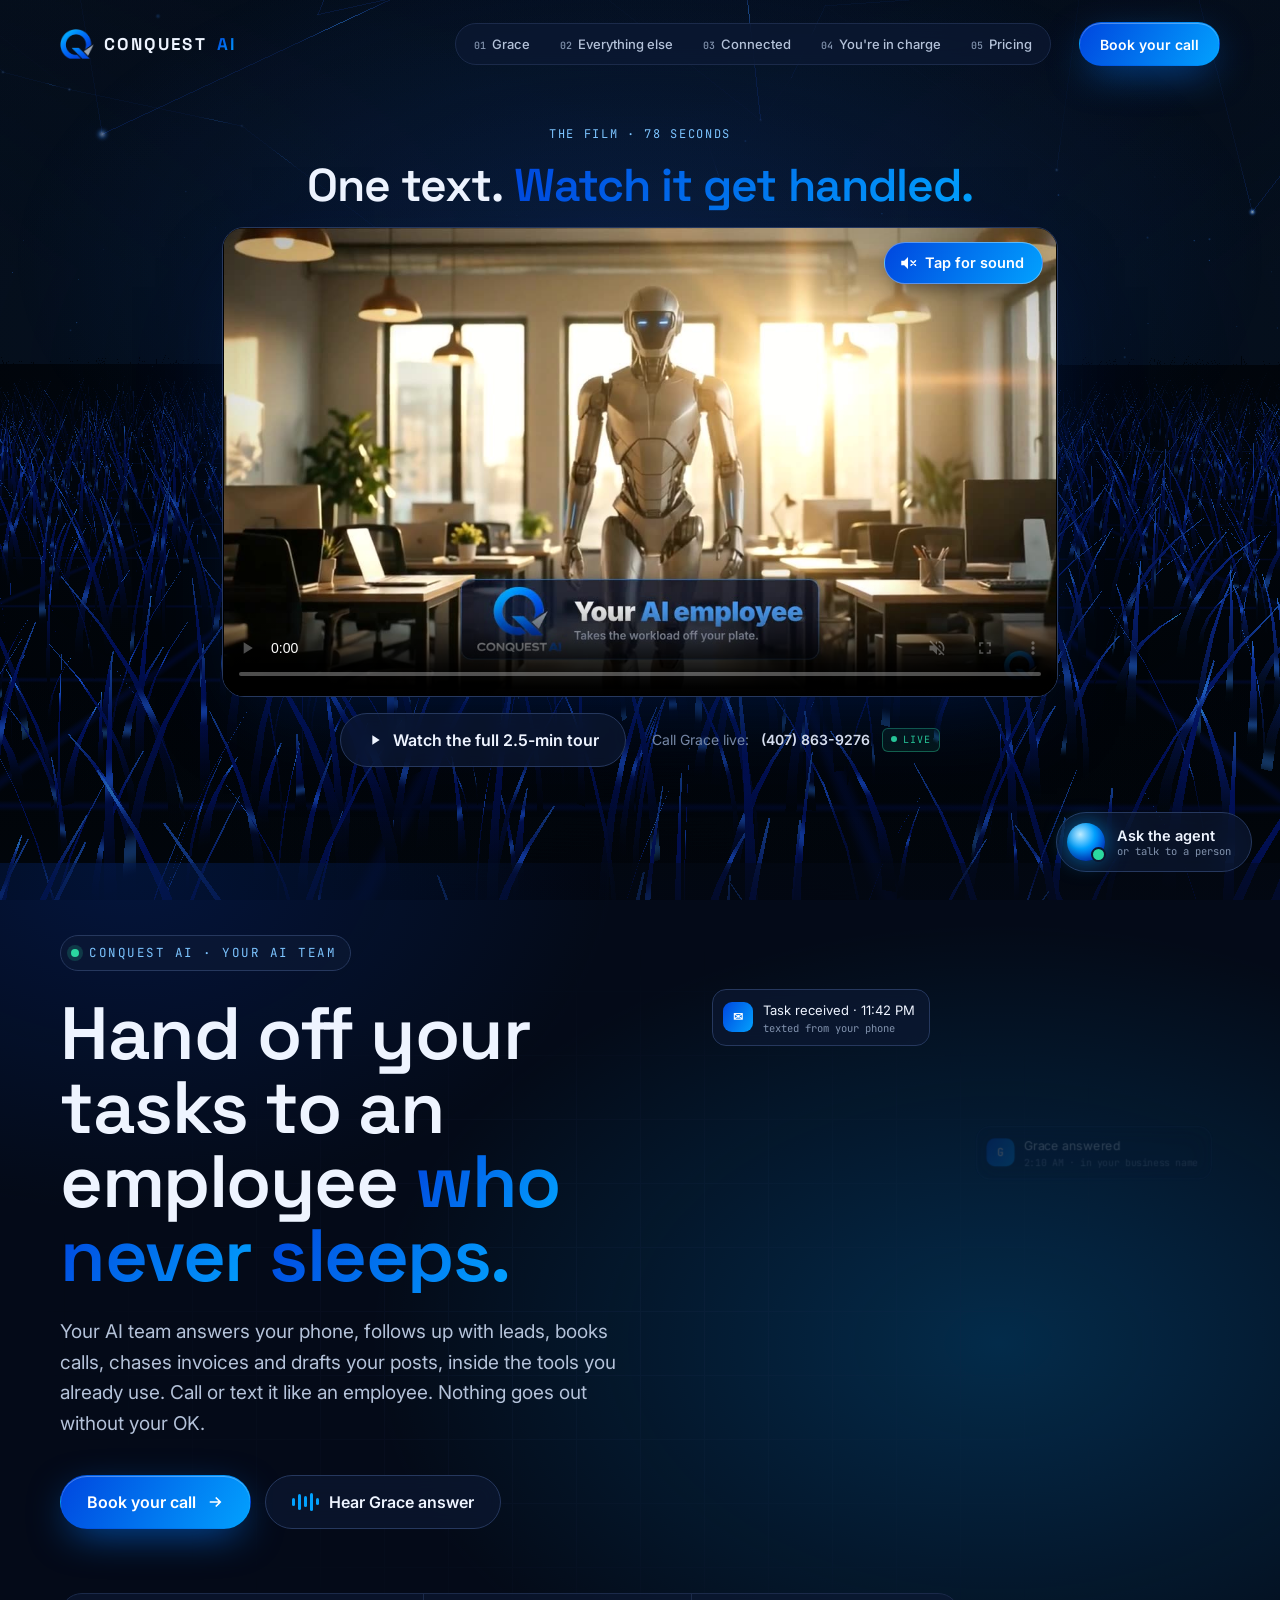
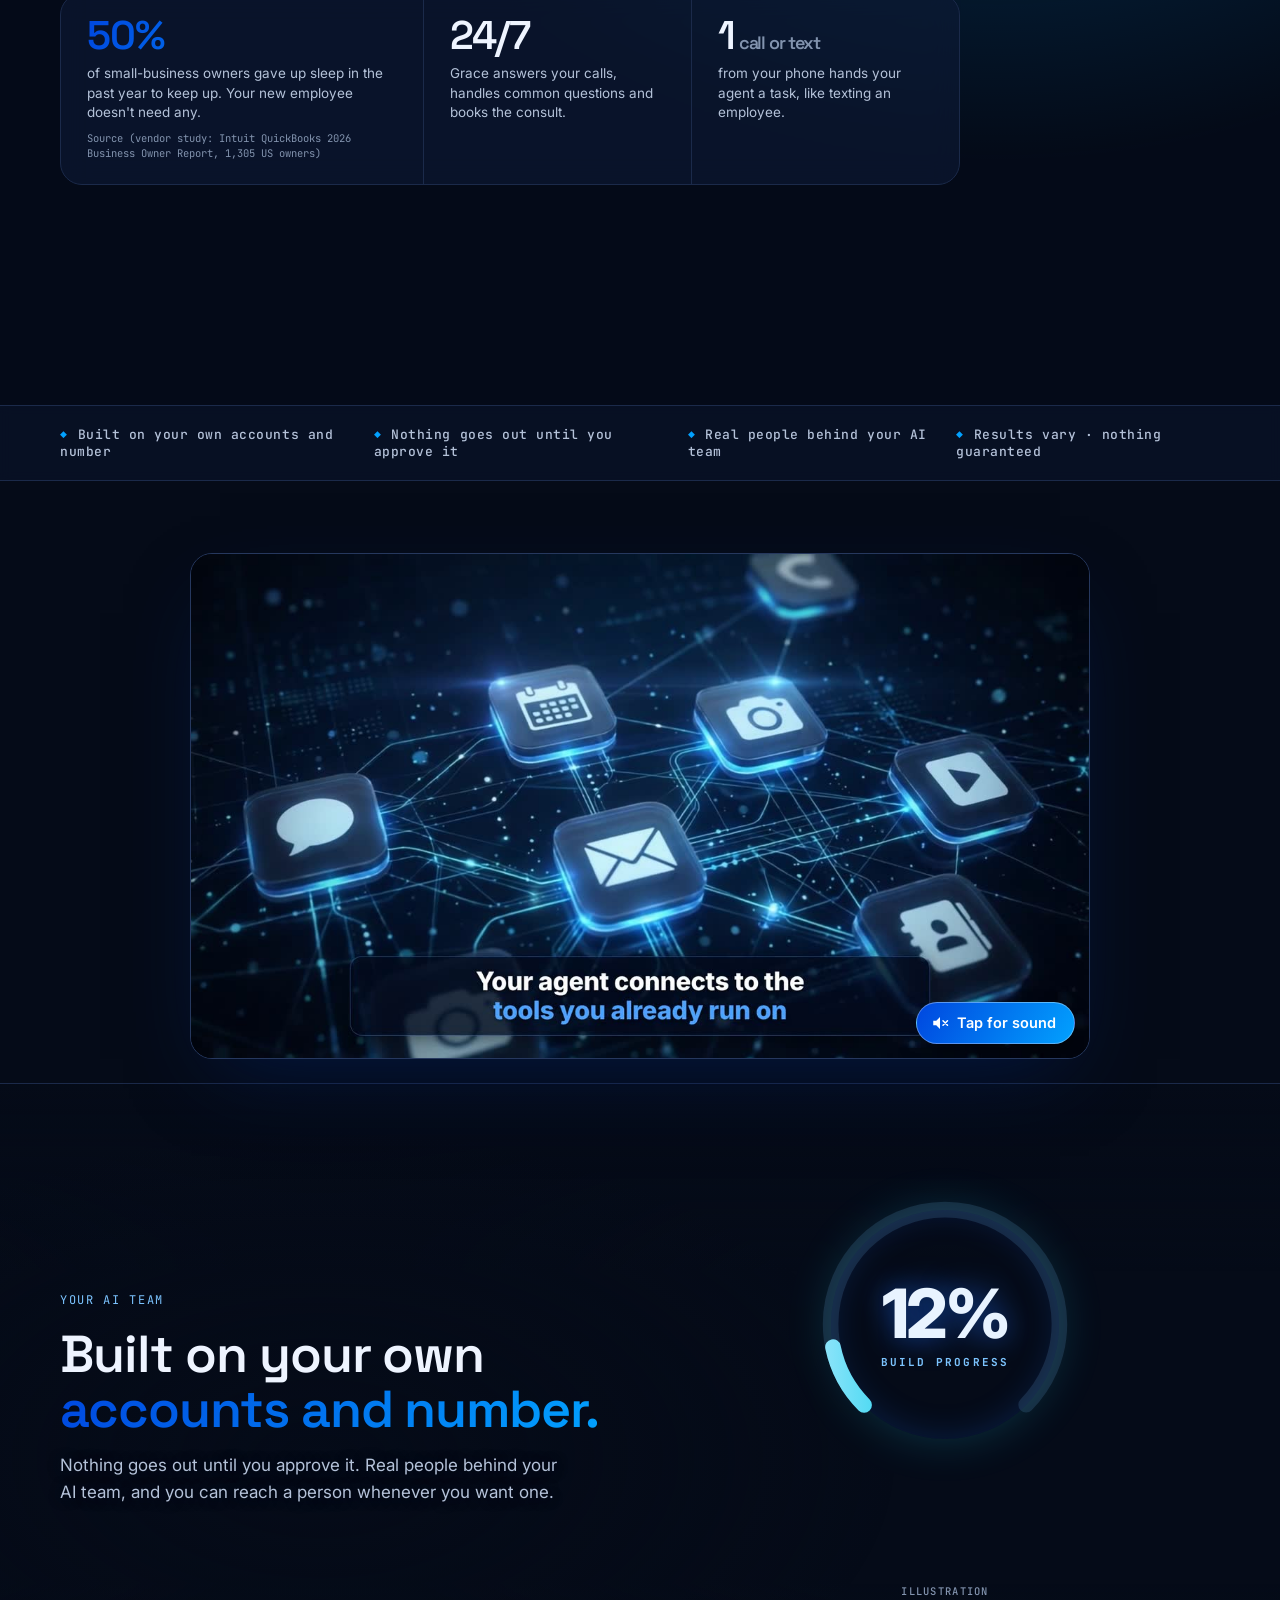
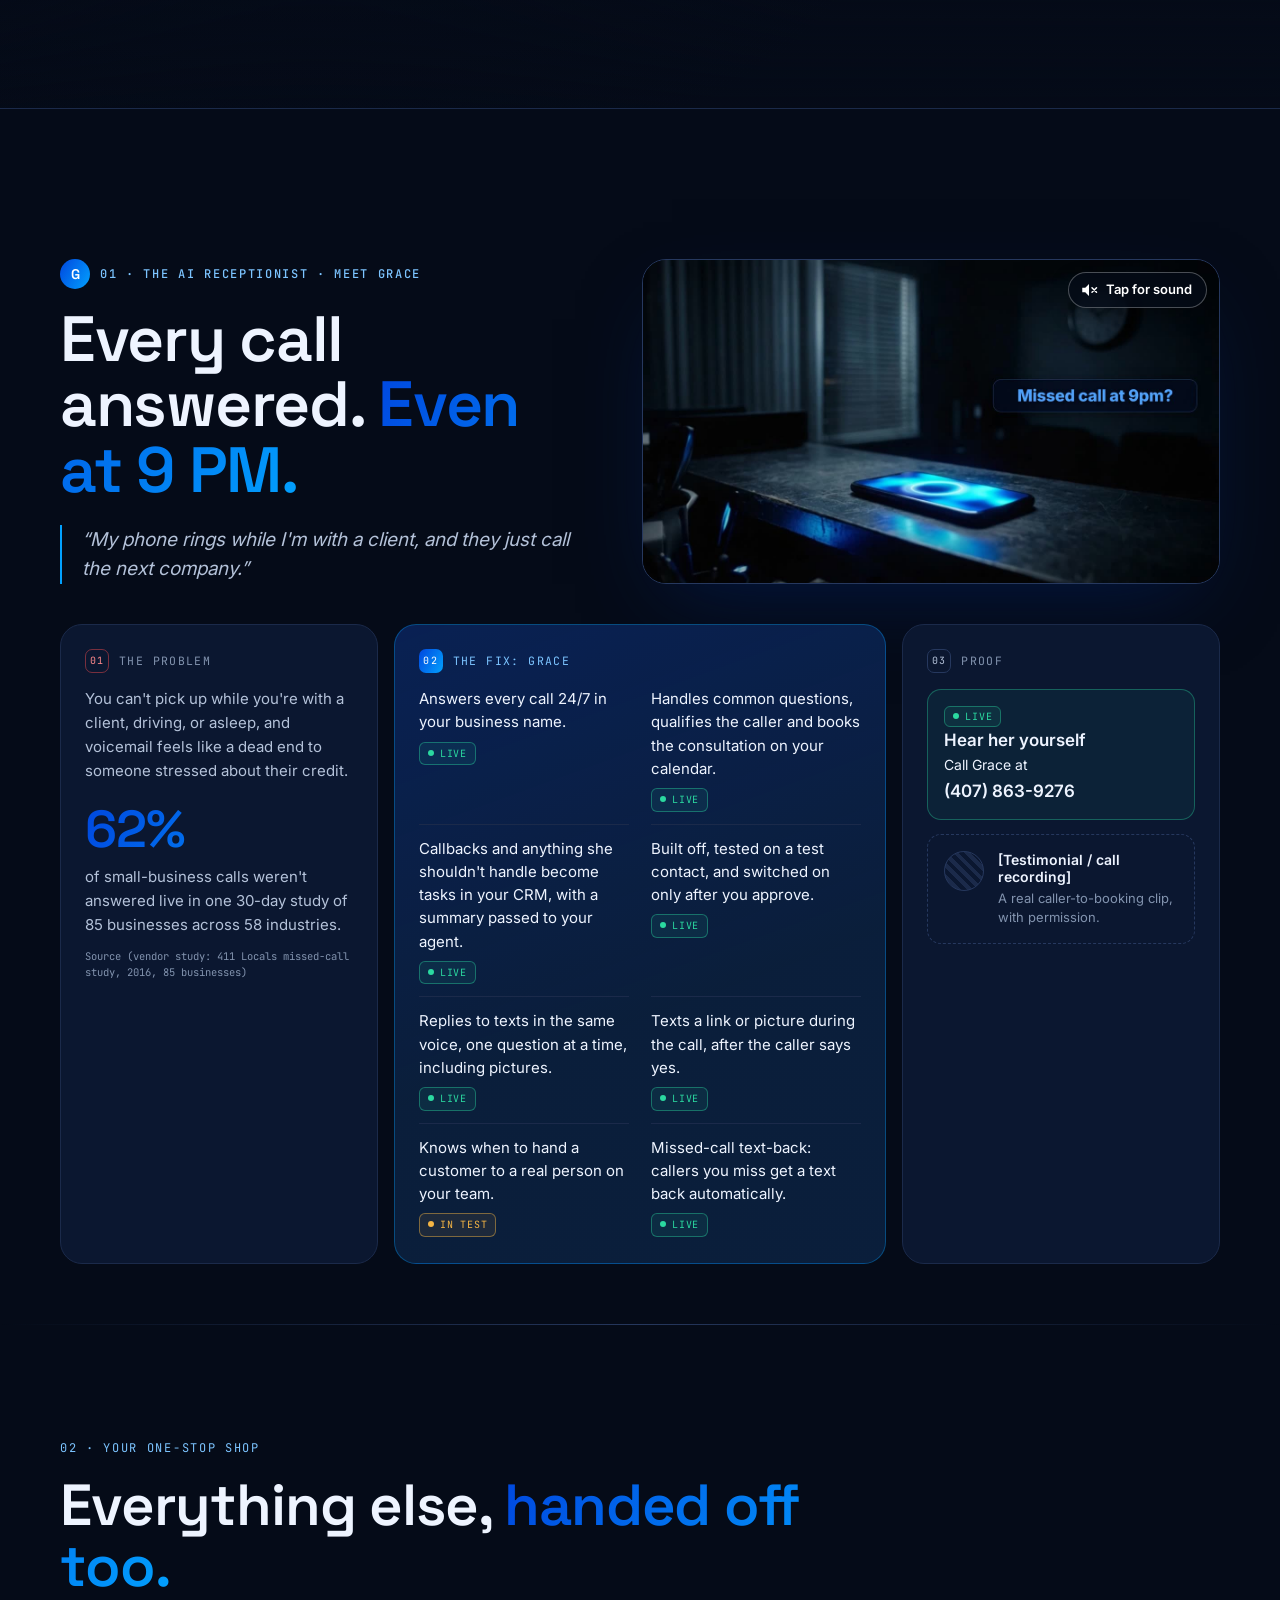
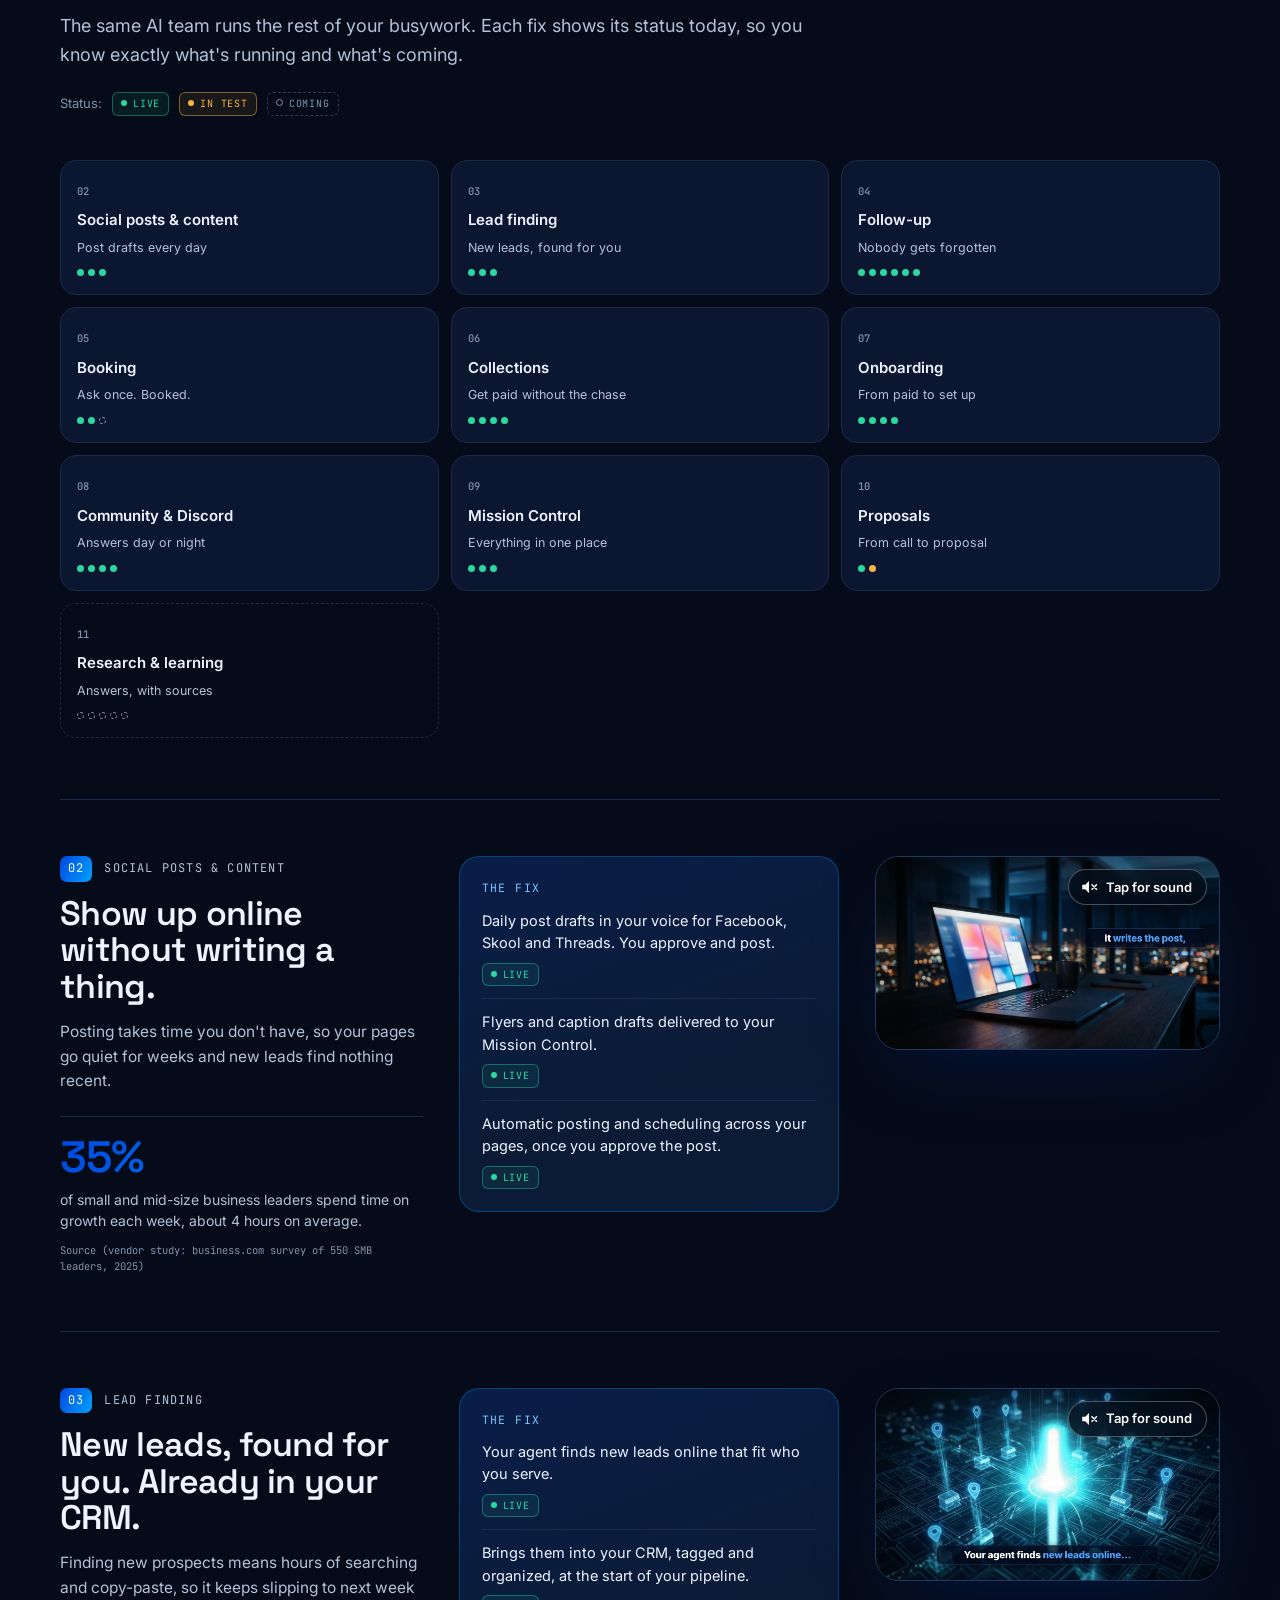
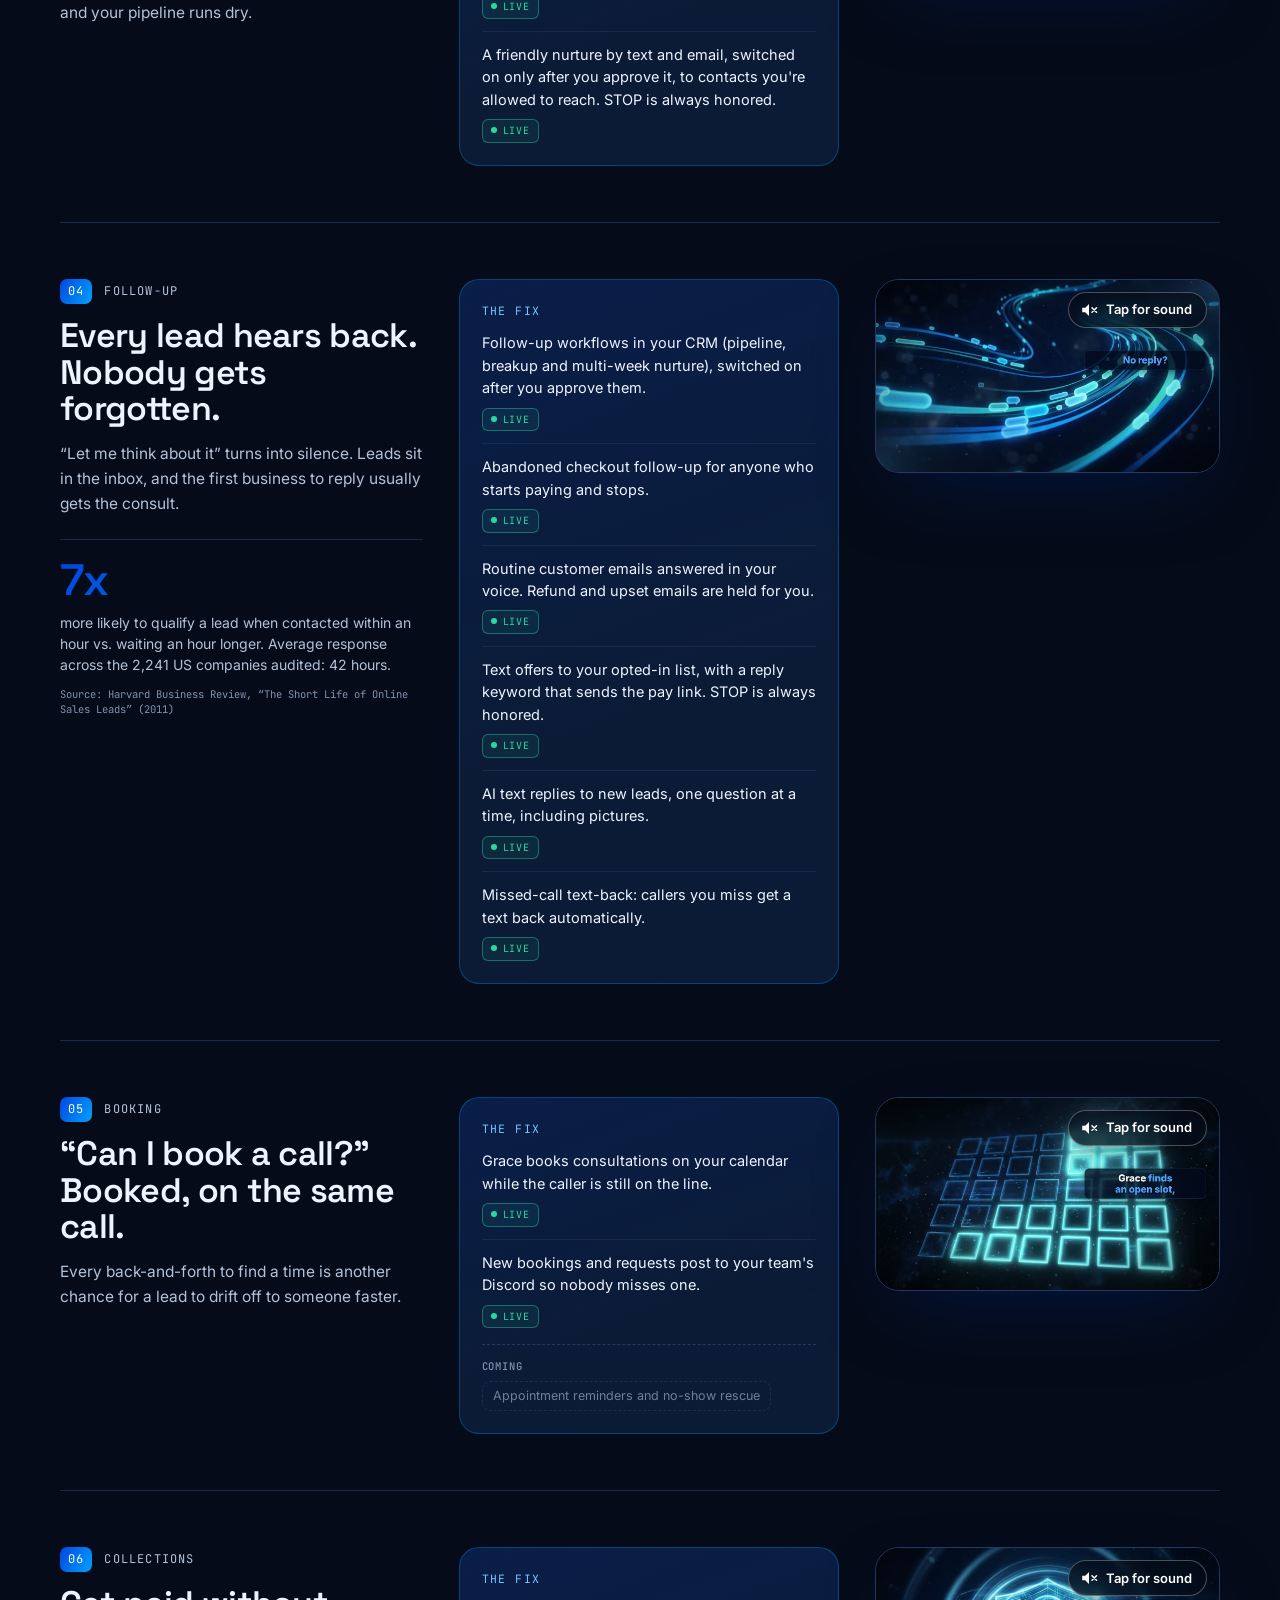
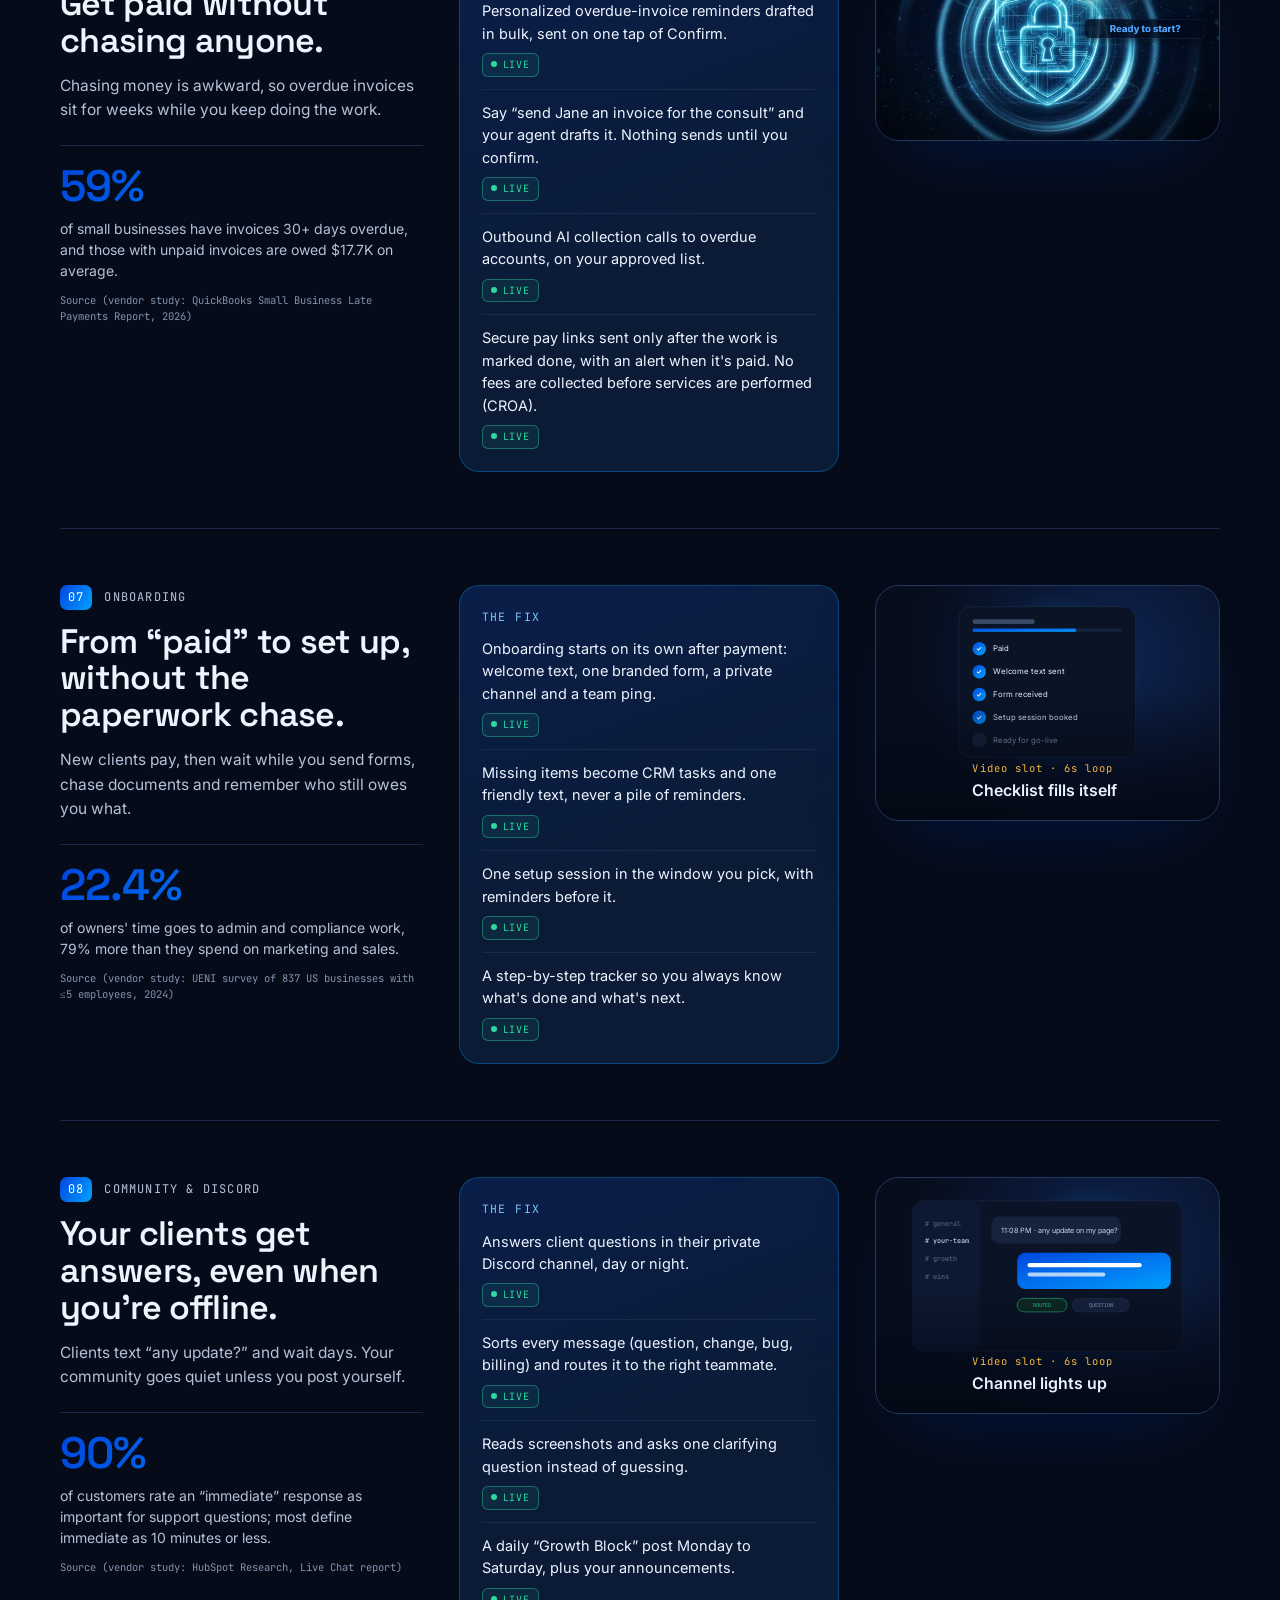
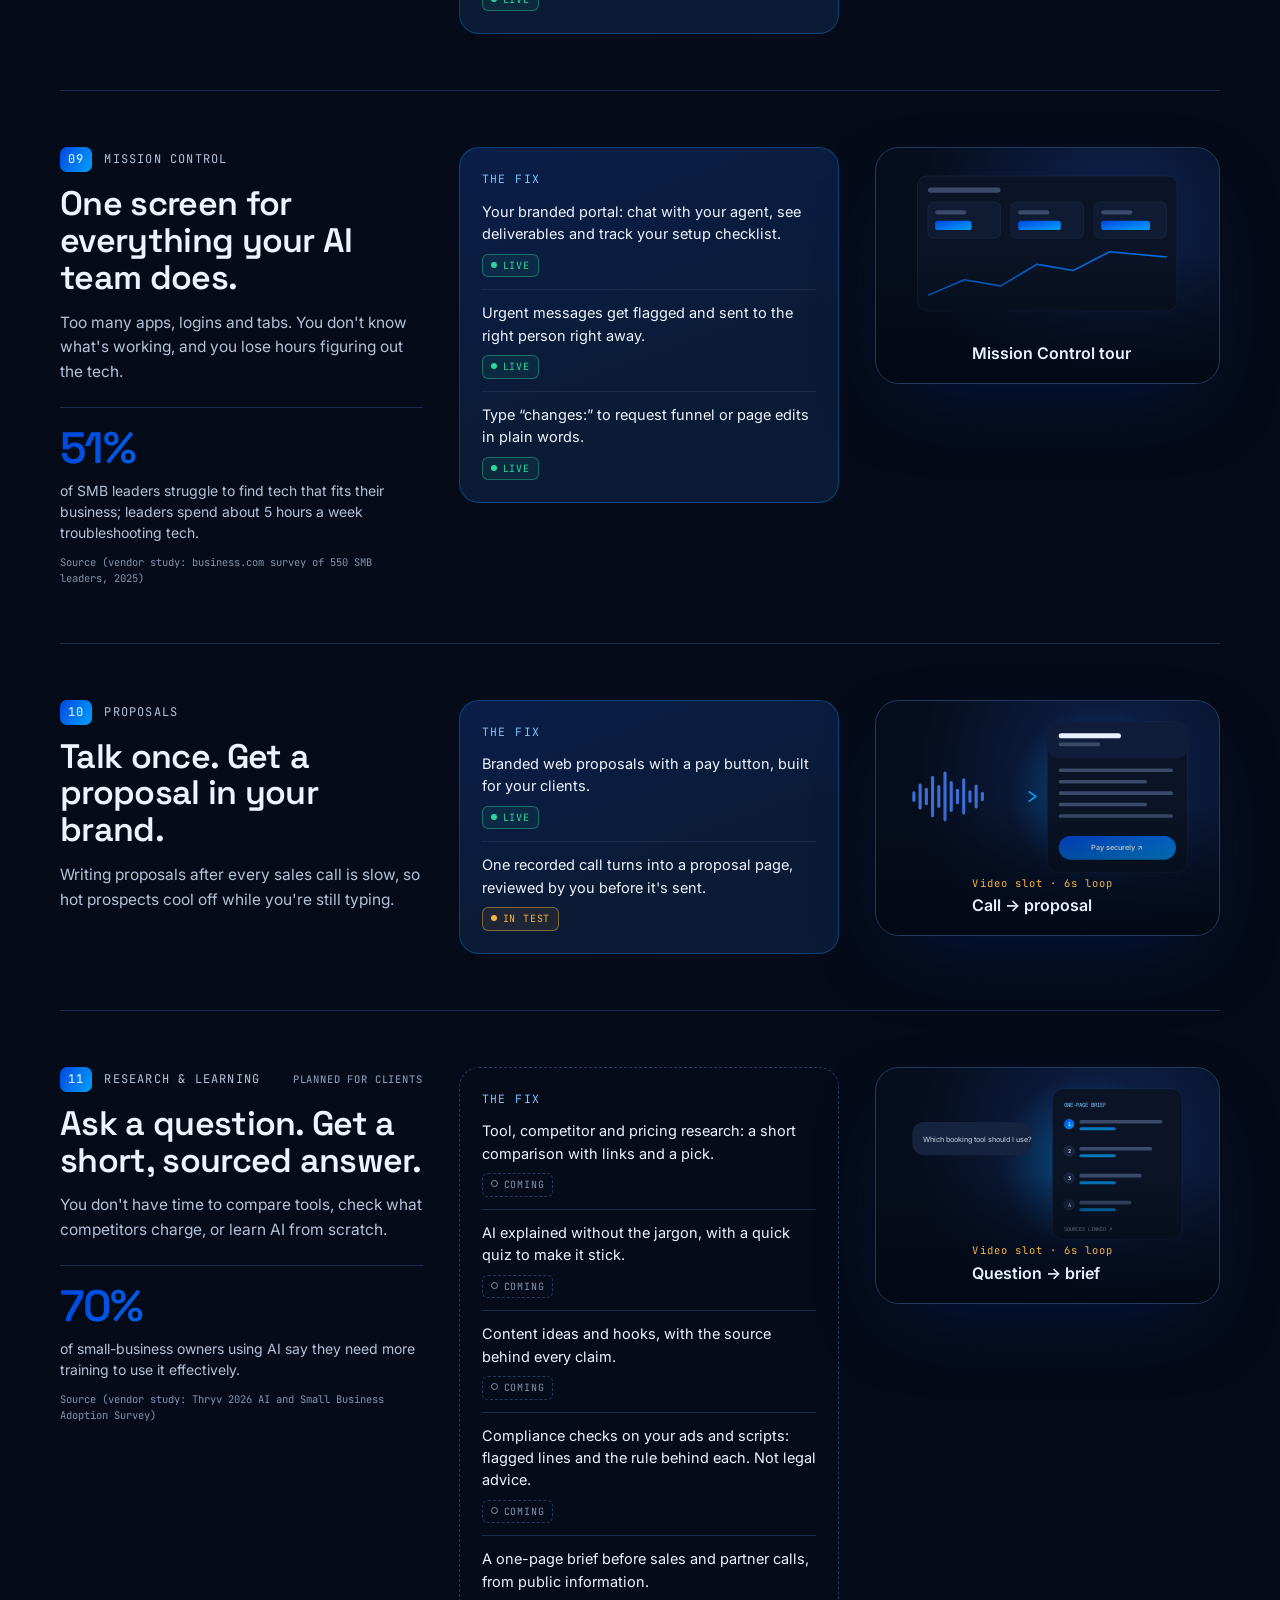
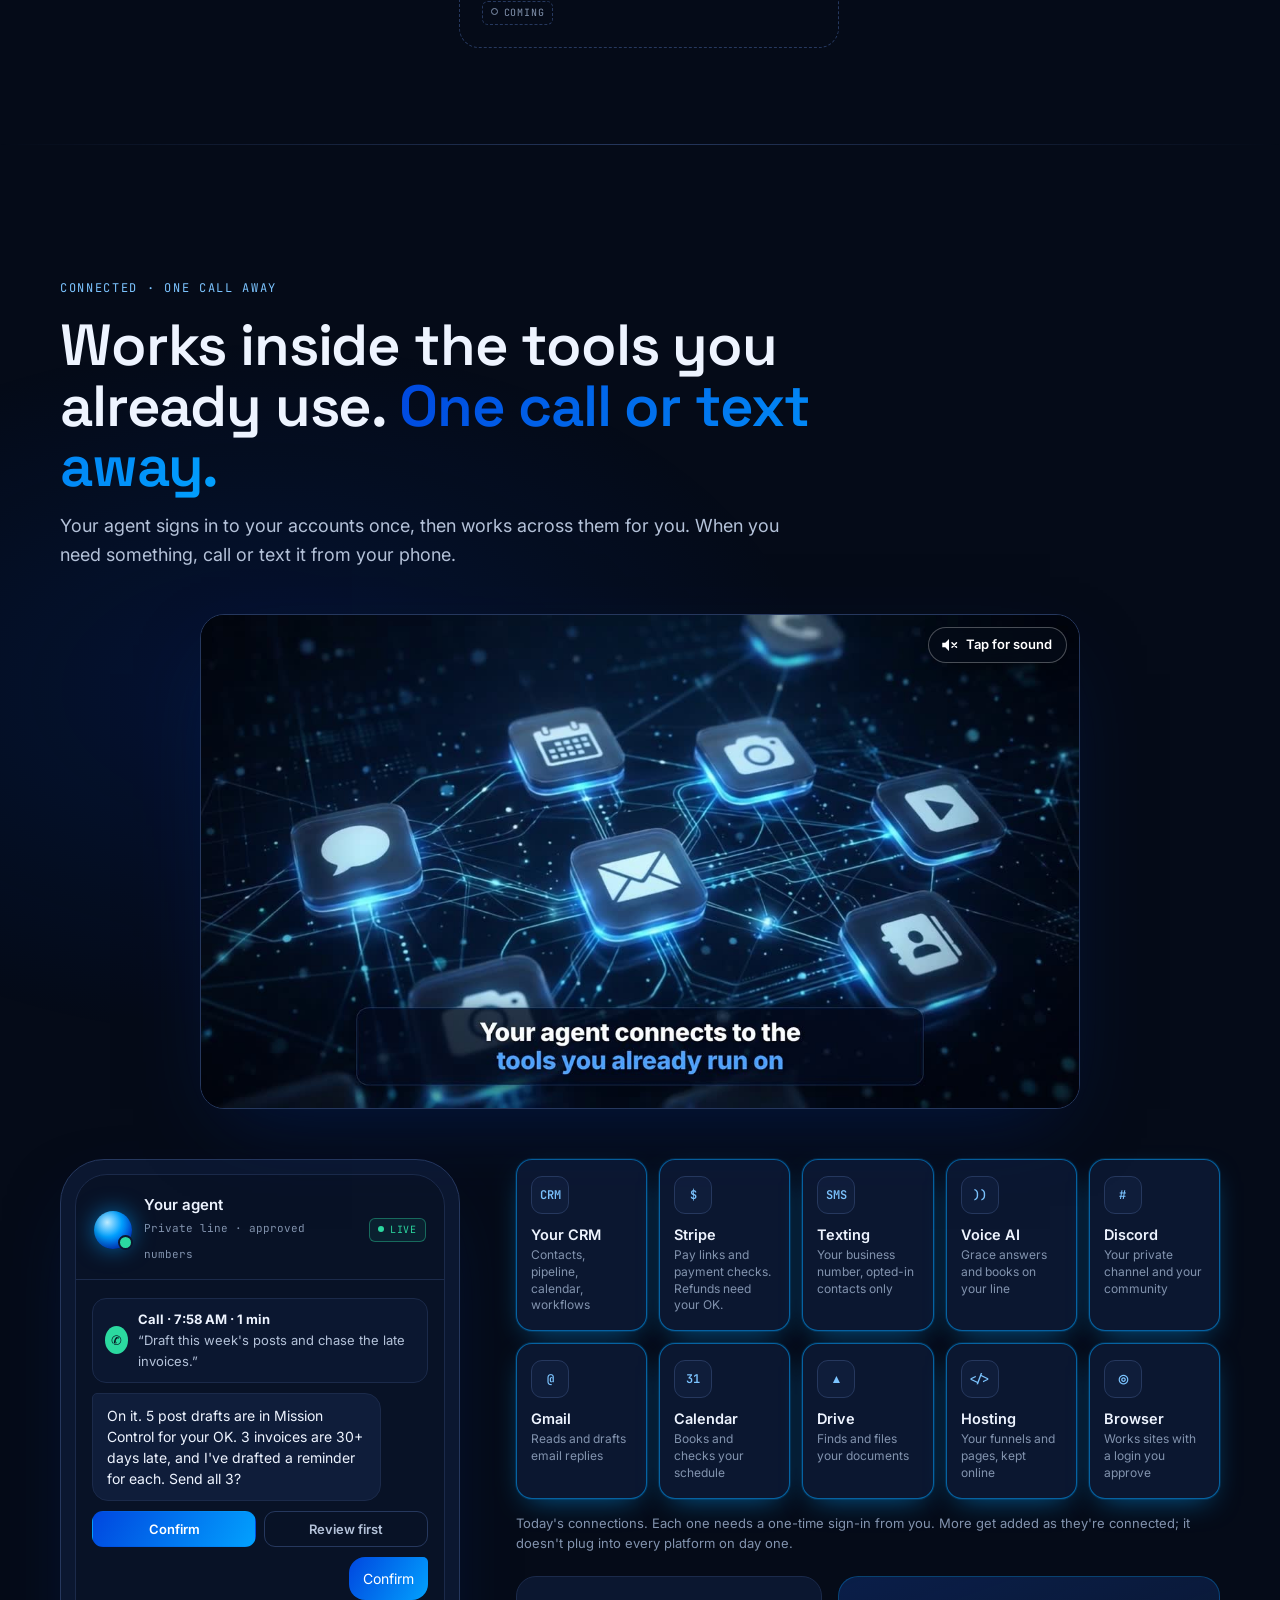
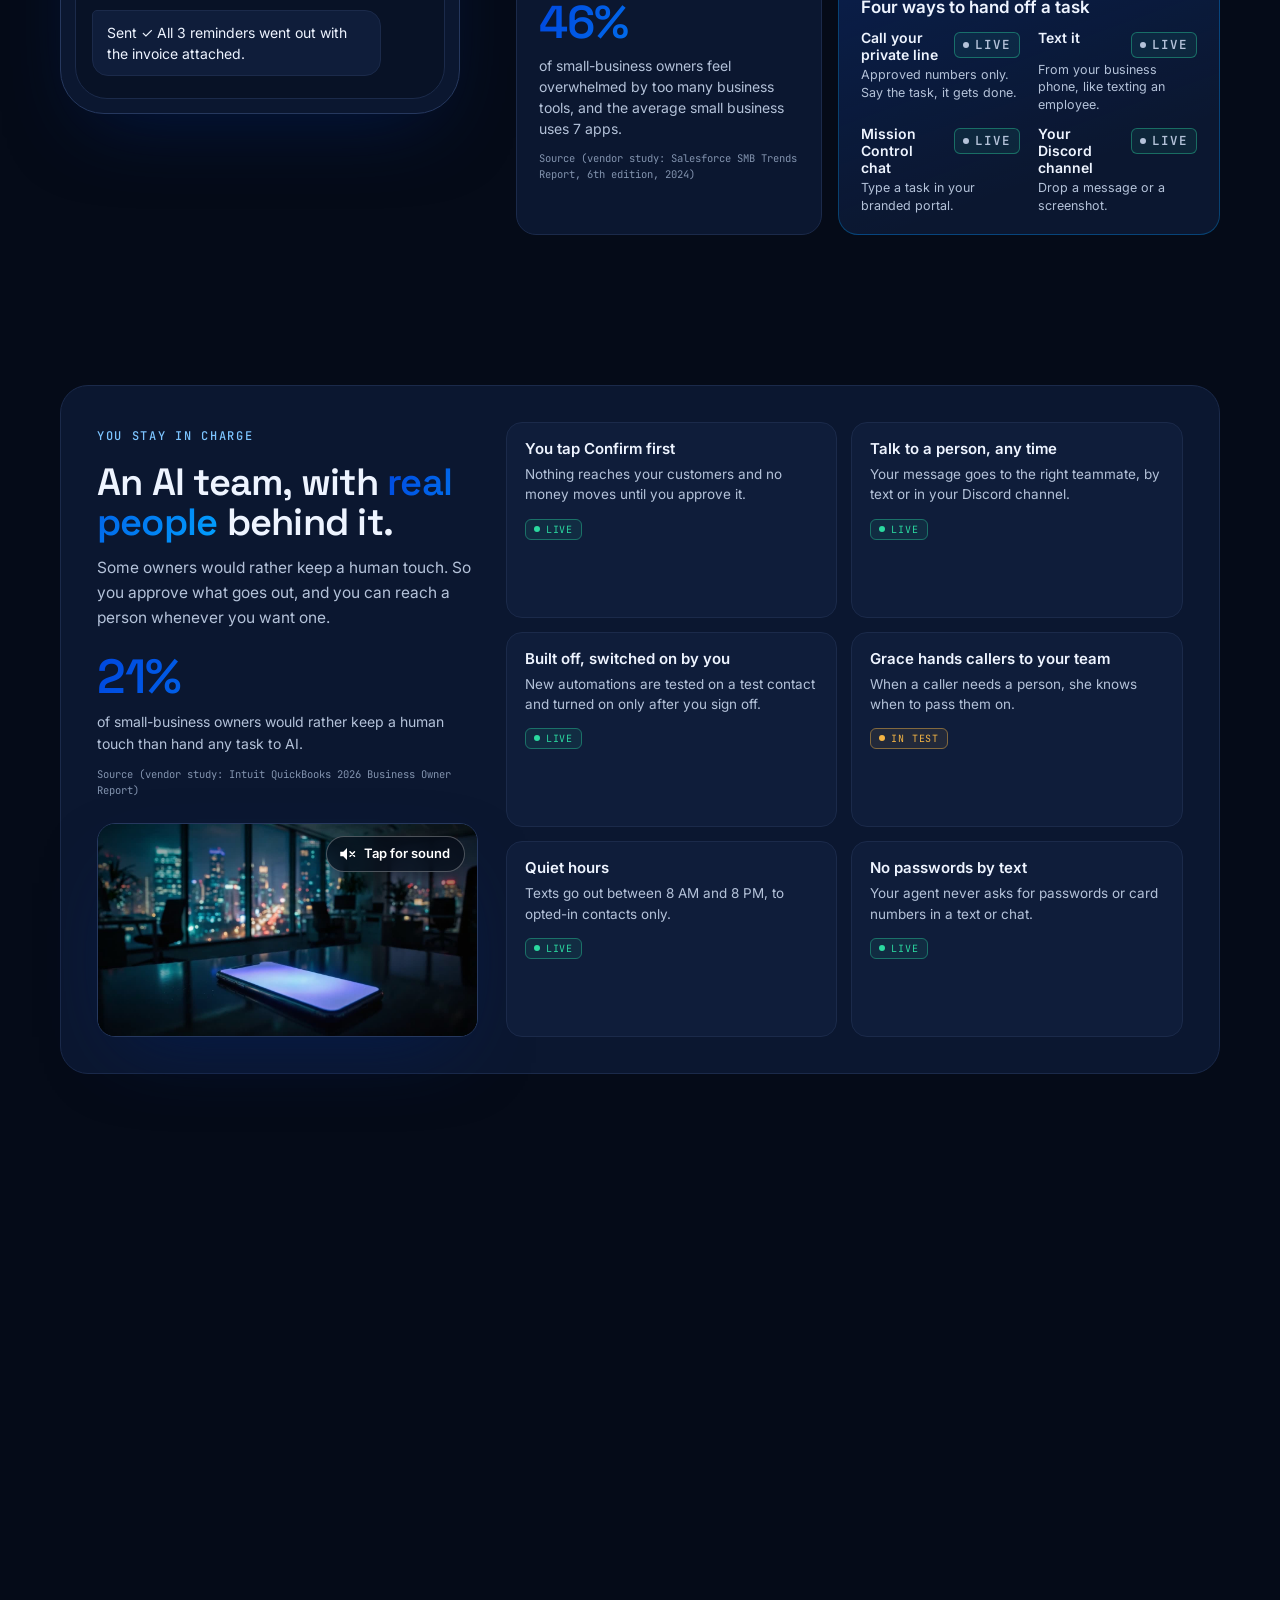
<file: index.html>
<!doctype html>
<html lang="en" data-theme="dark">
<head>
<meta charset="utf-8">
<meta name="viewport" content="width=device-width,initial-scale=1,viewport-fit=cover">
<meta name="robots" content="index,follow">
<meta name="description" content="Your AI team answers your phone, follows up with leads, books calls, chases invoices and drafts your posts. Call or text it like an employee. Nothing goes out without your OK.">
<link rel="canonical" href="https://ai.questwon.com/">
<meta property="og:type" content="website">
<meta property="og:url" content="https://ai.questwon.com/">
<meta property="og:title" content="Conquest AI · Hand off your tasks to an employee who never sleeps">
<meta property="og:description" content="Your AI team answers your phone, follows up with leads, books calls, chases invoices and drafts your posts. Call or text it like an employee. Nothing goes out without your OK.">
<meta property="og:image" content="https://ai.questwon.com/assets/og-share.jpg">
<meta property="og:image:alt" content="Conquest AI: One Text">
<meta property="og:site_name" content="Conquest AI">
<meta name="twitter:card" content="summary_large_image">
<meta name="twitter:title" content="Conquest AI · Hand off your tasks to an employee who never sleeps">
<meta name="twitter:description" content="Your AI team answers your phone, follows up with leads, books calls, chases invoices and drafts your posts. Call or text it like an employee. Nothing goes out without your OK.">
<meta name="twitter:image" content="https://ai.questwon.com/assets/og-share.jpg">
<meta name="theme-color" content="#050B18">
<title>Conquest AI · Hand off your tasks to an employee who never sleeps</title>
<link rel="preload" href="fonts/sg.woff2" as="font" type="font/woff2" crossorigin>
<link rel="preload" href="fonts/inter.woff2" as="font" type="font/woff2" crossorigin>
<link rel="icon" type="image/png" href="assets/icon.png">
<link rel="stylesheet" href="css/base.css">
<link rel="stylesheet" href="css/m1.css">
<link rel="stylesheet" href="css/video.css">
<!-- Conquest AI production funnel. Source: video-preview f36018d. Built for https://ai.questwon.com/ -->
</head>
<body>
<div class="bgfield" id="bgfield" aria-hidden="true"><canvas></canvas></div>
<header class="nav"><div class="wrap">
  <a class="logo" href="#one-text" data-scroll><img src="assets/icon.png" alt="" width="34" height="34"><b>CONQUEST</b><span>AI</span></a>
  <nav><a href="#grace" data-scroll data-nav="grace"><i>01</i>Grace</a><a href="#shop" data-scroll data-nav="shop"><i>02</i>Everything else</a><a href="#connect" data-scroll data-nav="connect"><i>03</i>Connected</a><a href="#control" data-scroll data-nav="control"><i>04</i>You're in charge</a><a href="#offer" data-scroll data-nav="offer"><i>05</i>Pricing</a></nav>
  <a class="btn btn-p" href="#offer" data-scroll>Book your call</a>
</div></header>

<section class="sec film film-top" id="one-text"><div class="wrap">
  <div class="sh rv film-head"><span class="tag">The film · 78 seconds</span><h2>One text. <span class="gtext">Watch it get handled.</span></h2></div>
  <figure class="film-vid" data-film><video controls playsinline webkit-playsinline muted preload="metadata" poster="media/one-text-full-w.jpg" aria-label="Conquest AI: One Text (78-second film)"><source src="media/one-text-full-w.mp4" type="video/mp4"><track kind="captions" srclang="en" label="English" src="media/one-text-full-w.vtt"></video><button class="vsound film-sound" type="button" aria-pressed="false"><span class="ic" aria-hidden="true"></span><span class="t">Tap for sound</span></button><figcaption class="vcap"><b>Conquest AI: One Text</b></figcaption></figure>
  <div class="film-under"><button class="btn btn-g tour-btn" type="button" data-tour><svg viewBox="0 0 24 24" fill="currentColor" aria-hidden="true"><path d="M8 5v14l11-7z"/></svg> Watch the full 2.5-min tour</button><div class="call">Call Grace live: <b><a href="tel:+14078639276">(407) 863-9276</a></b> <span class="st st-live">Live</span></div></div>
</div></section>

<!-- ===== HERO ===== -->
<section class="hero" id="top">
  <canvas id="core" aria-hidden="true"></canvas>
  <div class="chipf c1"><span class="ic">✉</span><div>Task received · 11:42 PM<small>texted from your phone</small></div></div>
  <div class="chipf c2"><span class="ic">G</span><div>Grace answered<small>2:10 AM · in your business name</small></div></div>
  <div class="chipf c3"><span class="ic">✎</span><div>5 post drafts ready<small>waiting for your OK</small></div></div>
  <div class="chipf c4"><span class="ic">✓</span><div>Invoice reminders ready<small>tap Confirm to send</small></div></div>
  <div class="wrap">
    <span class="eyebrow"><span class="dot"></span>Conquest AI · your AI team</span>
    <h1 class="split">Hand off your tasks to an employee <span class="gtext">who never sleeps.</span></h1>
    <p class="sub">Your AI team answers your phone, follows up with leads, books calls, chases invoices and drafts your posts, inside the tools you already use. Call or text it like an employee. Nothing goes out without your OK.</p>
    <div class="ctas">
      <a class="btn btn-p" href="#offer" data-scroll>Book your call <svg viewBox="0 0 24 24" fill="none" stroke="currentColor" stroke-width="2.2"><path d="M5 12h14M13 6l6 6-6 6"/></svg></a>
      <a class="btn btn-g" href="#grace" data-scroll><span class="wave"><i style="height:8px"></i><i style="height:16px"></i><i style="height:11px"></i><i style="height:18px"></i><i style="height:7px"></i></span> Hear Grace answer</a>
    </div>
    <div class="hstats">
      <div><div class="k gtext"><span class="count" data-to="50" data-load>50</span>%</div><p>of small-business owners gave up sleep in the past year to keep up. Your new employee doesn't need any.</p><div class="src">Source (vendor study: Intuit QuickBooks 2026 Business Owner Report, 1,305 US owners)</div></div>
      <div><div class="k">24/7</div><p>Grace answers your calls, handles common questions and books the consult.</p></div>
      <div><div class="k">1<small>call or text</small></div><p>from your phone hands your agent a task, like texting an employee.</p></div>
    </div>
  </div>
  <div class="grass-band" aria-hidden="true"><canvas id="grass"></canvas></div>
</section>

<div class="ribbon"><div class="wrap"><span>Built on your own accounts and number</span><span>Nothing goes out until you approve it</span><span>Real people behind your AI team</span><span>Results vary · nothing guaranteed</span></div></div>

<section class="sec hl-sec" id="in-60"><div class="wrap"><div class="hero-vid"><figure class="video vid vid-hero" data-vid="highlight" data-eager><video muted playsinline loop preload="none" data-v="media/highlight-v" data-w="media/highlight-w" aria-label="Conquest AI in 60 seconds"></video><button class="vsound" type="button" aria-pressed="false"><span class="ic" aria-hidden="true"></span><span class="t">Tap for sound</span></button><figcaption class="vcap"><b>Conquest AI in 60 seconds</b></figcaption></figure></div></div></section>

<section class="buildfx" id="team"><canvas id="buildgl" aria-hidden="true"></canvas><div class="wrap bx-grid">
  <div class="bx-text"><span class="tag">Your AI team</span><h2>Built on your own <span class="gtext">accounts and number.</span></h2><p>Nothing goes out until you approve it. Real people behind your AI team, and you can reach a person whenever you want one.</p></div>
  <div class="bx-vis" role="img" aria-label="Illustration: build progress for the receptionist, follow-up and your agent"><div class="bx-gauge"><svg viewBox="0 0 100 100" aria-hidden="true"><defs><linearGradient id="bxg" x1="0" y1="0" x2="1" y2="1"><stop offset="0" stop-color="#1F6FFF"/><stop offset=".6" stop-color="#22D3EE"/><stop offset="1" stop-color="#BDEBFF"/></linearGradient></defs><circle class="bx-ring-bg" cx="50" cy="50" r="44" pathLength="1"/><circle class="bx-ring-fg" cx="50" cy="50" r="44" pathLength="1"/></svg><div class="bx-gin"><span class="bx-num">100%</span><span class="bx-lbl">Build progress</span></div></div><div class="bx-cards"><div class="bx-card"><small>Receptionist</small><b>100%</b><i></i></div><div class="bx-card"><small>Follow-up</small><b>100%</b><i></i></div><div class="bx-card"><small>Your agent</small><b>100%</b><i></i></div></div><span class="bx-note">Illustration</span></div>
</div></section>

<section class="grace" id="grace"><div class="wrap">
  <div class="grace-top">
    <div class="rv"><span class="gname"><i>G</i>01 · The AI receptionist · meet Grace</span>
      <h2>Every call answered. <span class="gtext">Even at 9 PM.</span></h2>
      <blockquote>“My phone rings while I&#x27;m with a client, and they just call the next company.”</blockquote></div>
    <figure class="video vid " data-vid="clip4"><video muted playsinline loop preload="none" data-v="media/clip4-r2-v" data-w="media/clip4-r2-w" aria-label="Grace never misses a call"></video><button class="vsound" type="button" aria-pressed="false"><span class="ic" aria-hidden="true"></span><span class="t">Tap for sound</span></button><figcaption class="vcap"><b>Grace never misses a call</b></figcaption></figure>
  </div>
  <div class="beats gbeats">
    <div class="beat b1"><div class="bl"><i>01</i>The problem</div><p>You can&#x27;t pick up while you&#x27;re with a client, driving, or asleep, and voicemail feels like a dead end to someone stressed about their credit.</p><div class="stat" style="margin-top:20px"><span class="count" data-to="62">62</span>%</div><p>of small-business calls weren&#x27;t answered live in one 30-day study of 85 businesses across 58 industries.</p><p class="src">Source (vendor study: 411 Locals missed-call study, 2016, 85 businesses)</p></div>
    <div class="beat b2"><div class="bl"><i>02</i>The fix: Grace</div><ul class="fix"><li><span>Answers every call 24/7 in your business name.</span><span class="st st-live">Live</span></li><li><span>Handles common questions, qualifies the caller and books the consultation on your calendar.</span><span class="st st-live">Live</span></li><li><span>Callbacks and anything she shouldn&#x27;t handle become tasks in your CRM, with a summary passed to your agent.</span><span class="st st-live">Live</span></li><li><span>Built off, tested on a test contact, and switched on only after you approve.</span><span class="st st-live">Live</span></li><li><span>Replies to texts in the same voice, one question at a time, including pictures.</span><span class="st st-live">Live</span></li><li><span>Texts a link or picture during the call, after the caller says yes.</span><span class="st st-live">Live</span></li><li><span>Knows when to hand a customer to a real person on your team.</span><span class="st st-test">In test</span></li><li><span>Missed-call text-back: callers you miss get a text back automatically.</span><span class="st st-live">Live</span></li></ul></div>
    <div class="beat b3"><div class="bl"><i>03</i>Proof</div>
      <div class="callcard"><span class="st st-live">Live</span><b>Hear her yourself</b>Call Grace at <b><a href="tel:+14078639276">(407) 863-9276</a></b></div>
      <div class="ph-proof" style="margin-top:14px"><div class="ph-av"></div><div><b>[Testimonial / call recording]</b><span>A real caller-to-booking clip, with permission.</span></div></div></div>
  </div>
</div></section>

<section class="shop" id="shop"><div class="wrap">
  <div class="sh rv"><span class="tag">02 · Your one-stop shop</span><h2>Everything else, <span class="gtext">handed off too.</span></h2><p>The same AI team runs the rest of your busywork. Each fix shows its status today, so you know exactly what's running and what's coming.</p></div>
  <div class="legend">Status: <span class="st st-live">Live</span><span class="st st-test">In test</span><span class="st st-soon">Coming</span></div>
  <div class="idx"><a href="#social" data-scroll class=""><i>02</i><b>Social posts &amp; content</b><span>Post drafts every day</span><div class="dots"><u class=""></u><u class=""></u><u class=""></u></div></a><a href="#leads" data-scroll class=""><i>03</i><b>Lead finding</b><span>New leads, found for you</span><div class="dots"><u class=""></u><u class=""></u><u class=""></u></div></a><a href="#follow" data-scroll class=""><i>04</i><b>Follow-up</b><span>Nobody gets forgotten</span><div class="dots"><u class=""></u><u class=""></u><u class=""></u><u class=""></u><u class=""></u><u class=""></u></div></a><a href="#book" data-scroll class=""><i>05</i><b>Booking</b><span>Ask once. Booked.</span><div class="dots"><u class=""></u><u class=""></u><u class="s"></u></div></a><a href="#collect" data-scroll class=""><i>06</i><b>Collections</b><span>Get paid without the chase</span><div class="dots"><u class=""></u><u class=""></u><u class=""></u><u class=""></u></div></a><a href="#onboard" data-scroll class=""><i>07</i><b>Onboarding</b><span>From paid to set up</span><div class="dots"><u class=""></u><u class=""></u><u class=""></u><u class=""></u></div></a><a href="#community" data-scroll class=""><i>08</i><b>Community &amp; Discord</b><span>Answers day or night</span><div class="dots"><u class=""></u><u class=""></u><u class=""></u><u class=""></u></div></a><a href="#mc" data-scroll class=""><i>09</i><b>Mission Control</b><span>Everything in one place</span><div class="dots"><u class=""></u><u class=""></u><u class=""></u></div></a><a href="#proposal" data-scroll class=""><i>10</i><b>Proposals</b><span>From call to proposal</span><div class="dots"><u class=""></u><u class="t"></u></div></a><a href="#research" data-scroll class="soon"><i>11</i><b>Research &amp; learning</b><span>Answers, with sources</span><div class="dots"><u class="s"></u><u class="s"></u><u class="s"></u><u class="s"></u><u class="s"></u></div></a></div>
  <div class="modpill" aria-hidden="true"><span>Now viewing</span><b>Social posts &amp; content</b></div>
  <article class="mod" id="social" data-mod="Social posts &amp; content">
  <div><div class="kicker"><span class="num">02</span><span>Social posts &amp; content</span></div><h3>Show up online without writing a thing.</h3><p class="prob">Posting takes time you don&#x27;t have, so your pages go quiet for weeks and new leads find nothing recent.</p><div class="mstat"><div class="stat"><span class="count" data-to="35">35</span>%</div><p>of small and mid-size business leaders spend time on growth each week, about 4 hours on average.</p><p class="src">Source (vendor study: business.com survey of 550 SMB leaders, 2025)</p></div></div>
  <div class="fixbox"><div class="bl" style="color:var(--sky)">The fix</div><ul class="fix"><li><span>Daily post drafts in your voice for Facebook, Skool and Threads. You approve and post.</span><span class="st st-live">Live</span></li><li><span>Flyers and caption drafts delivered to your Mission Control.</span><span class="st st-live">Live</span></li><li><span>Automatic posting and scheduling across your pages, once you approve the post.</span><span class="st st-live">Live</span></li></ul></div>
  <figure class="video vid " data-vid="clip3"><video muted playsinline loop preload="none" data-v="media/clip3-v" data-w="media/clip3-w" aria-label="Posts and schedules"></video><button class="vsound" type="button" aria-pressed="false"><span class="ic" aria-hidden="true"></span><span class="t">Tap for sound</span></button><figcaption class="vcap"><b>Posts and schedules</b></figcaption></figure>
</article><article class="mod" id="leads" data-mod="Lead finding">
  <div><div class="kicker"><span class="num">03</span><span>Lead finding</span></div><h3>New leads, found for you. Already in your CRM.</h3><p class="prob">Finding new prospects means hours of searching and copy-paste, so it keeps slipping to next week and your pipeline runs dry.</p></div>
  <div class="fixbox"><div class="bl" style="color:var(--sky)">The fix</div><ul class="fix"><li><span>Your agent finds new leads online that fit who you serve.</span><span class="st st-live">Live</span></li><li><span>Brings them into your CRM, tagged and organized, at the start of your pipeline.</span><span class="st st-live">Live</span></li><li><span>A friendly nurture by text and email, switched on only after you approve it, to contacts you&#x27;re allowed to reach. STOP is always honored.</span><span class="st st-live">Live</span></li></ul></div>
  <figure class="video vid " data-vid="clip9"><video muted playsinline loop preload="none" data-v="media/clip9-v" data-w="media/clip9-w" aria-label="Finds new leads"></video><button class="vsound" type="button" aria-pressed="false"><span class="ic" aria-hidden="true"></span><span class="t">Tap for sound</span></button><figcaption class="vcap"><b>Finds new leads</b></figcaption></figure>
</article><article class="mod" id="follow" data-mod="Follow-up">
  <div><div class="kicker"><span class="num">04</span><span>Follow-up</span></div><h3>Every lead hears back. Nobody gets forgotten.</h3><p class="prob">“Let me think about it” turns into silence. Leads sit in the inbox, and the first business to reply usually gets the consult.</p><div class="mstat"><div class="stat"><span class="count" data-to="7">7</span>x</div><p>more likely to qualify a lead when contacted within an hour vs. waiting an hour longer. Average response across the 2,241 US companies audited: 42 hours.</p><p class="src">Source: Harvard Business Review, “The Short Life of Online Sales Leads” (2011)</p></div></div>
  <div class="fixbox"><div class="bl" style="color:var(--sky)">The fix</div><ul class="fix"><li><span>Follow-up workflows in your CRM (pipeline, breakup and multi-week nurture), switched on after you approve them.</span><span class="st st-live">Live</span></li><li><span>Abandoned checkout follow-up for anyone who starts paying and stops.</span><span class="st st-live">Live</span></li><li><span>Routine customer emails answered in your voice. Refund and upset emails are held for you.</span><span class="st st-live">Live</span></li><li><span>Text offers to your opted-in list, with a reply keyword that sends the pay link. STOP is always honored.</span><span class="st st-live">Live</span></li><li><span>AI text replies to new leads, one question at a time, including pictures.</span><span class="st st-live">Live</span></li><li><span>Missed-call text-back: callers you miss get a text back automatically.</span><span class="st st-live">Live</span></li></ul></div>
  <figure class="video vid " data-vid="clip7"><video muted playsinline loop preload="none" data-v="media/clip7-v" data-w="media/clip7-w" aria-label="Follows up"></video><button class="vsound" type="button" aria-pressed="false"><span class="ic" aria-hidden="true"></span><span class="t">Tap for sound</span></button><figcaption class="vcap"><b>Follows up</b></figcaption></figure>
</article><article class="mod" id="book" data-mod="Booking">
  <div><div class="kicker"><span class="num">05</span><span>Booking</span></div><h3>“Can I book a call?” Booked, on the same call.</h3><p class="prob">Every back-and-forth to find a time is another chance for a lead to drift off to someone faster.</p></div>
  <div class="fixbox"><div class="bl" style="color:var(--sky)">The fix</div><ul class="fix"><li><span>Grace books consultations on your calendar while the caller is still on the line.</span><span class="st st-live">Live</span></li><li><span>New bookings and requests post to your team&#x27;s Discord so nobody misses one.</span><span class="st st-live">Live</span></li></ul><div class="soonrow"><b>Coming</b><span class="sc">Appointment reminders and no-show rescue</span></div></div>
  <figure class="video vid " data-vid="clip5"><video muted playsinline loop preload="none" data-v="media/clip5-v" data-w="media/clip5-w" aria-label="Books the appointment"></video><button class="vsound" type="button" aria-pressed="false"><span class="ic" aria-hidden="true"></span><span class="t">Tap for sound</span></button><figcaption class="vcap"><b>Books the appointment</b></figcaption></figure>
</article><article class="mod" id="collect" data-mod="Collections">
  <div><div class="kicker"><span class="num">06</span><span>Collections</span></div><h3>Get paid without chasing anyone.</h3><p class="prob">Chasing money is awkward, so overdue invoices sit for weeks while you keep doing the work.</p><div class="mstat"><div class="stat"><span class="count" data-to="59">59</span>%</div><p>of small businesses have invoices 30+ days overdue, and those with unpaid invoices are owed $17.7K on average.</p><p class="src">Source (vendor study: QuickBooks Small Business Late Payments Report, 2026)</p></div></div>
  <div class="fixbox"><div class="bl" style="color:var(--sky)">The fix</div><ul class="fix"><li><span>Personalized overdue-invoice reminders drafted in bulk, sent on one tap of Confirm.</span><span class="st st-live">Live</span></li><li><span>Say “send Jane an invoice for the consult” and your agent drafts it. Nothing sends until you confirm.</span><span class="st st-live">Live</span></li><li><span>Outbound AI collection calls to overdue accounts, on your approved list.</span><span class="st st-live">Live</span></li><li><span>Secure pay links sent only after the work is marked done, with an alert when it&#x27;s paid. No fees are collected before services are performed (CROA).</span><span class="st st-live">Live</span></li></ul></div>
  <figure class="video vid " data-vid="clip6"><video muted playsinline loop preload="none" data-v="media/clip6-v" data-w="media/clip6-w" aria-label="Sends the pay link"></video><button class="vsound" type="button" aria-pressed="false"><span class="ic" aria-hidden="true"></span><span class="t">Tap for sound</span></button><figcaption class="vcap"><b>Sends the pay link</b></figcaption></figure>
</article><article class="mod" id="onboard" data-mod="Onboarding">
  <div><div class="kicker"><span class="num">07</span><span>Onboarding</span></div><h3>From “paid” to set up, without the paperwork chase.</h3><p class="prob">New clients pay, then wait while you send forms, chase documents and remember who still owes you what.</p><div class="mstat"><div class="stat"><span class="count" data-to="22.4">22.4</span>%</div><p>of owners&#x27; time goes to admin and compliance work, 79% more than they spend on marketing and sales.</p><p class="src">Source (vendor study: UENI survey of 837 US businesses with ≤5 employees, 2024)</p></div></div>
  <div class="fixbox"><div class="bl" style="color:var(--sky)">The fix</div><ul class="fix"><li><span>Onboarding starts on its own after payment: welcome text, one branded form, a private channel and a team ping.</span><span class="st st-live">Live</span></li><li><span>Missing items become CRM tasks and one friendly text, never a pile of reminders.</span><span class="st st-live">Live</span></li><li><span>One setup session in the window you pick, with reminders before it.</span><span class="st st-live">Live</span></li><li><span>A step-by-step tracker so you always know what&#x27;s done and what&#x27;s next.</span><span class="st st-live">Live</span></li></ul></div>
  <figure class="video" data-video-slot="onboard"><svg viewBox="-10 -14 660 412" preserveAspectRatio="xMidYMin meet" aria-hidden="true"><defs><linearGradient id="gonboard" x1="0" y1="0" x2="1" y2="1"><stop offset="0" stop-color="#0047DF"/><stop offset="1" stop-color="#02A1FE"/></linearGradient><radialGradient id="ronboard" cx=".5" cy=".5" r=".5"><stop offset="0" stop-color="#02A1FE" stop-opacity=".55"/><stop offset="1" stop-color="#02A1FE" stop-opacity="0"/></radialGradient></defs><circle cx="330" cy="170" r="170" fill="url(#ronboard)" opacity=".7"/><rect x="150" y="26" width="340" height="290" rx="22" fill="#0A1426" stroke="#22304D"/><rect x="176" y="50" width="120" height="9" rx="4" fill="#3B4A68"/><rect x="176" y="68" width="288" height="6" rx="3" fill="#16233F"/><rect x="176" y="68" width="200" height="6" rx="3" fill="url(#gonboard)"/><g transform="translate(176 94)"><circle cx="13" cy="13" r="13" fill="url(#gonboard)" stroke="none"/><text x="13" y="18" fill="#fff" font-size="13" text-anchor="middle" font-family="IN" font-weight="700">✓</text><text x="40" y="18" fill="#E8F1FF" font-size="15" font-family="IN">Paid</text></g><g transform="translate(176 138)"><circle cx="13" cy="13" r="13" fill="url(#gonboard)" stroke="none"/><text x="13" y="18" fill="#fff" font-size="13" text-anchor="middle" font-family="IN" font-weight="700">✓</text><text x="40" y="18" fill="#E8F1FF" font-size="15" font-family="IN">Welcome text sent</text></g><g transform="translate(176 182)"><circle cx="13" cy="13" r="13" fill="url(#gonboard)" stroke="none"/><text x="13" y="18" fill="#fff" font-size="13" text-anchor="middle" font-family="IN" font-weight="700">✓</text><text x="40" y="18" fill="#E8F1FF" font-size="15" font-family="IN">Form received</text></g><g transform="translate(176 226)"><circle cx="13" cy="13" r="13" fill="url(#gonboard)" stroke="none"/><text x="13" y="18" fill="#fff" font-size="13" text-anchor="middle" font-family="IN" font-weight="700">✓</text><text x="40" y="18" fill="#E8F1FF" font-size="15" font-family="IN">Setup session booked</text></g><g transform="translate(176 270)"><circle cx="13" cy="13" r="13" fill="#16233F" stroke="#2A3550"/><text x="13" y="18" fill="#fff" font-size="13" text-anchor="middle" font-family="IN" font-weight="700"></text><text x="40" y="18" fill="#8FA3BF" font-size="15" font-family="IN">Ready for go-live</text></g></svg><div class="vshade"></div><figcaption><span class="vlabel">Video slot · 6s loop</span><b>Checklist fills itself</b><span>A tracker ticks down: paid, welcome sent, form in, session booked, ready.</span></figcaption></figure>
</article><article class="mod" id="community" data-mod="Community &amp; Discord">
  <div><div class="kicker"><span class="num">08</span><span>Community &amp; Discord</span></div><h3>Your clients get answers, even when you&#x27;re offline.</h3><p class="prob">Clients text “any update?” and wait days. Your community goes quiet unless you post yourself.</p><div class="mstat"><div class="stat"><span class="count" data-to="90">90</span>%</div><p>of customers rate an “immediate” response as important for support questions; most define immediate as 10 minutes or less.</p><p class="src">Source (vendor study: HubSpot Research, Live Chat report)</p></div></div>
  <div class="fixbox"><div class="bl" style="color:var(--sky)">The fix</div><ul class="fix"><li><span>Answers client questions in their private Discord channel, day or night.</span><span class="st st-live">Live</span></li><li><span>Sorts every message (question, change, bug, billing) and routes it to the right teammate.</span><span class="st st-live">Live</span></li><li><span>Reads screenshots and asks one clarifying question instead of guessing.</span><span class="st st-live">Live</span></li><li><span>A daily “Growth Block” post Monday to Saturday, plus your announcements.</span><span class="st st-live">Live</span></li></ul></div>
  <figure class="video" data-video-slot="discord"><svg viewBox="-10 -14 660 412" preserveAspectRatio="xMidYMin meet" aria-hidden="true"><defs><linearGradient id="gdiscord" x1="0" y1="0" x2="1" y2="1"><stop offset="0" stop-color="#0047DF"/><stop offset="1" stop-color="#02A1FE"/></linearGradient><radialGradient id="rdiscord" cx=".5" cy=".5" r=".5"><stop offset="0" stop-color="#02A1FE" stop-opacity=".55"/><stop offset="1" stop-color="#02A1FE" stop-opacity="0"/></radialGradient></defs><circle cx="400" cy="170" r="170" fill="url(#rdiscord)" opacity=".7"/><rect x="60" y="30" width="520" height="290" rx="22" fill="#0A1426" stroke="#22304D"/><rect x="60" y="30" width="130" height="290" rx="22" fill="#0D1932"/><text x="84" y="78" fill="#5E6E89" font-size="13" font-family="JBM"># general</text><text x="84" y="112" fill="#E8F1FF" font-size="13" font-family="JBM"># your-team</text><text x="84" y="146" fill="#5E6E89" font-size="13" font-family="JBM"># growth</text><text x="84" y="180" fill="#5E6E89" font-size="13" font-family="JBM"># wins</text><rect x="212" y="60" width="250" height="52" rx="16" fill="#16233F"/><text x="230" y="92" fill="#C9D3E3" font-size="14" font-family="IN">11:08 PM · any update on my page?</text><rect x="262" y="130" width="296" height="70" rx="16" fill="url(#gdiscord)"/><rect x="282" y="150" width="220" height="8" rx="4" fill="#fff"/><rect x="282" y="168" width="150" height="8" rx="4" fill="#fff" opacity=".7"/><rect x="262" y="218" width="96" height="26" rx="13" fill="#0E2A22" stroke="#2BD9A0"/><text x="310" y="235" fill="#2BD9A0" font-size="10" text-anchor="middle" font-family="JBM">ROUTED</text><rect x="368" y="218" width="110" height="26" rx="13" fill="#16233F" stroke="#2A3550"/><text x="423" y="235" fill="#8FA3BF" font-size="10" text-anchor="middle" font-family="JBM">QUESTION</text></svg><div class="vshade"></div><figcaption><span class="vlabel">Video slot · 6s loop</span><b>Channel lights up</b><span>A question lands at 11 PM; a reply appears, tagged and routed, before the coffee&#x27;s made.</span></figcaption></figure>
</article><article class="mod" id="mc" data-mod="Mission Control">
  <div><div class="kicker"><span class="num">09</span><span>Mission Control</span></div><h3>One screen for everything your AI team does.</h3><p class="prob">Too many apps, logins and tabs. You don&#x27;t know what&#x27;s working, and you lose hours figuring out the tech.</p><div class="mstat"><div class="stat"><span class="count" data-to="51">51</span>%</div><p>of SMB leaders struggle to find tech that fits their business; leaders spend about 5 hours a week troubleshooting tech.</p><p class="src">Source (vendor study: business.com survey of 550 SMB leaders, 2025)</p></div></div>
  <div class="fixbox"><div class="bl" style="color:var(--sky)">The fix</div><ul class="fix"><li><span>Your branded portal: chat with your agent, see deliverables and track your setup checklist.</span><span class="st st-live">Live</span></li><li><span>Urgent messages get flagged and sent to the right person right away.</span><span class="st st-live">Live</span></li><li><span>Type “changes:” to request funnel or page edits in plain words.</span><span class="st st-live">Live</span></li></ul></div>
  <figure class="video" data-video-slot="mc"><svg viewBox="-10 -14 660 412" preserveAspectRatio="xMidYMin meet" aria-hidden="true"><defs><linearGradient id="gmc" x1="0" y1="0" x2="1" y2="1"><stop offset="0" stop-color="#0047DF"/><stop offset="1" stop-color="#02A1FE"/></linearGradient><radialGradient id="rmc" cx=".5" cy=".5" r=".5"><stop offset="0" stop-color="#02A1FE" stop-opacity=".55"/><stop offset="1" stop-color="#02A1FE" stop-opacity="0"/></radialGradient></defs><rect x="70" y="40" width="500" height="260" rx="18" fill="#0A1426" stroke="#22304D"/><rect x="90" y="62" width="140" height="10" rx="5" fill="#3B4A68"/><rect x="90" y="90" width="140" height="70" rx="12" fill="#0F1B33" stroke="#22304D"/><rect x="104" y="106" width="60" height="8" rx="4" fill="#3B4A68"/><rect x="104" y="126" width="70" height="18" rx="5" fill="url(#gmc)"/><rect x="250" y="90" width="140" height="70" rx="12" fill="#0F1B33" stroke="#22304D"/><rect x="264" y="106" width="60" height="8" rx="4" fill="#3B4A68"/><rect x="264" y="126" width="82" height="18" rx="5" fill="url(#gmc)"/><rect x="410" y="90" width="140" height="70" rx="12" fill="#0F1B33" stroke="#22304D"/><rect x="424" y="106" width="60" height="8" rx="4" fill="#3B4A68"/><rect x="424" y="126" width="94" height="18" rx="5" fill="url(#gmc)"/><path d="M90 270 L160 240 L230 252 L300 210 L370 222 L440 186 L550 196" fill="none" stroke="url(#gmc)" stroke-width="3"/></svg><div class="vshade"></div><figcaption><b>Mission Control tour</b><span>The dashboard assembles tile by tile: activity, leads, what needs you.</span></figcaption></figure>
</article><article class="mod" id="proposal" data-mod="Proposals">
  <div><div class="kicker"><span class="num">10</span><span>Proposals</span></div><h3>Talk once. Get a proposal in your brand.</h3><p class="prob">Writing proposals after every sales call is slow, so hot prospects cool off while you&#x27;re still typing.</p></div>
  <div class="fixbox"><div class="bl" style="color:var(--sky)">The fix</div><ul class="fix"><li><span>Branded web proposals with a pay button, built for your clients.</span><span class="st st-live">Live</span></li><li><span>One recorded call turns into a proposal page, reviewed by you before it&#x27;s sent.</span><span class="st st-test">In test</span></li></ul></div>
  <figure class="video" data-video-slot="proposal"><svg viewBox="-10 -14 660 412" preserveAspectRatio="xMidYMin meet" aria-hidden="true"><defs><linearGradient id="gproposal" x1="0" y1="0" x2="1" y2="1"><stop offset="0" stop-color="#0047DF"/><stop offset="1" stop-color="#02A1FE"/></linearGradient><radialGradient id="rproposal" cx=".5" cy=".5" r=".5"><stop offset="0" stop-color="#02A1FE" stop-opacity=".55"/><stop offset="1" stop-color="#02A1FE" stop-opacity="0"/></radialGradient></defs><circle cx="420" cy="170" r="170" fill="url(#rproposal)" opacity=".7"/><rect x="60" y="160.0" width="6" height="20" rx="3" fill="#3B6FD6"/><rect x="72" y="145.0" width="6" height="50" rx="3" fill="#3B6FD6"/><rect x="84" y="153.0" width="6" height="34" rx="3" fill="#3B6FD6"/><rect x="96" y="130.0" width="6" height="80" rx="3" fill="#3B6FD6"/><rect x="108" y="148.0" width="6" height="44" rx="3" fill="#3B6FD6"/><rect x="120" y="122.0" width="6" height="96" rx="3" fill="#3B6FD6"/><rect x="132" y="140.0" width="6" height="60" rx="3" fill="#3B6FD6"/><rect x="144" y="155.0" width="6" height="30" rx="3" fill="#3B6FD6"/><rect x="156" y="135.0" width="6" height="70" rx="3" fill="#3B6FD6"/><rect x="168" y="158.0" width="6" height="24" rx="3" fill="#3B6FD6"/><rect x="180" y="147.0" width="6" height="46" rx="3" fill="#3B6FD6"/><rect x="192" y="161.0" width="6" height="18" rx="3" fill="#3B6FD6"/><path d="M220 170 H290" stroke="url(#gproposal)" stroke-width="3" stroke-dasharray="6 6"/><path d="M284 160 L298 170 L284 180" fill="none" stroke="#02A1FE" stroke-width="3"/><rect x="320" y="26" width="270" height="290" rx="20" fill="#0A1426" stroke="#22304D"/><rect x="320" y="26" width="270" height="70" rx="20" fill="#0F1D3A"/><rect x="342" y="48" width="120" height="10" rx="5" fill="#E8F1FF"/><rect x="342" y="66" width="80" height="7" rx="3" fill="#3B4A68"/><rect x="342" y="116" width="220" height="7" rx="3" fill="#3B4A68"/><rect x="342" y="138" width="170" height="7" rx="3" fill="#3B4A68"/><rect x="342" y="160" width="220" height="7" rx="3" fill="#3B4A68"/><rect x="342" y="182" width="170" height="7" rx="3" fill="#3B4A68"/><rect x="342" y="204" width="220" height="7" rx="3" fill="#3B4A68"/><rect x="342" y="246" width="226" height="46" rx="23" fill="url(#gproposal)"/><text x="455" y="274" fill="#fff" font-size="14" text-anchor="middle" font-family="IN" font-weight="600">Pay securely ↗</text></svg><div class="vshade"></div><figcaption><span class="vlabel">Video slot · 6s loop</span><b>Call → proposal</b><span>A call waveform folds into a branded proposal page with a glowing pay button.</span></figcaption></figure>
</article><article class="mod soonmod" id="research" data-mod="Research &amp; learning">
  <div><div class="kicker"><span class="num">11</span><span>Research &amp; learning</span><span class="byline">Planned for clients</span></div><h3>Ask a question. Get a short, sourced answer.</h3><p class="prob">You don&#x27;t have time to compare tools, check what competitors charge, or learn AI from scratch.</p><div class="mstat"><div class="stat"><span class="count" data-to="70">70</span>%</div><p>of small-business owners using AI say they need more training to use it effectively.</p><p class="src">Source (vendor study: Thryv 2026 AI and Small Business Adoption Survey)</p></div></div>
  <div class="fixbox"><div class="bl" style="color:var(--sky)">The fix</div><ul class="fix"><li><span>Tool, competitor and pricing research: a short comparison with links and a pick.</span><span class="st st-soon">Coming</span></li><li><span>AI explained without the jargon, with a quick quiz to make it stick.</span><span class="st st-soon">Coming</span></li><li><span>Content ideas and hooks, with the source behind every claim.</span><span class="st st-soon">Coming</span></li><li><span>Compliance checks on your ads and scripts: flagged lines and the rule behind each. Not legal advice.</span><span class="st st-soon">Coming</span></li><li><span>A one-page brief before sales and partner calls, from public information.</span><span class="st st-soon">Coming</span></li></ul></div>
  <figure class="video" data-video-slot="research"><svg viewBox="-10 -14 660 412" preserveAspectRatio="xMidYMin meet" aria-hidden="true"><defs><linearGradient id="gresearch" x1="0" y1="0" x2="1" y2="1"><stop offset="0" stop-color="#0047DF"/><stop offset="1" stop-color="#02A1FE"/></linearGradient><radialGradient id="rresearch" cx=".5" cy=".5" r=".5"><stop offset="0" stop-color="#02A1FE" stop-opacity=".55"/><stop offset="1" stop-color="#02A1FE" stop-opacity="0"/></radialGradient></defs><circle cx="400" cy="170" r="170" fill="url(#rresearch)" opacity=".7"/><rect x="60" y="90" width="230" height="64" rx="22" fill="#16233F"/><text x="80" y="128" fill="#C9D3E3" font-size="14" font-family="IN">Which booking tool should I use?</text><rect x="330" y="26" width="250" height="290" rx="20" fill="#0A1426" stroke="#22304D"/><text x="352" y="62" fill="#7CC4FF" font-size="11" font-family="JBM">ONE-PAGE BRIEF</text><g transform="translate(352 84)"><circle cx="10" cy="10" r="10" fill="url(#gresearch)" stroke="#2A3550"/><text x="10" y="14" fill="#fff" font-size="10" text-anchor="middle" font-family="JBM">1</text><rect x="30" y="2" width="160" height="7" rx="3" fill="#3B4A68"/><rect x="30" y="16" width="70" height="6" rx="3" fill="#02A1FE" opacity=".7"/></g><g transform="translate(352 136)"><circle cx="10" cy="10" r="10" fill="#16233F" stroke="#2A3550"/><text x="10" y="14" fill="#fff" font-size="10" text-anchor="middle" font-family="JBM">2</text><rect x="30" y="2" width="140" height="7" rx="3" fill="#3B4A68"/><rect x="30" y="16" width="70" height="6" rx="3" fill="#02A1FE" opacity=".7"/></g><g transform="translate(352 188)"><circle cx="10" cy="10" r="10" fill="#16233F" stroke="#2A3550"/><text x="10" y="14" fill="#fff" font-size="10" text-anchor="middle" font-family="JBM">3</text><rect x="30" y="2" width="120" height="7" rx="3" fill="#3B4A68"/><rect x="30" y="16" width="70" height="6" rx="3" fill="#02A1FE" opacity=".7"/></g><g transform="translate(352 240)"><circle cx="10" cy="10" r="10" fill="#16233F" stroke="#2A3550"/><text x="10" y="14" fill="#fff" font-size="10" text-anchor="middle" font-family="JBM">4</text><rect x="30" y="2" width="100" height="7" rx="3" fill="#3B4A68"/><rect x="30" y="16" width="70" height="6" rx="3" fill="#02A1FE" opacity=".7"/></g><text x="352" y="300" fill="#8FA3BF" font-size="10" font-family="JBM">SOURCES LINKED ↗</text></svg><div class="vshade"></div><figcaption><span class="vlabel">Video slot · 6s loop</span><b>Question → brief</b><span>A texted question turns into a one-page brief with source links.</span></figcaption></figure>
</article>
</div></section>

<!-- ===== CONNECTED + ONE CALL AWAY ===== -->
<section class="connect" id="connect"><div class="wrap">
  <div class="sh rv"><span class="tag">Connected · one call away</span><h2>Works inside the tools you already use. <span class="gtext">One call or text away.</span></h2><p>Your agent signs in to your accounts once, then works across them for you. When you need something, call or text it from your phone.</p></div>
  <div class="vwide"><figure class="video vid " data-vid="clip1"><video muted playsinline loop preload="none" data-v="media/clip1-v" data-w="media/clip1-w" aria-label="Plugs into the tools you already use"></video><button class="vsound" type="button" aria-pressed="false"><span class="ic" aria-hidden="true"></span><span class="t">Tap for sound</span></button><figcaption class="vcap"><b>Plugs into the tools you already use</b></figcaption></figure></div>
  <div class="cgrid">
    <div class="phone"><div class="scr">
      <div class="top"><span class="orb"></span><div><b>Your agent</b><small>Private line · approved numbers</small></div><span class="st st-live">Live</span></div>
      <div class="msgs">
        <div class="callrow seq"><i>✆</i><div><b style="color:var(--text)">Call · 7:58 AM · 1 min</b><br>“Draft this week's posts and chase the late invoices.”</div></div>
        <div class="m a seq">On it. 5 post drafts are in Mission Control for your OK. 3 invoices are 30+ days late, and I've drafted a reminder for each. Send all 3?</div>
        <div class="confirm seq"><span class="on">Confirm</span><span>Review first</span></div>
        <div class="m u seq">Confirm</div>
        <div class="m a seq">Sent ✓ All 3 reminders went out with the invoice attached.</div>
      </div>
    </div></div>
    <div>
      <div class="hub"><div><i>CRM</i><b>Your CRM</b><span>Contacts, pipeline, calendar, workflows</span></div><div><i>$</i><b>Stripe</b><span>Pay links and payment checks. Refunds need your OK.</span></div><div><i>SMS</i><b>Texting</b><span>Your business number, opted-in contacts only</span></div><div><i>))</i><b>Voice AI</b><span>Grace answers and books on your line</span></div><div><i>#</i><b>Discord</b><span>Your private channel and your community</span></div><div><i>@</i><b>Gmail</b><span>Reads and drafts email replies</span></div><div><i>31</i><b>Calendar</b><span>Books and checks your schedule</span></div><div><i>▲</i><b>Drive</b><span>Finds and files your documents</span></div><div><i>&lt;/&gt;</i><b>Hosting</b><span>Your funnels and pages, kept online</span></div><div><i>◎</i><b>Browser</b><span>Works sites with a login you approve</span></div></div>
      <p class="hubnote">Today's connections. Each one needs a one-time sign-in from you. More get added as they're connected; it doesn't plug into every platform on day one.</p>
      <div class="crow">
        <div class="cstat"><div class="stat"><span class="count" data-to="46">46</span>%</div><p>of small-business owners feel overwhelmed by too many business tools, and the average small business uses 7 apps.</p><p class="src">Source (vendor study: Salesforce SMB Trends Report, 6th edition, 2024)</p></div>
        <div class="reach"><h4>Four ways to hand off a task</h4><ul><li><b>Call your private line <span class="st st-live">Live</span></b><span>Approved numbers only. Say the task, it gets done.</span></li><li><b>Text it <span class="st st-live">Live</span></b><span>From your business phone, like texting an employee.</span></li><li><b>Mission Control chat <span class="st st-live">Live</span></b><span>Type a task in your branded portal.</span></li><li><b>Your Discord channel <span class="st st-live">Live</span></b><span>Drop a message or a screenshot.</span></li></ul></div>
      </div>
    </div>
  </div>
</div></section>

<!-- ===== YOU'RE IN CHARGE ===== -->
<section class="control" id="control"><div class="wrap"><div class="ctl">
  <div><span class="gname" style="color:var(--sky)">You stay in charge</span><h3>An AI team, with <span class="gtext">real people</span> behind it.</h3><p style="color:var(--text-2);font-size:15.5px">Some owners would rather keep a human touch. So you approve what goes out, and you can reach a person whenever you want one.</p>
    <div class="stat"><span class="count" data-to="21">21</span>%</div><p style="font-size:14px;color:var(--text-2)">of small-business owners would rather keep a human touch than hand any task to AI.</p><p class="src">Source (vendor study: Intuit QuickBooks 2026 Business Owner Report)</p><figure class="video vid vid-ctl" data-vid="clip2"><video muted playsinline loop preload="none" data-v="media/clip2-v" data-w="media/clip2-w" aria-label="Text it. It's done."></video><button class="vsound" type="button" aria-pressed="false"><span class="ic" aria-hidden="true"></span><span class="t">Tap for sound</span></button><figcaption class="vcap"><b>Text it. It's done.</b></figcaption></figure></div>
  <ul>
    <li><b>You tap Confirm first</b><p>Nothing reaches your customers and no money moves until you approve it.</p><span class="st st-live">Live</span></li>
    <li><b>Talk to a person, any time</b><p>Your message goes to the right teammate, by text or in your Discord channel.</p><span class="st st-live">Live</span></li>
    <li><b>Built off, switched on by you</b><p>New automations are tested on a test contact and turned on only after you sign off.</p><span class="st st-live">Live</span></li>
    <li><b>Grace hands callers to your team</b><p>When a caller needs a person, she knows when to pass them on.</p><span class="st st-test">In test</span></li>
    <li><b>Quiet hours</b><p>Texts go out between 8 AM and 8 PM, to opted-in contacts only.</p><span class="st st-live">Live</span></li>
    <li><b>No passwords by text</b><p>Your agent never asks for passwords or card numbers in a text or chat.</p><span class="st st-live">Live</span></li>
  </ul>
</div></div></section>

<section class="orbzoom" aria-hidden="true"><div class="oz-stage"><canvas id="orb"></canvas></div></section>

<!-- ===== AGENT ===== -->
<section class="sec agent-sec" id="agent"><div class="wrap agent-grid">
  <div>
    <div class="sh rv"><span class="tag">The agent on this page</span><h2>Don't read about it. <span class="gtext">Talk to it.</span></h2><p>This page has its own AI agent. It answers questions, finds a time for your call and confirms your number before it books anything. Want a person instead? Just ask.</p></div>
    <ol class="flow">
      <li><i>01</i><div><b>Greets</b><span>Asks what you'd hand off first, not a sales pitch.</span></div></li>
      <li><i>02</i><div><b>Qualifies</b><span>Business type, lead volume and the biggest time drain.</span></div></li>
      <li><i>03</i><div><b>Offers times</b><span>Shows open times for a 30-minute phone call.</span></div></li>
      <li class="ok"><i>04</i><div><b>Asks before it books</b><span>Reads your number back so the team calls the right phone. You confirm.</span></div></li>
      <li><i>05</i><div><b>Or hands you to a person</b><span>Say “talk to a person” at any point and Patrick will reach out.</span></div></li>
    </ol>
    <div class="ctas" style="margin-top:28px"><button class="btn btn-p" type="button" data-open-chat>Try the agent <svg viewBox="0 0 24 24" fill="none" stroke="currentColor" stroke-width="2.2"><path d="M5 12h14M13 6l6 6-6 6"/></svg></button></div>
  </div>
  <div class="chat chat-sample" aria-label="Sample conversation (illustration)">
    <div class="chat-h"><span class="orb"></span><div><b>Conquest AI agent</b><small>Sample conversation</small></div><span class="x">SAMPLE</span></div>
    <div class="chat-b">
      <div class="m a">Hi! I'm the Conquest AI agent. What would you hand off first if you had an employee who never sleeps?</div>
      <div class="m u">Answering calls. We miss a lot of them.</div>
      <div class="m a">That's the most common one. What kind of business is it, and about how many new leads do you get a week?</div>
      <div class="m u">Home services, around 40 a week.</div>
      <div class="m a">Got it. Here are open times for a 30-minute call:</div>
      <div class="slots"><div class="t"><span>Phone call · 30 min</span><span>ET</span></div><div class="g"><span>Mon 10:00</span><span class="on">Tue 10:30</span><span>Wed 2:00</span></div></div>
      <div class="m a">What's the best number to call you on? I'll read it back to make sure.</div>
      <div class="m a">That's <b>(321) 555-0142</b>. Is that right?</div>
      <div class="qr"><span class="on">Yes, that's right</span><span>Fix it</span><span class="hp">Talk to a person</span></div>
    </div>
  </div>
</div></section>

<!-- ===== ONE CALL BUILD ===== -->
<section class="sec" id="start" style="padding-top:40px"><div class="wrap">
  <div class="sh rv"><span class="tag">The One Call Build</span><h2>One call. <span class="gtext">Your whole plan.</span></h2><p>You talk, we listen, and your problems come back in your own words, mapped to what fixes them.</p></div>
  <div class="steps">
    <div class="step"><span class="n">01</span><span class="tag">Consultation call</span><h4>Tell us how your business runs.</h4><p>Your calls, leads, follow-ups and the busywork that eats your week.</p></div>
    <div class="step"><span class="n">02</span><span class="tag">Your proposal</span><h4>A proposal page in your brand.</h4><p>Your pain points in your words, with what we'll build for each. A person reviews it before you get it.</p></div>
    <div class="step"><span class="n">03</span><span class="tag">Onboarding</span><h4>One form. One setup session.</h4><p>You enroll, fill out one form and pick a time for setup. We chase the rest.</p></div>
    <div class="step"><span class="n">04</span><span class="tag">Go live</span><h4>On when you sign off.</h4><p>Everything is tested first and switched on after your texting registration is approved and you say go.</p></div>
  </div>
</div></section>

<!-- ===== OFFER ===== -->
<section class="sec" id="offer" style="padding-top:40px"><div class="wrap">
  <div class="sh rv"><span class="tag">Pricing</span><h2>Your AI team, <span class="gtext">built and run for you.</span></h2><p>Everything runs on your own accounts and number. You own the leads and the data.</p></div>
  <div class="offer">
    <div class="incl"><span class="bl" style="margin:0 0 6px;display:block">Included today</span>
      <ul>
        <li><b>Grace, AI receptionist <span class="st st-live">Live</span></b><p>Answers 24/7 in your name, handles common questions, books the consult.</p></li>
        <li><b>Missed-call text-back <span class="st st-live">Live</span></b><p>Callers you miss get a text back automatically.</p></li>
        <li><b>Your agent + private line <span class="st st-live">Live</span></b><p>Call or text it tasks from your phone, or use Mission Control and Discord.</p></li>
        <li><b>AI texting, links &amp; pictures <span class="st st-live">Live</span></b><p>Replies to texts in the same voice, and texts links and pictures, including during a call with the caller's OK.</p></li>
        <li><b>Outbound AI collection calls <span class="st st-live">Live</span></b><p>Calls overdue accounts on your approved list, alongside reminders you confirm.</p></li>
        <li><b>Pay links after the work is done <span class="st st-live">Live</span></b><p>Secure pay links go out only after the work is marked done. No fees before services are performed.</p></li>
        <li><b>Lead finding <span class="st st-live">Live</span></b><p>Finds new leads online and brings them into your CRM, tagged and organized.</p></li>
        <li><b>Follow-up &amp; email replies <span class="st st-live">Live</span></b><p>CRM follow-up workflows, abandoned checkout follow-up, routine email replies.</p></li>
        <li><b>Posts, flyers &amp; auto-posting <span class="st st-live">Live</span></b><p>Daily drafts in your voice, posted and scheduled once you approve.</p></li>
        <li><b>Onboarding &amp; community <span class="st st-live">Live</span></b><p>Onboarding after payment, plus answers in your private Discord channel.</p></li>
        <li><b>Mission Control <span class="st st-live">Live</span></b><p>Your branded portal: chat, deliverables and your setup checklist.</p></li>
        <li><b>Daily growth plan <span class="st st-test">In test</span></b><p>1 to 3 short tasks a day, built from your own CRM counts.</p></li>
      </ul>
      <div class="coming-list"><span class="bl" style="margin:0">Coming</span><span class="st st-soon">Reminders &amp; no-show rescue</span><span class="st st-soon">Research &amp; learning</span></div>
    </div>
    <div class="price">
      <span class="tag">Your plan</span>
      <div class="amt"><small class="from">Starts at </small><span data-price="setup"></span><small> setup</small><span class="setup">plus <span data-price="monthly"></span> a month</span></div>
      <p>Pricing starts at <span data-price="setup"></span> setup plus <span data-price="monthly"></span> a month. We go over exactly what we build for you on your consultation call.</p>
      <ul class="pchecks"><li>Built on your own accounts and number. You own the leads and the data.</li><li>Nothing goes out until you approve it.</li><li>A real person on your consultation call, and any time after.</li></ul>
      <!-- PLACEHOLDER: the single sign-up CTA. Not a real pay or booking link. Wire it only after Patrick approves (milestone 4). -->
      <figure class="video vid vid-signup" data-vid="clip8"><video muted playsinline loop preload="none" data-v="media/clip8-v" data-w="media/clip8-w" aria-label="See it all in Mission Control"></video><button class="vsound" type="button" aria-pressed="false"><span class="ic" aria-hidden="true"></span><span class="t">Tap for sound</span></button><figcaption class="vcap"><b>See it all in Mission Control</b></figcaption></figure>
      <a class="btn btn-p" href="https://api.leadconnectorhq.com/widget/bookings/conquest-ai-demo-call" data-cta="signup" id="signup-cta" target="_blank" rel="noopener">Book your call <svg viewBox="0 0 24 24" fill="none" stroke="currentColor" stroke-width="2.2"><path d="M5 12h14M13 6l6 6-6 6"/></svg></a>
      <button class="btn btn-g price-chat" type="button" data-open-chat>Or ask the agent</button>
    </div>
  </div>
</div></section>

<section class="final"><div class="rings"></div><div class="wrap">
  <span class="eyebrow"><span class="dot"></span>One call to start</span>
  <h2>Your next employee <span class="gtext">never sleeps.</span></h2>
  <p>Book one consultation call. We'll map what's eating your week and show you the AI team that takes it off your plate.</p>
  <a class="btn btn-p" href="#offer" data-scroll>Book your call <svg viewBox="0 0 24 24" fill="none" stroke="currentColor" stroke-width="2.2"><path d="M5 12h14M13 6l6 6-6 6"/></svg></a>
</div></section>

<footer><div class="wrap">
  <div><a class="logo" href="#top" data-scroll><img src="assets/icon.png" alt="" width="34" height="34"><b>CONQUEST</b><span>AI</span></a><div class="links"><a href="#">Privacy</a><a href="#">Terms</a><a href="#">SMS terms</a><a href="#">Contact</a></div></div>
  <p>Illustrative visuals only. Results vary and nothing is guaranteed. Nothing goes out to your customers until you've approved it. Features marked “Coming” aren't available yet. Statistics come from the third-party studies cited beside them; many are vendor studies, and some are older, small or from other industries. Compliance features support, but don't replace, your own legal review; this is not legal advice. © 2026 Conquest AI.</p>
</div></footer>

<!-- ===== Scripted chat widget (desktop dock / phone bottom sheet). Mounted by js/chat.js ===== -->
<div class="sheet-bg" data-close-chat></div>
<button class="launch" type="button" data-open-chat aria-label="Open the Conquest AI agent chat"><span class="orb"></span><span>Ask the agent<small>or talk to a person</small></span></button>
<aside class="dock" id="dock" aria-label="Conquest AI agent" hidden><div class="chat" id="chat"></div></aside>
<div class="sticky"><button class="ask" type="button" data-open-chat><span class="orb"></span><span>Ask the agent<small>or talk to a person</small></span></button><a class="btn btn-p" href="#offer" data-scroll>Book your call</a></div>

<div class="tour" id="tour" hidden role="dialog" aria-modal="true" aria-label="Full Conquest AI tour"><div class="tour-bg" data-tour-close></div><div class="tour-box"><button class="tour-x" type="button" data-tour-close aria-label="Close tour">✕</button><video controls playsinline preload="none" data-v="media/longcut-r2-v" data-w="media/longcut-r2-w"></video></div></div>
<noscript><style>.chipf{opacity:1!important}.launch,.sticky{display:none!important}</style></noscript>
<script src="vendor/gsap.min.js" defer></script>
<script src="vendor/ScrollTrigger.min.js" defer></script>
<script type="module" src="js/main.js"></script>
<script src="js/video.js" defer></script>
<script src="js/film.js" defer></script>
<script type="module" src="js/bgfield.js"></script>
<script type="module" src="js/grass.js"></script>
<script type="module" src="js/orb.js"></script>
<script type="module" src="js/buildfx.js"></script>
</body>
</html>
</file>
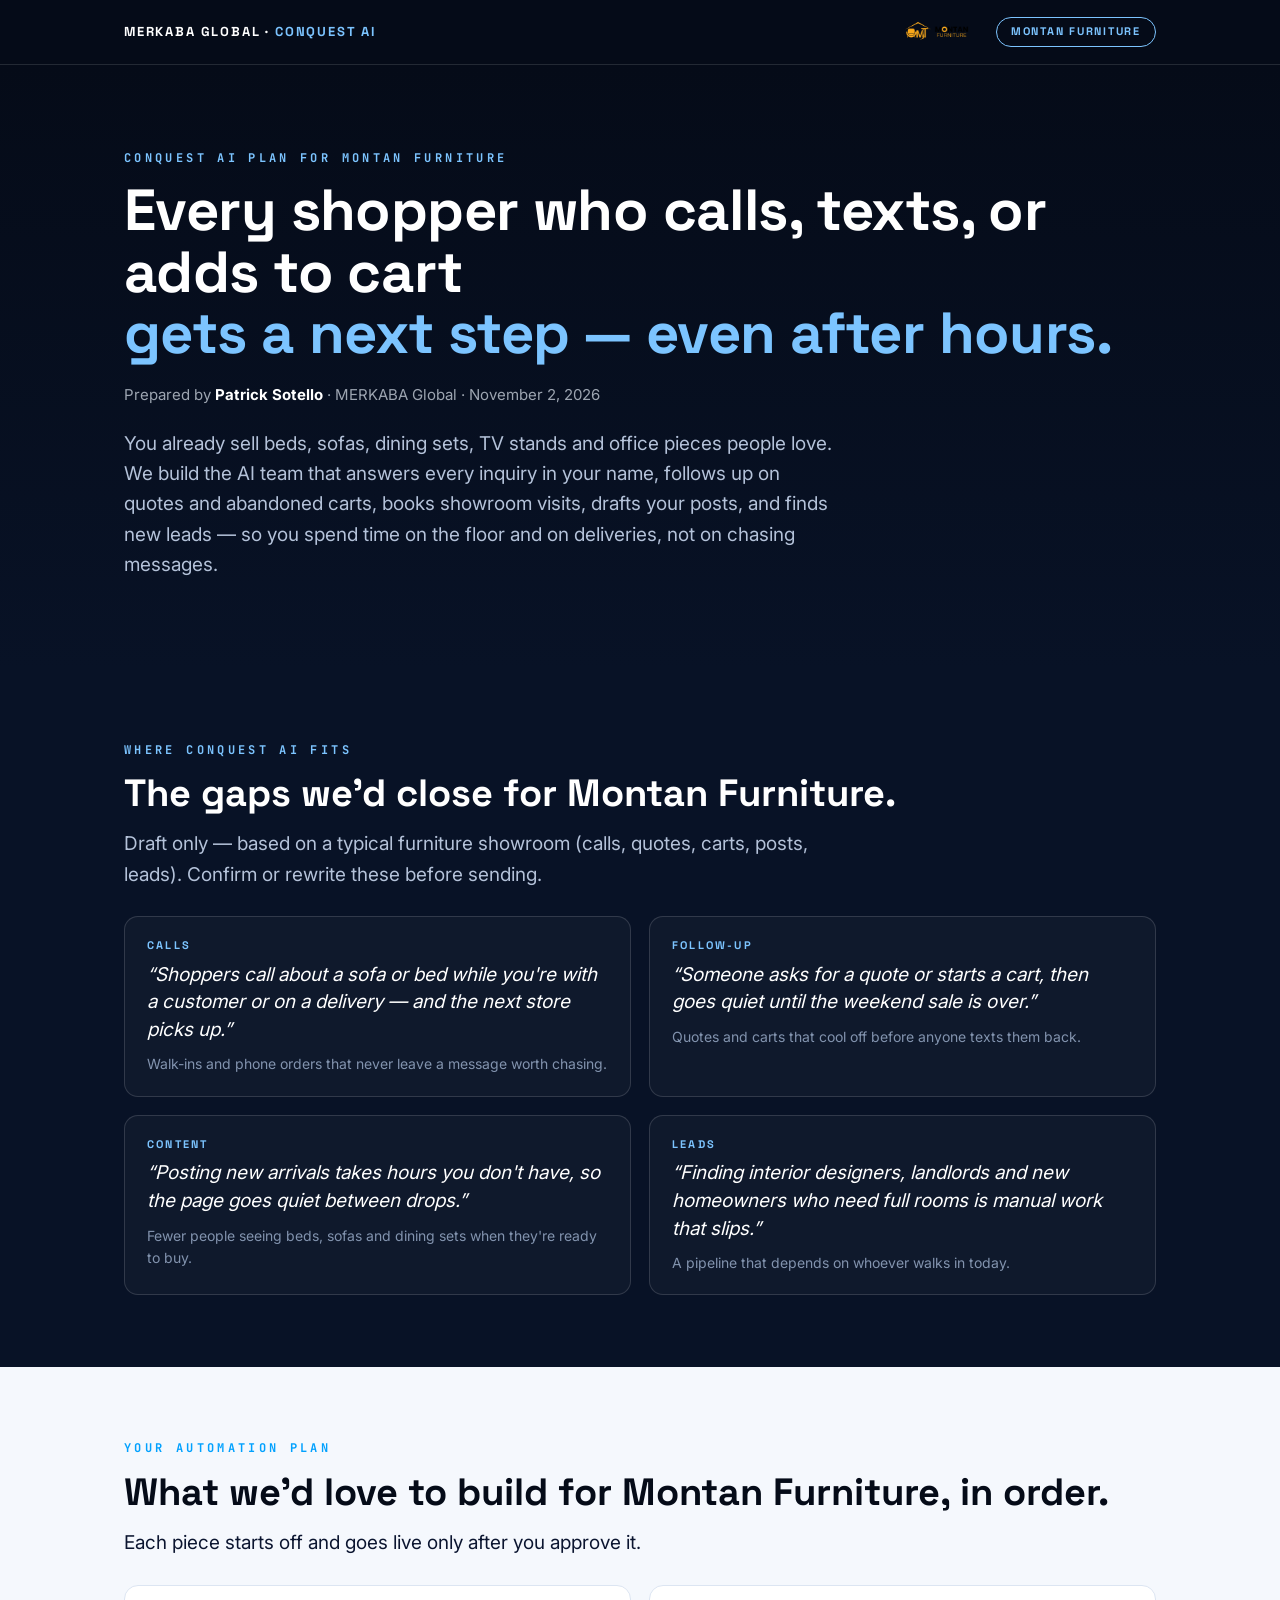
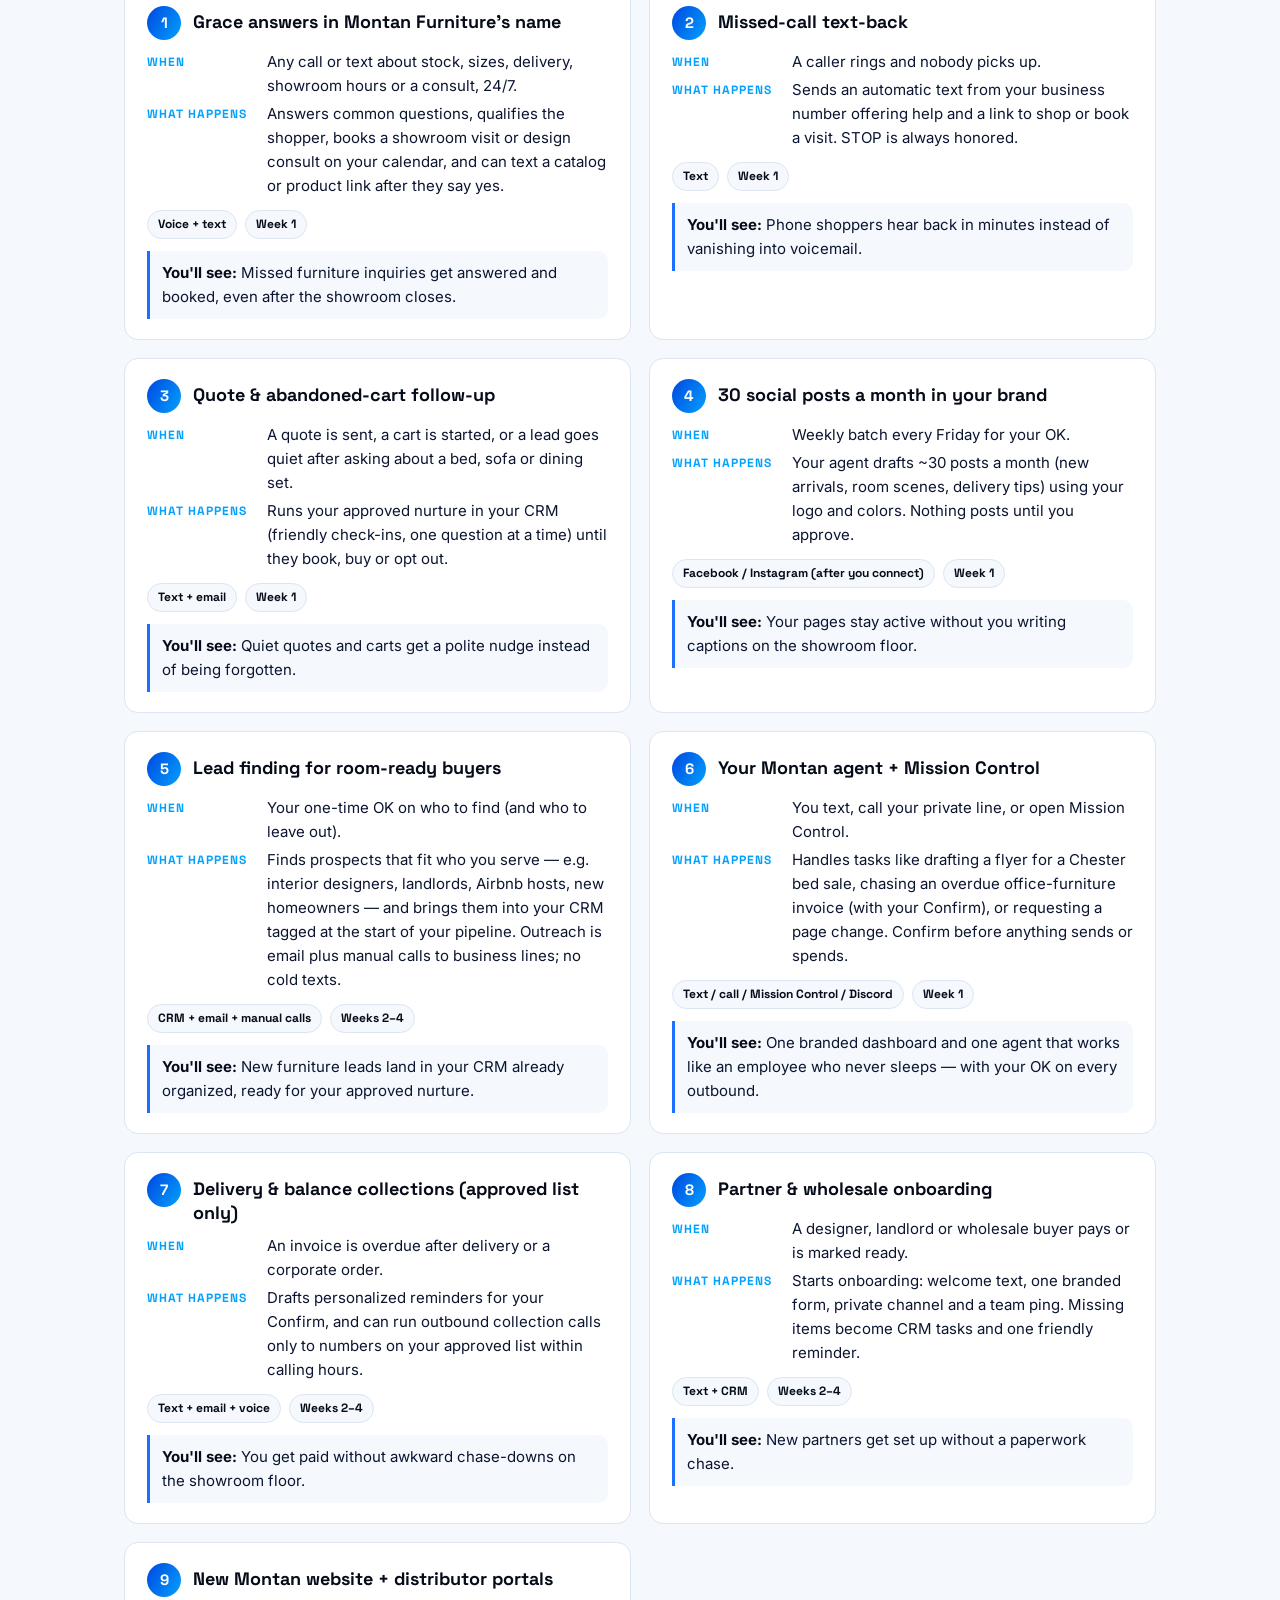
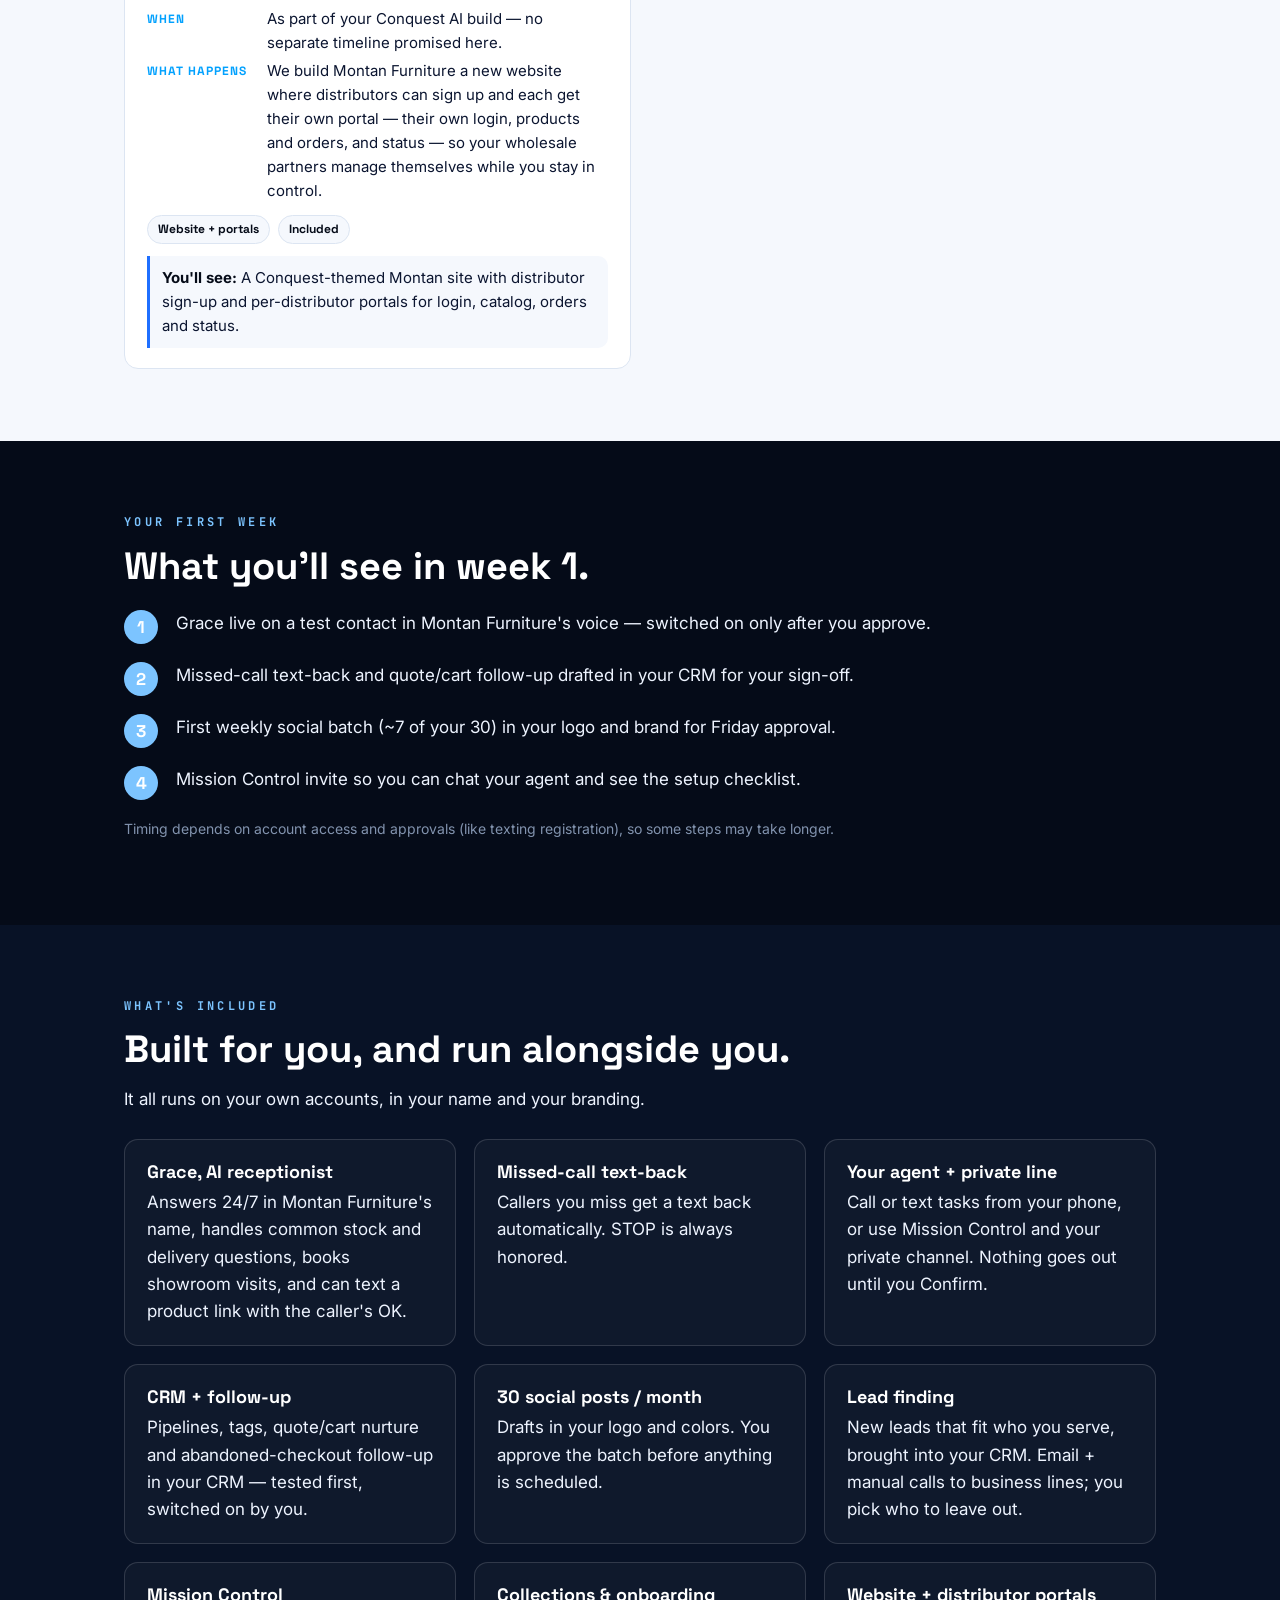
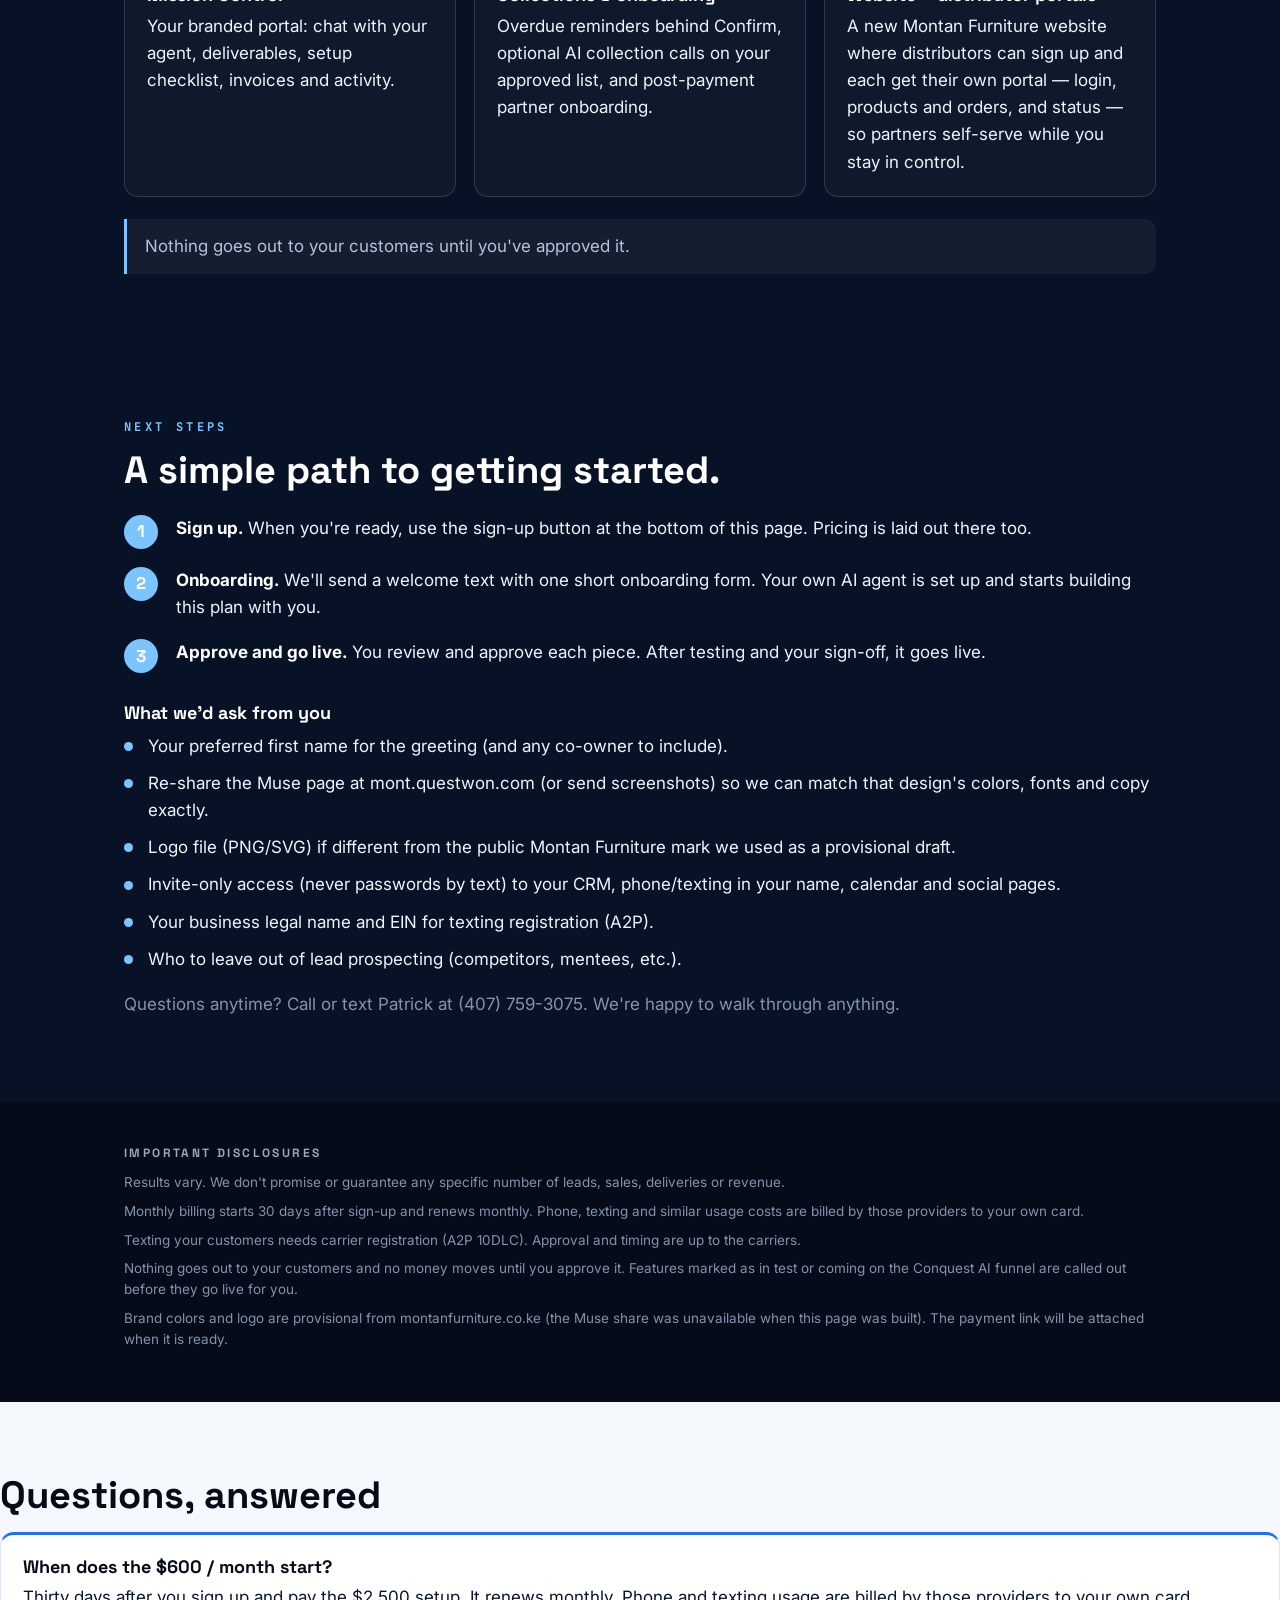
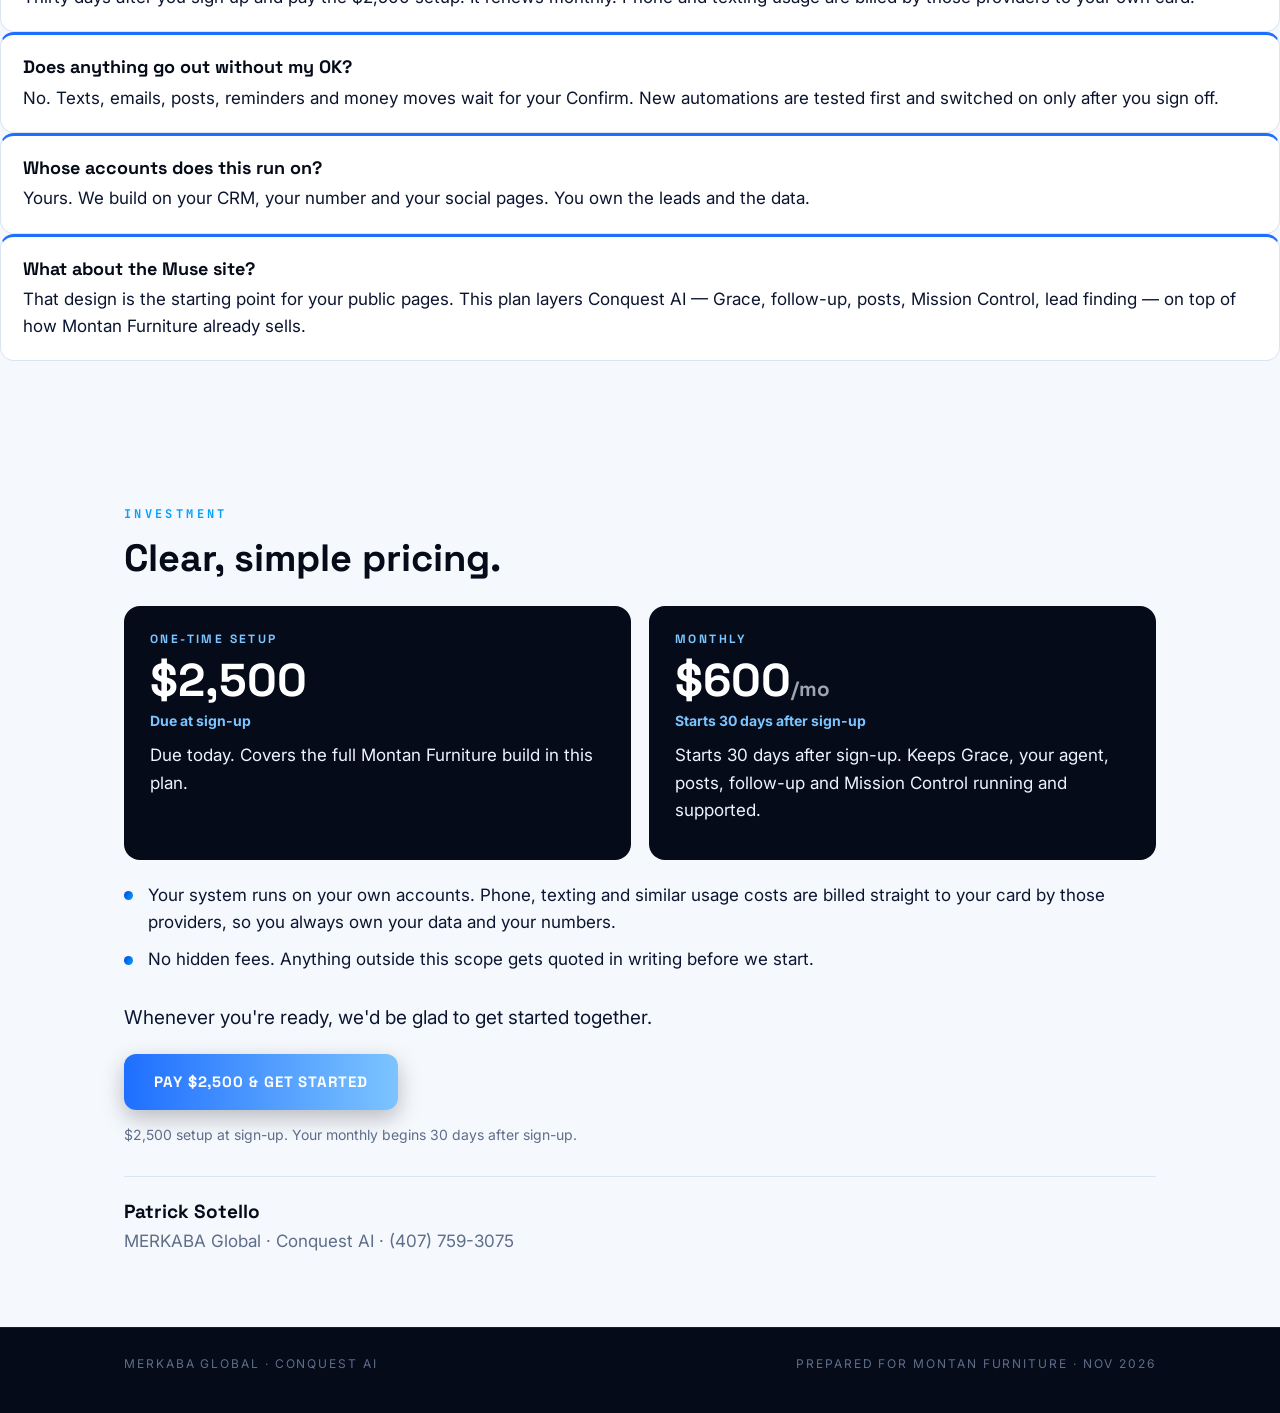
<file: invoices/mont/index.html>
<!DOCTYPE html>
<html lang="en">
<head>
<meta charset="utf-8">
<meta name="viewport" content="width=device-width, initial-scale=1">
<meta name="robots" content="noindex, nofollow">
<title>Conquest AI Proposal: [CLIENT TO PROVIDE] · Montan Furniture</title>
<!-- Conquest AI consult-to-proposal template v1.1 (2026-10-23: pricing moved to the end, one sign-up button at the bottom, warmer tone). Filled by fill.py. Do not hand-edit filled copies; edit the JSON and re-run. -->
<style>
@font-face{font-family:"SG";src:url(/fonts/sg.woff2) format("woff2");font-weight:300 700;font-display:swap}
@font-face{font-family:"IN";src:url(/fonts/inter.woff2) format("woff2");font-weight:100 900;font-display:swap}
@font-face{font-family:"JBM";src:url(/fonts/mono.woff2) format("woff2");font-weight:100 800;font-display:swap}
:root{
  /* Conquest AI theme — pulled from ai.questwon.com / css/base.css */
  --bg:#050B18;
  --bg2:#081226;
  --bg3:#0F1D3A;
  --accent:#1F6FFF;
  --accent2:#7CC4FF;
  --label:#02A1FE;
  --light:#F5F8FD;
  --line:#DCE5F2;
  --on-accent:#FFFFFF;
  --text:#EEF4FF;
  --muted:#8293AE;
  --silver:#9DA5B1;
  --blue-deep:#0047DF;
  --blue-bright:#02A1FE;
  --sky:#7CC4FF;
  --cyan:#22D3EE;
  --surface:#0B1730;
  --surface-2:#0F1D3A;
  --line-dark:#1B2A4A;
  --line-dark-2:#26385E;
  --grad:linear-gradient(120deg,#0047DF,#02A1FE);
  --hfont:"SG","IN",system-ui,sans-serif;
  --bfont:"IN",system-ui,sans-serif;
  --kfont:"JBM",ui-monospace,monospace;
}
*{box-sizing:border-box;margin:0;padding:0}
html{-webkit-text-size-adjust:100%;scroll-behavior:smooth}
body{font-family:var(--bfont);font-size:17px;line-height:1.6;color:var(--text);background:var(--bg);overflow-x:hidden}
img,svg{max-width:100%;display:block}
h1,h2,h3,.brand,.btn,.kicker,.amt,.num,.tag,.minilbl,.stat .v{font-family:var(--hfont)}
strong{color:#fff;font-weight:700}
a{color:inherit}
.wrap{width:100%;max-width:1080px;margin:0 auto;padding:0 24px}
section{padding:72px 0;position:relative;scroll-margin-top:72px}
section.alt{background:var(--bg2)}
section.light{background:var(--light);color:#0B1530}
section.light h2,section.light h3,section.light strong{color:var(--bg)}
.kicker{font-family:var(--kfont);font-size:12px;font-weight:700;letter-spacing:.28em;text-transform:uppercase;color:var(--accent2);margin-bottom:12px}
section.light .kicker{color:var(--label)}
h1{font-size:clamp(34px,6vw,58px);line-height:1.06;font-weight:800;color:#fff;letter-spacing:-.01em;margin-bottom:18px;overflow-wrap:break-word}
h1 .accent{color:var(--accent2);display:block}
h2{font-size:clamp(26px,3.6vw,38px);line-height:1.15;font-weight:800;color:#fff;margin-bottom:14px;overflow-wrap:break-word}
h3{font-size:18px;line-height:1.3;font-weight:700;color:#fff;margin-bottom:6px}
p{margin-bottom:12px}
.lead{font-size:19px;color:#B4C2D9;max-width:720px}
section.light .lead{color:#0B1530}
.muted{color:var(--muted)}
/* draft banner (only when pay link is missing) */

/* top bar: one selector per graphic */
.topbar{position:sticky;top:0;z-index:20;background:var(--bg);border-bottom:1px solid rgba(255,255,255,.12)}
.topbar .wrap{display:flex;align-items:center;justify-content:space-between;gap:12px;min-height:64px;flex-wrap:wrap;padding-top:8px;padding-bottom:8px}
.brand{font-weight:800;font-size:13px;letter-spacing:.14em;color:#fff;white-space:nowrap}
.brand span{color:var(--accent2)}
.clientmark{display:flex;align-items:center;gap:10px;min-width:0}
.clientlogo{height:36px;width:auto;max-width:140px;object-fit:contain}
.pill{border:1px solid var(--accent2);border-radius:999px;padding:5px 14px;font-size:11px;font-weight:700;letter-spacing:.16em;color:var(--accent2);text-transform:uppercase;white-space:nowrap;font-family:var(--hfont)}
/* buttons */
.btn{display:inline-block;text-decoration:none;text-align:center;color:var(--on-accent);font-weight:800;font-size:15px;letter-spacing:.06em;text-transform:uppercase;padding:16px 30px;border-radius:12px;background:linear-gradient(90deg,var(--accent) 0%,var(--accent2) 100%);box-shadow:0 8px 22px rgba(0,0,0,.25)}
.btn.ghost{background:transparent;color:var(--accent2);border:1.5px solid var(--accent2);box-shadow:none}
section.light .btn.ghost{color:var(--bg);border-color:var(--bg)}
.cta{display:flex;flex-wrap:wrap;align-items:center;gap:14px 18px;margin-top:26px}
.cta .fine{font-size:14px;color:var(--muted)}
.cta.signup{flex-direction:column;align-items:flex-start;margin-top:30px}
section.light .cta .fine{color:#5E6E89}
/* hero */
.hero{padding:84px 0 76px;background:linear-gradient(180deg,var(--bg) 0%,var(--bg2) 100%)}
.prepared{font-size:15px;color:var(--silver);margin-bottom:22px}
.prepared b{color:#fff}
/* grids and cards */
.g2,.g3{display:grid;gap:18px;margin-top:26px}
.g2{grid-template-columns:repeat(2,minmax(0,1fr))}
.g3{grid-template-columns:repeat(3,minmax(0,1fr))}
.card{border:1px solid rgba(255,255,255,.14);border-radius:14px;padding:20px 22px;background:rgba(255,255,255,.03);min-width:0}
.card p:last-child{margin-bottom:0}
.card .tag{font-size:11px;font-weight:700;letter-spacing:.2em;text-transform:uppercase;color:var(--accent2);margin-bottom:6px}
section.light .card{background:#fff;border-color:var(--line);border-top:3px solid var(--accent)}
section.light .card .tag{color:var(--label)}
/* pain quotes */
.quote{font-size:19px;line-height:1.45;color:#fff;font-style:italic;margin-bottom:10px}
.quote::before{content:"\201C"}
.quote::after{content:"\201D"}
.cost{font-size:14px;color:var(--muted)}
/* numbers */
.stats{display:grid;grid-template-columns:repeat(3,minmax(0,1fr));gap:18px;margin-top:26px}
.stat{border-radius:14px;padding:20px 22px;background:var(--bg);border:1px solid rgba(255,255,255,.14);min-width:0}
.stat .v{font-size:clamp(28px,4vw,40px);font-weight:800;color:var(--accent2);line-height:1.1;overflow-wrap:break-word}
.stat .l{color:#fff;font-weight:700;margin-top:4px}
.stat .n{font-size:13px;color:var(--muted);margin-top:4px}
/* automation map */
.amap{display:grid;grid-template-columns:repeat(2,minmax(0,1fr));gap:18px;margin-top:26px}
.auto{background:#fff;border:1px solid var(--line);border-radius:14px;padding:20px 22px;min-width:0;color:#0B1530}
.auto .head{display:flex;align-items:flex-start;gap:12px;margin-bottom:10px}
.auto .num{flex:0 0 34px;width:34px;height:34px;border-radius:50%;background:var(--grad);color:var(--on-accent);font-weight:800;display:flex;align-items:center;justify-content:center;font-size:15px}
.auto h3{color:var(--bg);margin:4px 0 0;min-width:0}
.auto dl{display:grid;grid-template-columns:110px minmax(0,1fr);gap:4px 10px;font-size:15px}
.auto dt{font-weight:700;color:var(--label);font-family:var(--hfont);font-size:12px;letter-spacing:.08em;text-transform:uppercase;padding-top:3px}
.auto dd{min-width:0;overflow-wrap:break-word}
.auto .chips{display:flex;flex-wrap:wrap;gap:8px;margin-top:12px}
.auto .chip{font-size:12px;font-weight:700;border-radius:999px;padding:4px 10px;background:var(--light);border:1px solid var(--line);color:var(--bg);font-family:var(--hfont)}
.auto .result{margin-top:12px;padding:10px 12px;border-left:3px solid var(--accent);background:var(--light);border-radius:0 10px 10px 0;font-size:15px}
/* list */
ul.list{list-style:none;margin-top:8px}
ul.list li{position:relative;padding-left:24px;margin-bottom:10px}
ul.list li::before{content:"";position:absolute;left:0;top:.55em;width:9px;height:9px;border-radius:50%;background:var(--accent2)}
section.light ul.list li::before{background:var(--grad)}
ol.steps{list-style:none;counter-reset:s;margin-top:22px}
ol.steps li{counter-increment:s;position:relative;padding-left:52px;margin-bottom:18px;min-height:34px}
ol.steps li::before{content:counter(s);position:absolute;left:0;top:0;width:34px;height:34px;border-radius:50%;background:var(--accent2);color:var(--on-accent);font-weight:800;font-family:var(--hfont);display:flex;align-items:center;justify-content:center}
.note{margin-top:22px;padding:14px 18px;border-left:3px solid var(--accent2);background:rgba(255,255,255,.05);border-radius:0 12px 12px 0;color:#B4C2D9}
/* pricing */
.prices{display:grid;grid-template-columns:repeat(2,minmax(0,1fr));gap:18px;margin-top:26px}
.price{border-radius:16px;padding:24px 26px;background:var(--bg);color:var(--text);min-width:0}
.price .lbl{font-size:12px;font-weight:700;letter-spacing:.2em;text-transform:uppercase;color:var(--accent2);font-family:var(--hfont)}
.amt{font-size:clamp(34px,5vw,46px);font-weight:800;color:#fff;line-height:1.1;margin:6px 0 4px}
.amt small{font-size:.45em;font-weight:700;color:var(--silver)}
.when{font-size:14px;font-weight:700;color:var(--accent2);margin-bottom:10px}
.addon{border-radius:16px;padding:22px 26px;margin-top:18px;background:#fff;border:1.5px dashed var(--accent);display:flex;justify-content:space-between;align-items:center;gap:18px}
.addon .aamt{font-family:var(--hfont);font-weight:800;color:var(--bg);font-size:26px;white-space:nowrap}
.minilbl{font-size:12px;font-weight:700;letter-spacing:.2em;text-transform:uppercase;color:var(--label);margin-bottom:4px}
/* disclosures, sig, footer */
.disc{font-size:13.5px;color:var(--muted);line-height:1.55}
.disc p{margin-bottom:8px}
.disc h3{font-size:12px;letter-spacing:.2em;text-transform:uppercase;color:var(--silver);margin-bottom:10px}
.sig{margin-top:30px;padding-top:20px;border-top:1px solid rgba(255,255,255,.14)}
.sig .name{color:#fff;font-weight:800;font-size:19px;font-family:var(--hfont)}
section.light .sig{border-top-color:var(--line)}
section.light .sig .name{color:var(--bg)}
section.light .sig .muted{color:#5E6E89}
footer{padding:26px 0 40px;background:var(--bg);font-size:12px;letter-spacing:.16em;text-transform:uppercase;color:#5E6E89;border-top:1px solid rgba(255,255,255,.08)}
footer .wrap{display:flex;justify-content:space-between;gap:12px;flex-wrap:wrap}
/* responsive: mobile overrides declared last */
@media (max-width:860px){
  .g3,.stats{grid-template-columns:minmax(0,1fr)}
  .amap{grid-template-columns:minmax(0,1fr)}
}
@media (max-width:640px){
  body{font-size:16px}
  section{padding:52px 0}
  .hero{padding:52px 0}
  .wrap{padding:0 20px}
  .g2,.prices{grid-template-columns:minmax(0,1fr)}
  .btn{display:block;width:100%;padding:16px 14px}
  .cta{flex-direction:column;align-items:stretch}
  .cta .fine{text-align:center}
  .addon{flex-direction:column;align-items:flex-start}
  .auto dl{grid-template-columns:minmax(0,1fr);gap:0}
  .auto dd{margin-bottom:8px}
  .pill{font-size:10px;letter-spacing:.12em;padding:4px 10px;white-space:normal}
  .brand{font-size:12px}
  .lead{font-size:17px}
  .quote{font-size:17px}
}
</style>
</head>
<body>
<header class="topbar"><div class="wrap">
  <div class="brand">MERKABA GLOBAL · <span>CONQUEST AI</span></div>
  <div class="clientmark"><img class="clientlogo" src="[data-uri]" alt="Montan Furniture logo"><div class="pill">Montan Furniture</div></div>
</div></header>

<!-- HERO -->
<section class="hero"><div class="wrap">
  <div class="kicker">Conquest AI plan for Montan Furniture</div>
  <h1>Every shopper who calls, texts, or adds to cart<span class="accent">gets a next step — even after hours.</span></h1>
  <p class="prepared">Prepared by <b>Patrick Sotello</b> · MERKABA Global · November 2, 2026</p>
  <p class="lead">You already sell beds, sofas, dining sets, TV stands and office pieces people love. We build the AI team that answers every inquiry in your name, follows up on quotes and abandoned carts, books showroom visits, drafts your posts, and finds new leads — so you spend time on the floor and on deliveries, not on chasing messages.</p>
</div></section>

<!-- WHAT YOU TOLD US (pain points, their words) -->
<section class="alt"><div class="wrap">
  <div class="kicker">Where Conquest AI fits</div>
  <h2>The gaps we'd close for Montan Furniture.</h2>
  <p class="lead">Draft only — based on a typical furniture showroom (calls, quotes, carts, posts, leads). Confirm or rewrite these before sending.</p>
  <div class="g2">
    <div class="card"><div class="tag">Calls</div><p class="quote">Shoppers call about a sofa or bed while you&#x27;re with a customer or on a delivery — and the next store picks up.</p><p class="cost">Walk-ins and phone orders that never leave a message worth chasing.</p></div>
    <div class="card"><div class="tag">Follow-up</div><p class="quote">Someone asks for a quote or starts a cart, then goes quiet until the weekend sale is over.</p><p class="cost">Quotes and carts that cool off before anyone texts them back.</p></div>
    <div class="card"><div class="tag">Content</div><p class="quote">Posting new arrivals takes hours you don&#x27;t have, so the page goes quiet between drops.</p><p class="cost">Fewer people seeing beds, sofas and dining sets when they&#x27;re ready to buy.</p></div>
    <div class="card"><div class="tag">Leads</div><p class="quote">Finding interior designers, landlords and new homeowners who need full rooms is manual work that slips.</p><p class="cost">A pipeline that depends on whoever walks in today.</p></div>
  </div>

</div></section>

<!-- AUTOMATION MAP -->
<section class="light" id="plan"><div class="wrap">
  <div class="kicker">Your automation plan</div>
  <h2>What we'd love to build for Montan Furniture, in order.</h2>
  <p class="lead">Each piece starts off and goes live only after you approve it.</p>
  <div class="amap">
    <div class="auto"><div class="head"><div class="num">1</div><h3>Grace answers in Montan Furniture&#x27;s name</h3></div><dl><dt>When</dt><dd>Any call or text about stock, sizes, delivery, showroom hours or a consult, 24/7.</dd><dt>What happens</dt><dd>Answers common questions, qualifies the shopper, books a showroom visit or design consult on your calendar, and can text a catalog or product link after they say yes.</dd></dl><div class="chips"><span class="chip">Voice + text</span><span class="chip">Week 1</span></div><div class="result"><strong>You'll see:</strong> Missed furniture inquiries get answered and booked, even after the showroom closes.</div></div>
    <div class="auto"><div class="head"><div class="num">2</div><h3>Missed-call text-back</h3></div><dl><dt>When</dt><dd>A caller rings and nobody picks up.</dd><dt>What happens</dt><dd>Sends an automatic text from your business number offering help and a link to shop or book a visit. STOP is always honored.</dd></dl><div class="chips"><span class="chip">Text</span><span class="chip">Week 1</span></div><div class="result"><strong>You'll see:</strong> Phone shoppers hear back in minutes instead of vanishing into voicemail.</div></div>
    <div class="auto"><div class="head"><div class="num">3</div><h3>Quote &amp; abandoned-cart follow-up</h3></div><dl><dt>When</dt><dd>A quote is sent, a cart is started, or a lead goes quiet after asking about a bed, sofa or dining set.</dd><dt>What happens</dt><dd>Runs your approved nurture in your CRM (friendly check-ins, one question at a time) until they book, buy or opt out.</dd></dl><div class="chips"><span class="chip">Text + email</span><span class="chip">Week 1</span></div><div class="result"><strong>You'll see:</strong> Quiet quotes and carts get a polite nudge instead of being forgotten.</div></div>
    <div class="auto"><div class="head"><div class="num">4</div><h3>30 social posts a month in your brand</h3></div><dl><dt>When</dt><dd>Weekly batch every Friday for your OK.</dd><dt>What happens</dt><dd>Your agent drafts ~30 posts a month (new arrivals, room scenes, delivery tips) using your logo and colors. Nothing posts until you approve.</dd></dl><div class="chips"><span class="chip">Facebook / Instagram (after you connect)</span><span class="chip">Week 1</span></div><div class="result"><strong>You'll see:</strong> Your pages stay active without you writing captions on the showroom floor.</div></div>
    <div class="auto"><div class="head"><div class="num">5</div><h3>Lead finding for room-ready buyers</h3></div><dl><dt>When</dt><dd>Your one-time OK on who to find (and who to leave out).</dd><dt>What happens</dt><dd>Finds prospects that fit who you serve — e.g. interior designers, landlords, Airbnb hosts, new homeowners — and brings them into your CRM tagged at the start of your pipeline. Outreach is email plus manual calls to business lines; no cold texts.</dd></dl><div class="chips"><span class="chip">CRM + email + manual calls</span><span class="chip">Weeks 2–4</span></div><div class="result"><strong>You'll see:</strong> New furniture leads land in your CRM already organized, ready for your approved nurture.</div></div>
    <div class="auto"><div class="head"><div class="num">6</div><h3>Your Montan agent + Mission Control</h3></div><dl><dt>When</dt><dd>You text, call your private line, or open Mission Control.</dd><dt>What happens</dt><dd>Handles tasks like drafting a flyer for a Chester bed sale, chasing an overdue office-furniture invoice (with your Confirm), or requesting a page change. Confirm before anything sends or spends.</dd></dl><div class="chips"><span class="chip">Text / call / Mission Control / Discord</span><span class="chip">Week 1</span></div><div class="result"><strong>You'll see:</strong> One branded dashboard and one agent that works like an employee who never sleeps — with your OK on every outbound.</div></div>
    <div class="auto"><div class="head"><div class="num">7</div><h3>Delivery &amp; balance collections (approved list only)</h3></div><dl><dt>When</dt><dd>An invoice is overdue after delivery or a corporate order.</dd><dt>What happens</dt><dd>Drafts personalized reminders for your Confirm, and can run outbound collection calls only to numbers on your approved list within calling hours.</dd></dl><div class="chips"><span class="chip">Text + email + voice</span><span class="chip">Weeks 2–4</span></div><div class="result"><strong>You'll see:</strong> You get paid without awkward chase-downs on the showroom floor.</div></div>
    <div class="auto"><div class="head"><div class="num">8</div><h3>Partner &amp; wholesale onboarding</h3></div><dl><dt>When</dt><dd>A designer, landlord or wholesale buyer pays or is marked ready.</dd><dt>What happens</dt><dd>Starts onboarding: welcome text, one branded form, private channel and a team ping. Missing items become CRM tasks and one friendly reminder.</dd></dl><div class="chips"><span class="chip">Text + CRM</span><span class="chip">Weeks 2–4</span></div><div class="result"><strong>You'll see:</strong> New partners get set up without a paperwork chase.</div></div>
    <div class="auto"><div class="head"><div class="num">9</div><h3>New Montan website + distributor portals</h3></div><dl><dt>When</dt><dd>As part of your Conquest AI build — no separate timeline promised here.</dd><dt>What happens</dt><dd>We build Montan Furniture a new website where distributors can sign up and each get their own portal — their own login, products and orders, and status — so your wholesale partners manage themselves while you stay in control.</dd></dl><div class="chips"><span class="chip">Website + portals</span><span class="chip">Included</span></div><div class="result"><strong>You'll see:</strong> A Conquest-themed Montan site with distributor sign-up and per-distributor portals for login, catalog, orders and status.</div></div>
  </div>
</div></section>

<!-- WEEK 1 -->
<section><div class="wrap">
  <div class="kicker">Your first week</div>
  <h2>What you'll see in week 1.</h2>
  <ol class="steps">
    <li>Grace live on a test contact in Montan Furniture&#x27;s voice — switched on only after you approve.</li>
    <li>Missed-call text-back and quote/cart follow-up drafted in your CRM for your sign-off.</li>
    <li>First weekly social batch (~7 of your 30) in your logo and brand for Friday approval.</li>
    <li>Mission Control invite so you can chat your agent and see the setup checklist.</li>
  </ol>
  <p class="muted" style="font-size:14px">Timing depends on account access and approvals (like texting registration), so some steps may take longer.</p>
</div></section>

<!-- INCLUDED -->
<section class="alt"><div class="wrap">
  <div class="kicker">What's included</div>
  <h2>Built for you, and run alongside you.</h2>
  <p>It all runs on your own accounts, in your name and your branding.</p>
  <div class="g3">
    <div class="card"><h3>Grace, AI receptionist</h3><p>Answers 24/7 in Montan Furniture&#x27;s name, handles common stock and delivery questions, books showroom visits, and can text a product link with the caller&#x27;s OK.</p></div>
    <div class="card"><h3>Missed-call text-back</h3><p>Callers you miss get a text back automatically. STOP is always honored.</p></div>
    <div class="card"><h3>Your agent + private line</h3><p>Call or text tasks from your phone, or use Mission Control and your private channel. Nothing goes out until you Confirm.</p></div>
    <div class="card"><h3>CRM + follow-up</h3><p>Pipelines, tags, quote/cart nurture and abandoned-checkout follow-up in your CRM — tested first, switched on by you.</p></div>
    <div class="card"><h3>30 social posts / month</h3><p>Drafts in your logo and colors. You approve the batch before anything is scheduled.</p></div>
    <div class="card"><h3>Lead finding</h3><p>New leads that fit who you serve, brought into your CRM. Email + manual calls to business lines; you pick who to leave out.</p></div>
    <div class="card"><h3>Mission Control</h3><p>Your branded portal: chat with your agent, deliverables, setup checklist, invoices and activity.</p></div>
    <div class="card"><h3>Collections &amp; onboarding</h3><p>Overdue reminders behind Confirm, optional AI collection calls on your approved list, and post-payment partner onboarding.</p></div>
    <div class="card"><h3>Website + distributor portals</h3><p>A new Montan Furniture website where distributors can sign up and each get their own portal — login, products and orders, and status — so partners self-serve while you stay in control.</p></div>
  </div>
  <div class="note">Nothing goes out to your customers until you've approved it.</div>
</div></section>

<!-- NEXT STEPS -->
<section class="alt"><div class="wrap">
  <div class="kicker">Next steps</div>
  <h2>A simple path to getting started.</h2>
  <ol class="steps">
    <li><strong>Sign up.</strong> When you're ready, use the sign-up button at the bottom of this page. Pricing is laid out there too.</li>
    <li><strong>Onboarding.</strong> We'll send a welcome text with one short onboarding form. Your own AI agent is set up and starts building this plan with you.</li>
    <li><strong>Approve and go live.</strong> You review and approve each piece. After testing and your sign-off, it goes live.</li>
  </ol>
  <h3 style="margin-top:28px">What we'd ask from you</h3>
  <ul class="list">
    <li>Your preferred first name for the greeting (and any co-owner to include).</li>
    <li>Re-share the Muse page at mont.questwon.com (or send screenshots) so we can match that design&#x27;s colors, fonts and copy exactly.</li>
    <li>Logo file (PNG/SVG) if different from the public Montan Furniture mark we used as a provisional draft.</li>
    <li>Invite-only access (never passwords by text) to your CRM, phone/texting in your name, calendar and social pages.</li>
    <li>Your business legal name and EIN for texting registration (A2P).</li>
    <li>Who to leave out of lead prospecting (competitors, mentees, etc.).</li>
  </ul>
  <p class="muted" style="margin-top:18px">Questions anytime? Call or text Patrick at (407) 759-3075. We're happy to walk through anything.</p>
</div></section>

<!-- DISCLOSURES -->
<section style="padding:44px 0"><div class="wrap disc">
  <h3>Important disclosures</h3>
  <p>Results vary. We don&#x27;t promise or guarantee any specific number of leads, sales, deliveries or revenue.</p>
  <p>Monthly billing starts 30 days after sign-up and renews monthly. Phone, texting and similar usage costs are billed by those providers to your own card.</p>
  <p>Texting your customers needs carrier registration (A2P 10DLC). Approval and timing are up to the carriers.</p>
  <p>Nothing goes out to your customers and no money moves until you approve it. Features marked as in test or coming on the Conquest AI funnel are called out before they go live for you.</p>
  <p>Brand colors and logo are provisional from montanfurniture.co.ke (the Muse share was unavailable when this page was built). The payment link will be attached when it is ready.</p>
</div></section>

<!-- INVESTMENT -->

<section class="light" id="faq">
  <h2>Questions, answered</h2>
  <div class="cards" style="grid-template-columns:1fr">
    <div class="card"><h3>When does the $600 / month start?</h3><p>Thirty days after you sign up and pay the $2,500 setup. It renews monthly. Phone and texting usage are billed by those providers to your own card.</p></div>
    <div class="card"><h3>Does anything go out without my OK?</h3><p>No. Texts, emails, posts, reminders and money moves wait for your Confirm. New automations are tested first and switched on only after you sign off.</p></div>
    <div class="card"><h3>Whose accounts does this run on?</h3><p>Yours. We build on your CRM, your number and your social pages. You own the leads and the data.</p></div>
    <div class="card"><h3>What about the Muse site?</h3><p>That design is the starting point for your public pages. This plan layers Conquest AI — Grace, follow-up, posts, Mission Control, lead finding — on top of how Montan Furniture already sells.</p></div>
  </div>
</section>

<section class="light" id="investment"><div class="wrap">
  <div class="kicker">Investment</div>
  <h2>Clear, simple pricing.</h2>
  <div class="prices">
    <div class="price"><div class="lbl">One-time setup</div><div class="amt">$2,500</div><div class="when">Due at sign-up</div><p>Due today. Covers the full Montan Furniture build in this plan.</p></div>
    <div class="price"><div class="lbl">Monthly</div><div class="amt">$600<small>/mo</small></div><div class="when">Starts 30 days after sign-up</div><p>Starts 30 days after sign-up. Keeps Grace, your agent, posts, follow-up and Mission Control running and supported.</p></div>
  </div>

  <ul class="list" style="margin-top:22px">
    <li>Your system runs on your own accounts. Phone, texting and similar usage costs are billed straight to your card by those providers, so you always own your data and your numbers.</li>
    <li>No hidden fees. Anything outside this scope gets quoted in writing before we start.</li>
  </ul>
  <div class="cta signup">
    <p class="lead" style="margin-bottom:6px;width:100%">Whenever you're ready, we'd be glad to get started together.</p>
    <a class="btn" data-pay href="https://link.fastpaydirect.com/payment-link/6ae8e3525b49394de8f58dec" target="_blank" rel="noopener noreferrer" title="Pay $2,500 & get started">Pay $2,500 & get started</a>
    <span class="fine">$2,500 setup at sign-up. Your monthly begins 30 days after sign-up.</span>
  </div>
  <div class="sig"><div class="name">Patrick Sotello</div><div class="muted">MERKABA Global · Conquest AI · (407) 759-3075</div></div>
</div></section>

<footer><div class="wrap"><span>MERKABA Global · Conquest AI</span><span>Prepared for Montan Furniture · Nov 2026</span></div></footer>

<script>
  // Single place to change the enrollment / payment link.
  const PAY_LINK = "https://link.fastpaydirect.com/payment-link/6ae8e3525b49394de8f58dec";
  document.querySelectorAll("a[data-pay]").forEach(function (a) {
    if (PAY_LINK && PAY_LINK !== "#") {
      a.href = PAY_LINK;
      a.target = "_blank";
      a.rel = "noopener noreferrer";
      a.removeAttribute("aria-disabled");
      a.removeAttribute("tabindex");
      a.style.pointerEvents = "";
      a.style.opacity = "";
      a.style.cursor = "";
      if (!a.textContent.trim() || a.textContent.indexOf("coming soon") !== -1) {
        a.textContent = "Pay $2,500 & get started";
      }
    } else {
      a.href = "#";
      a.setAttribute("aria-disabled", "true");
      a.setAttribute("tabindex", "-1");
      a.addEventListener("click", function (e) { e.preventDefault(); });
    }
  });
</script>
</body>
</html>
</file>
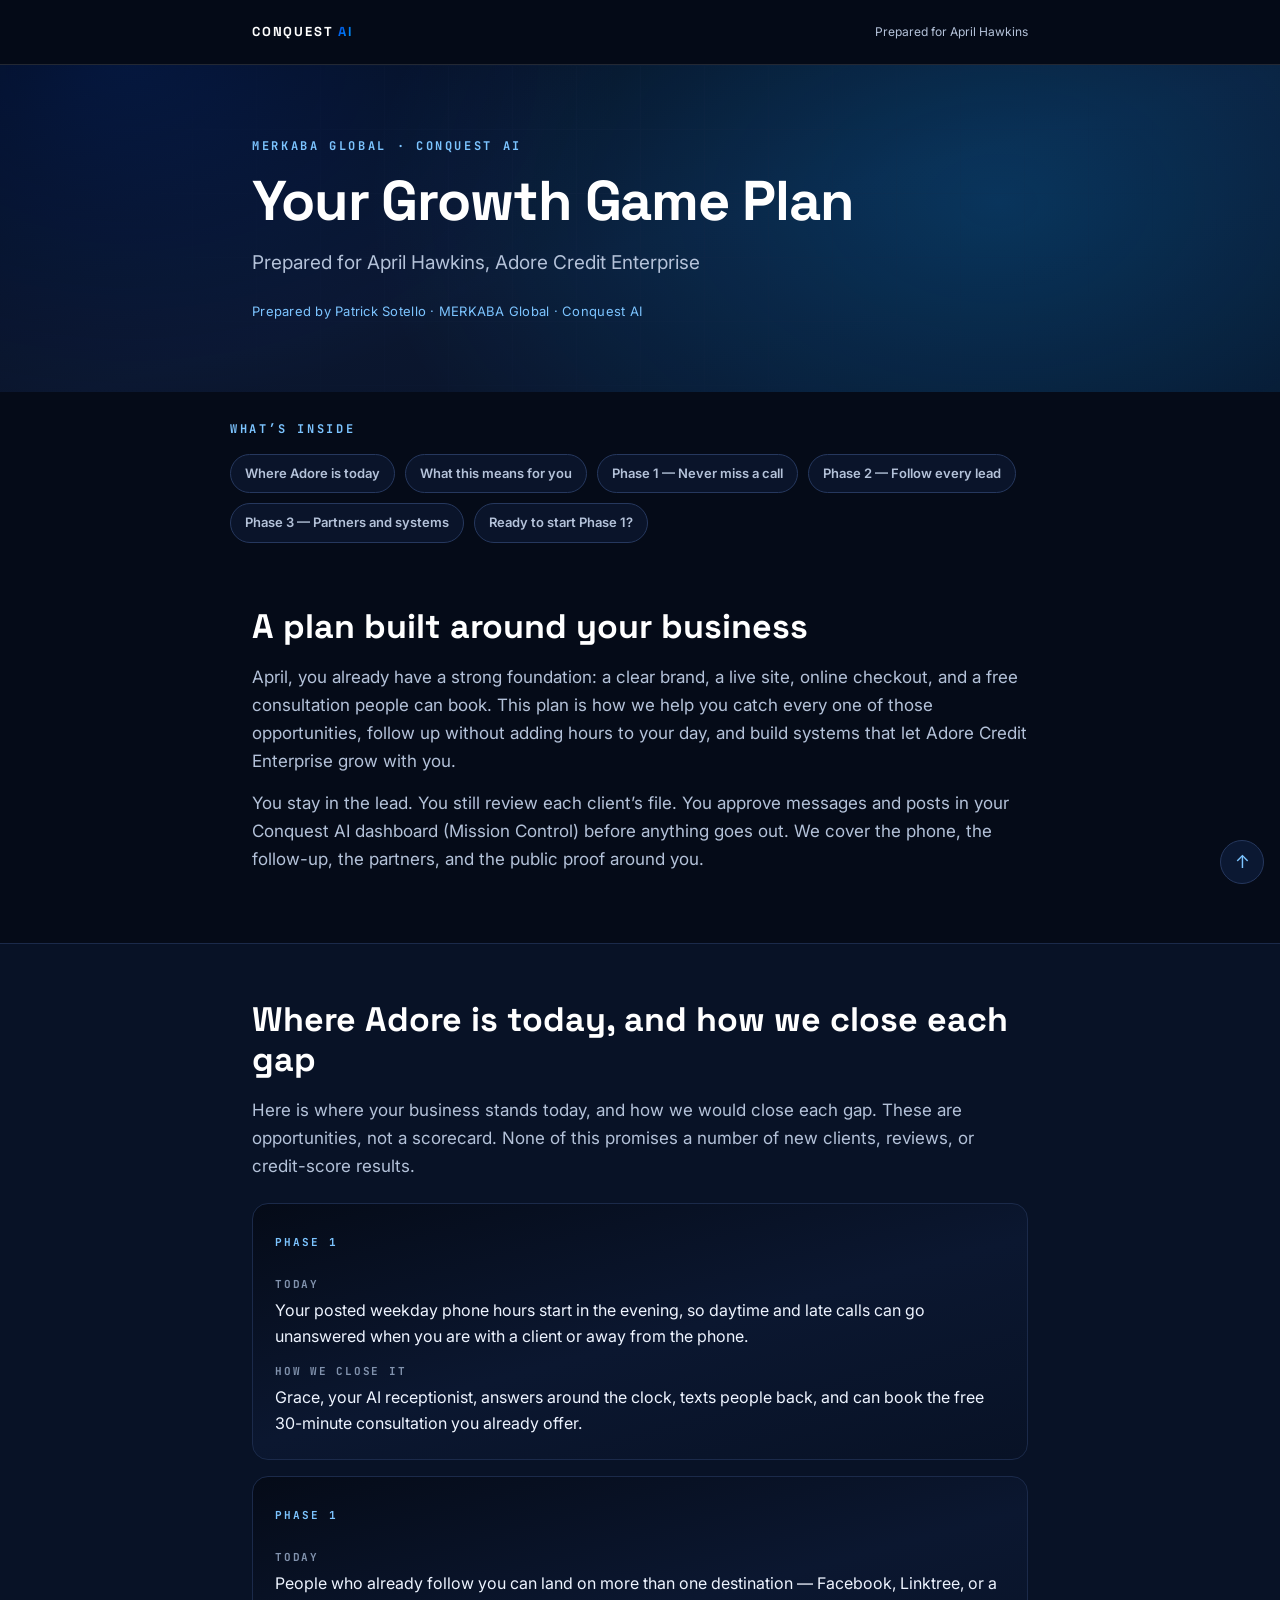
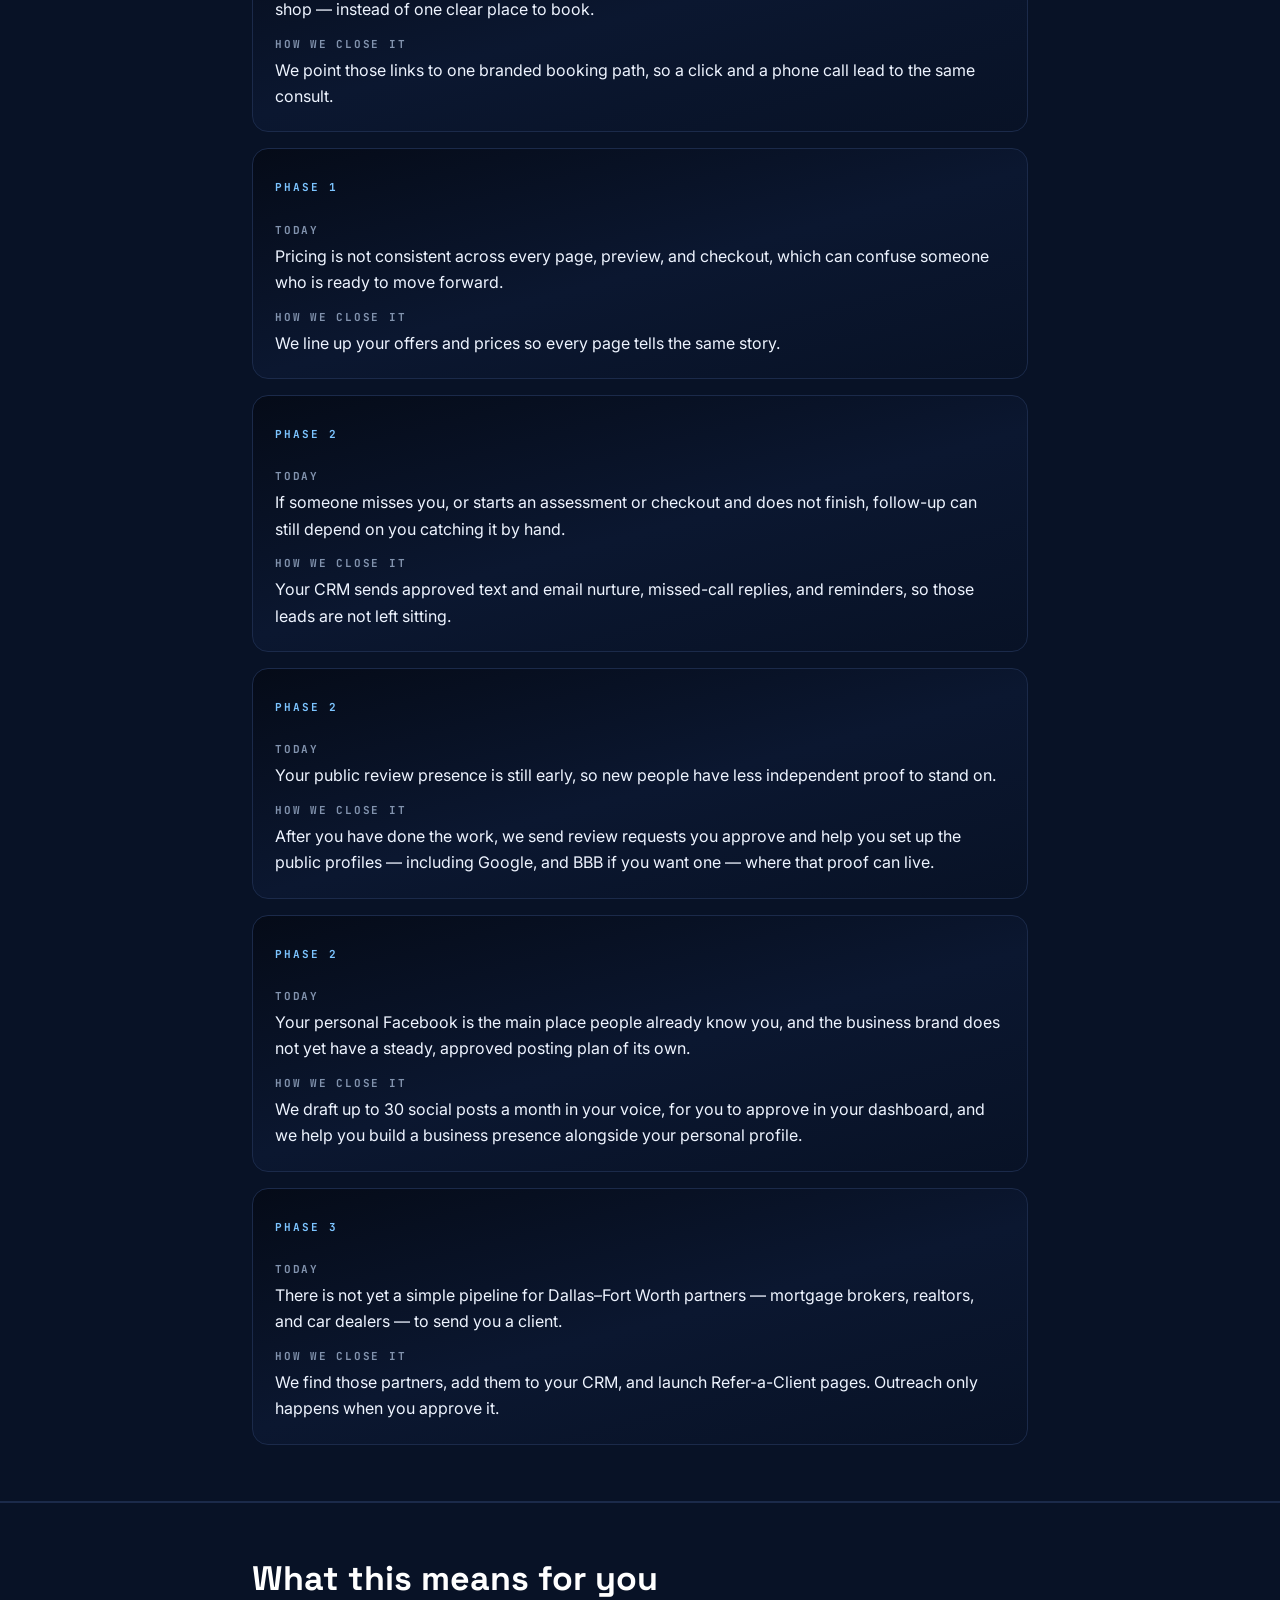
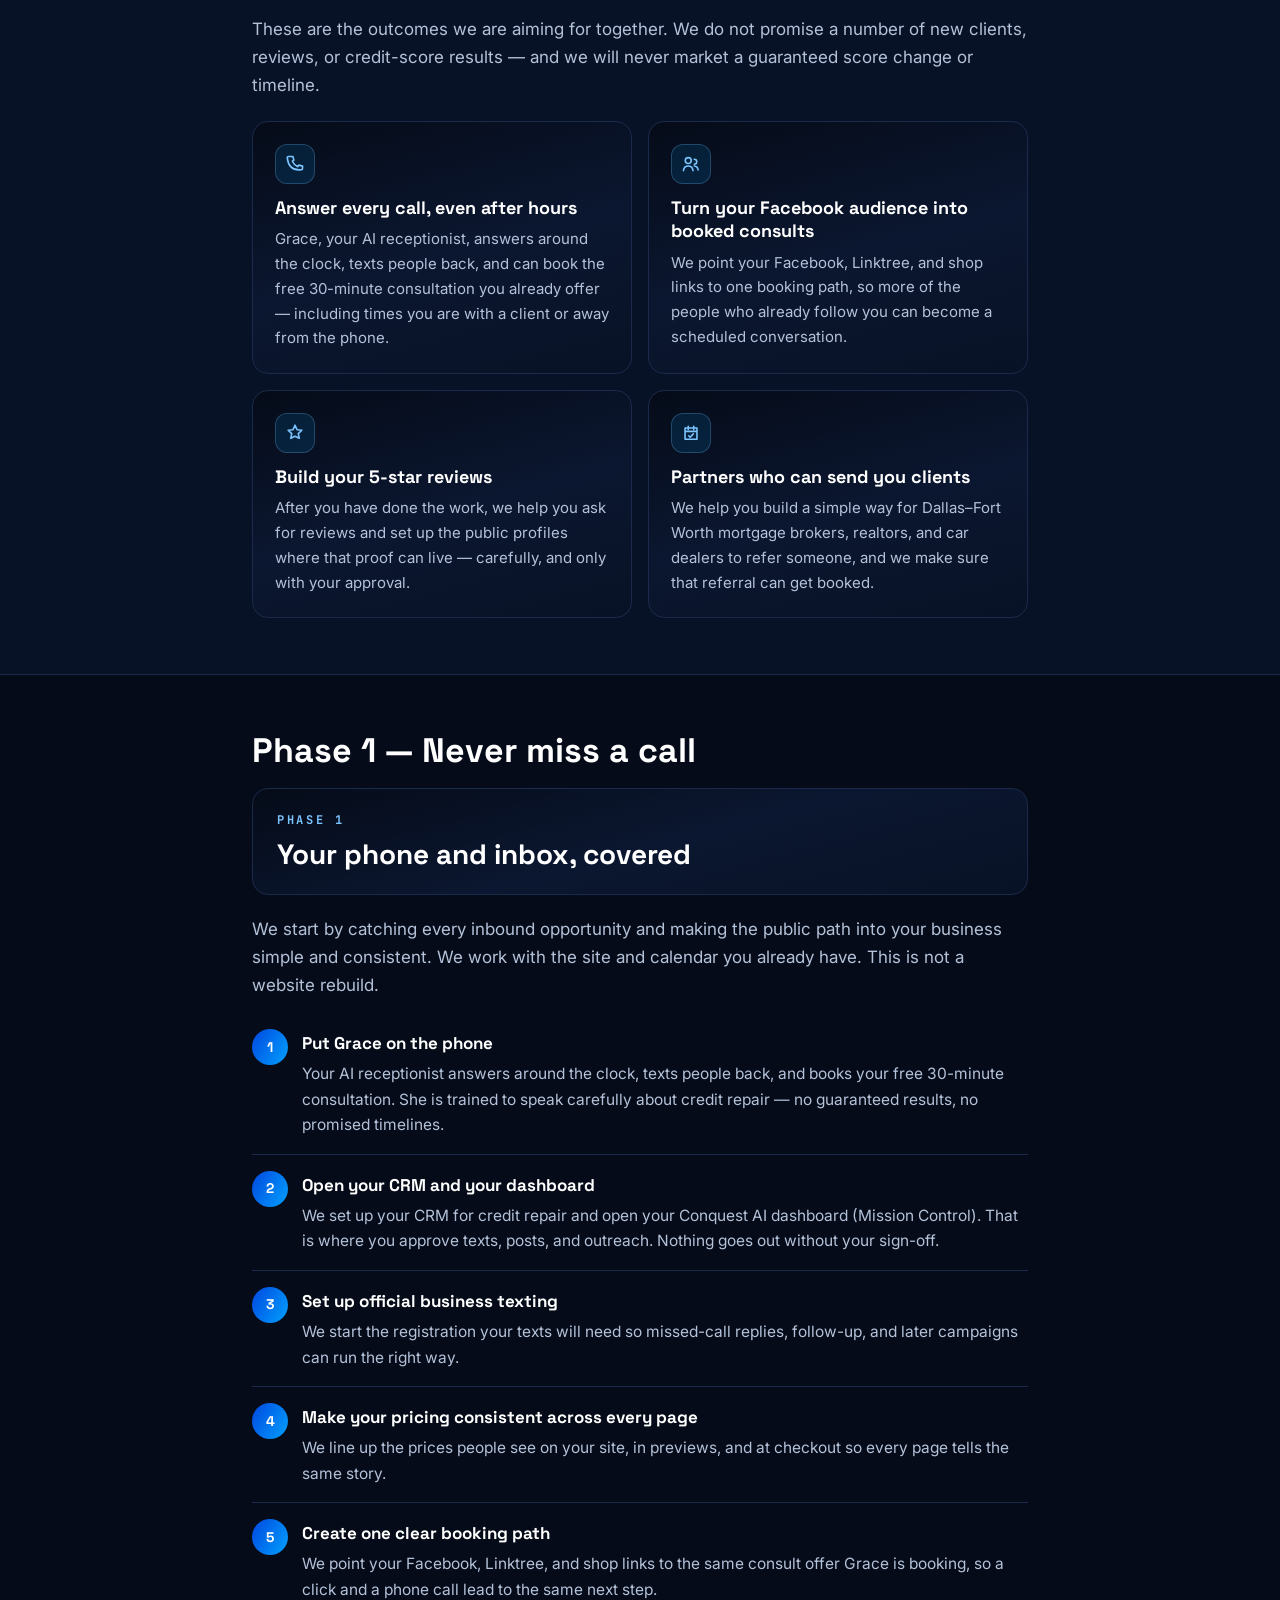
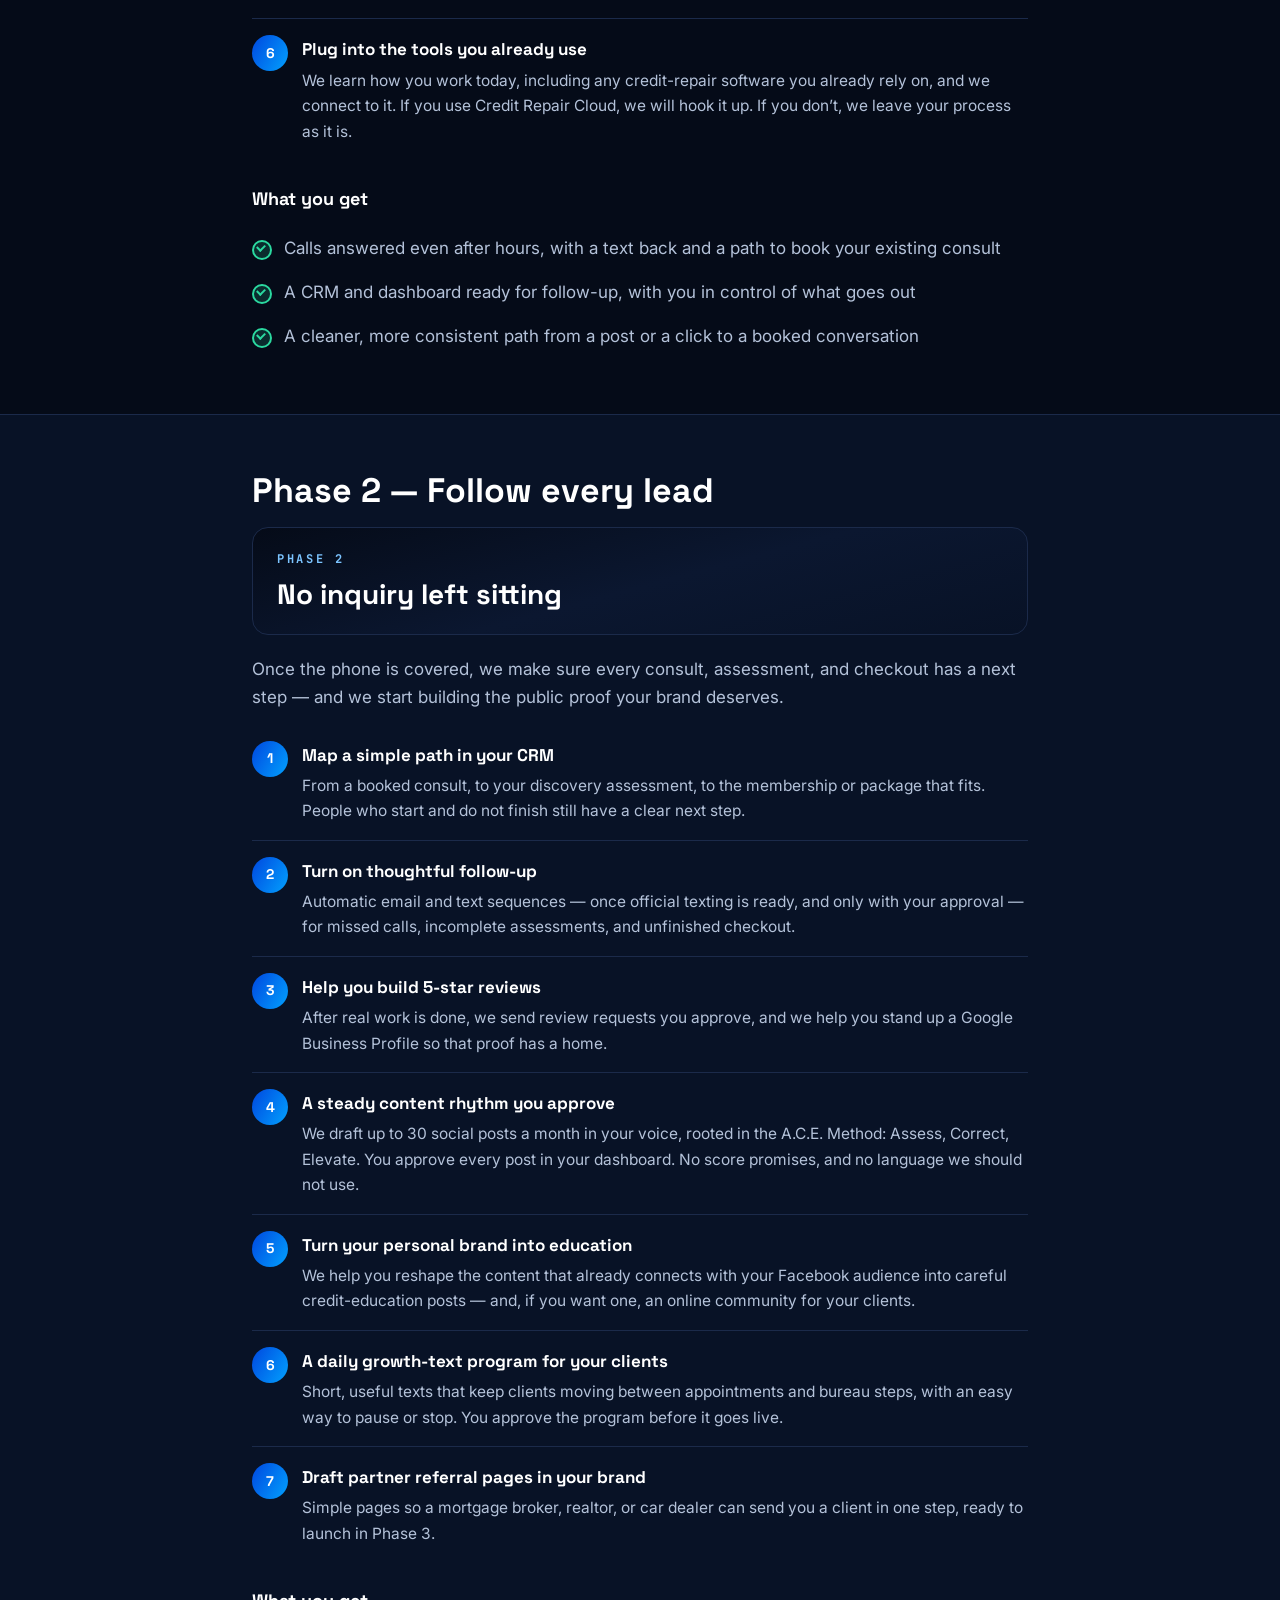
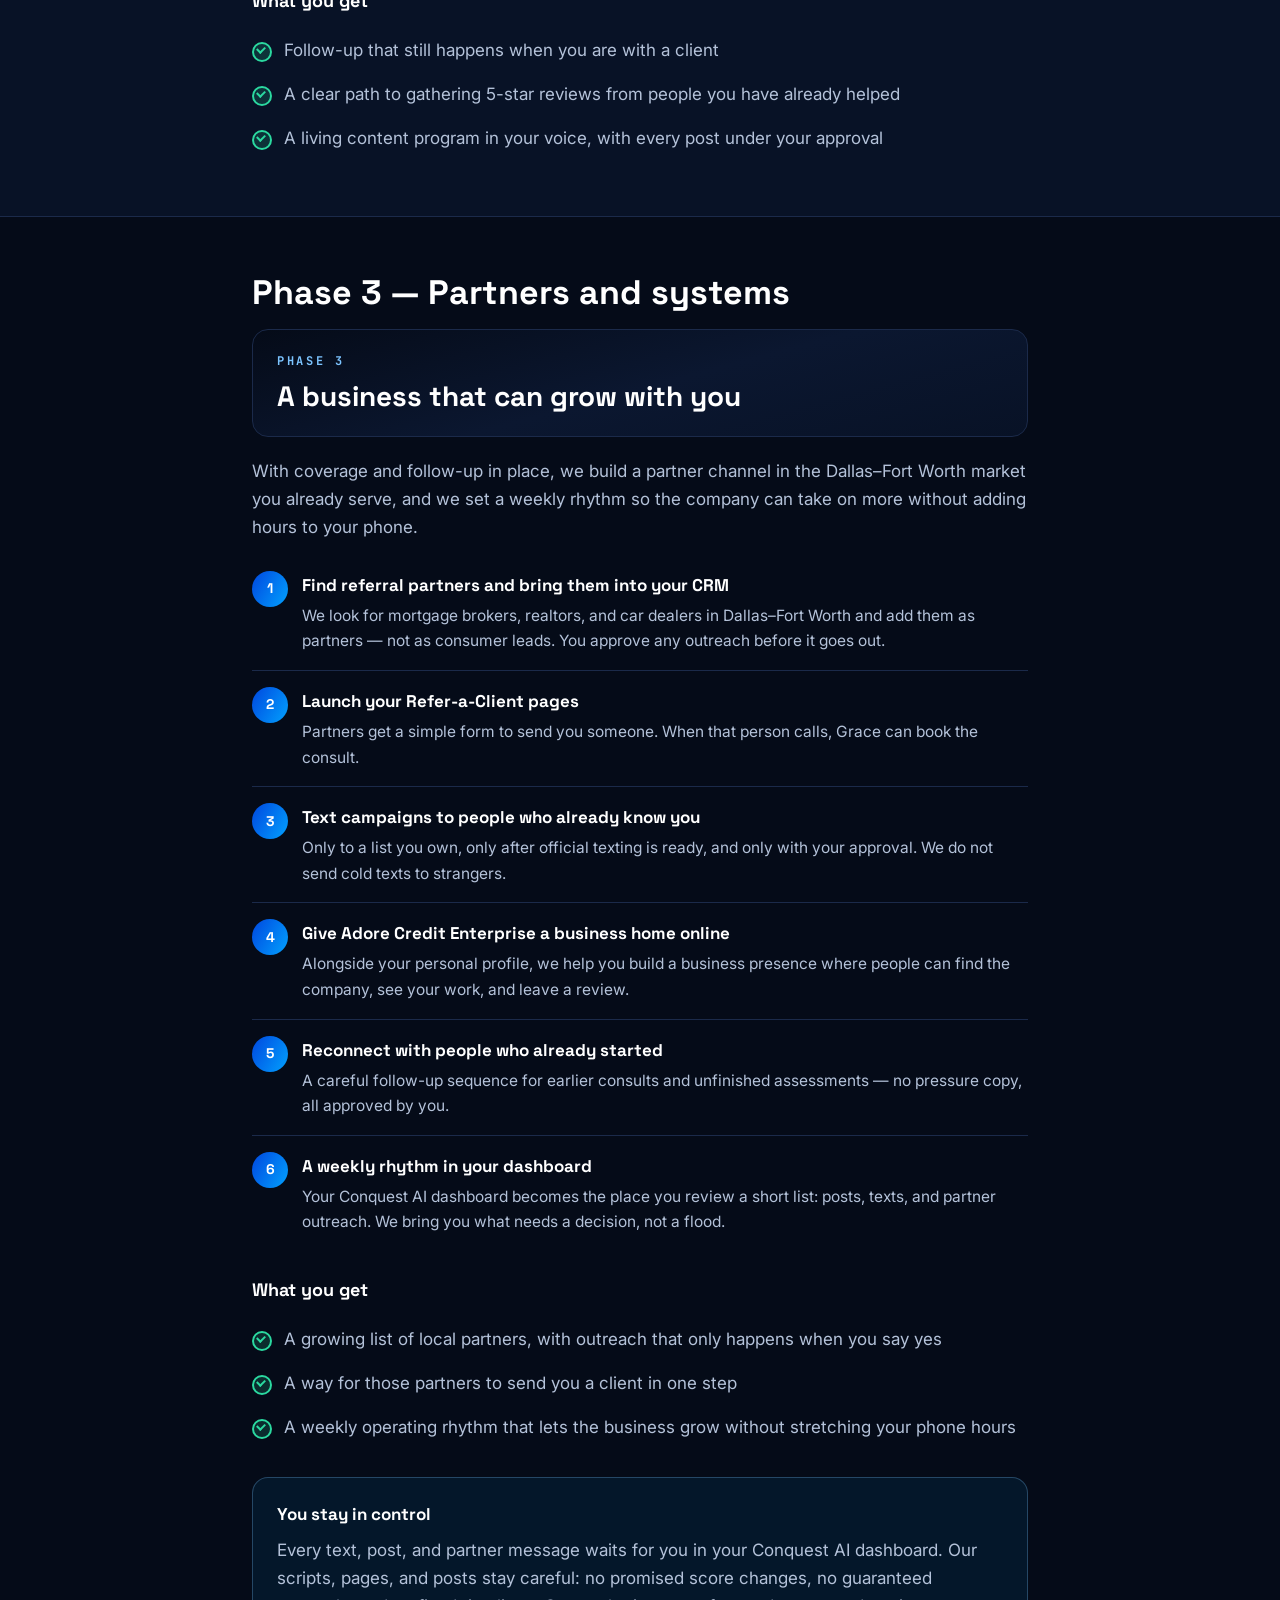
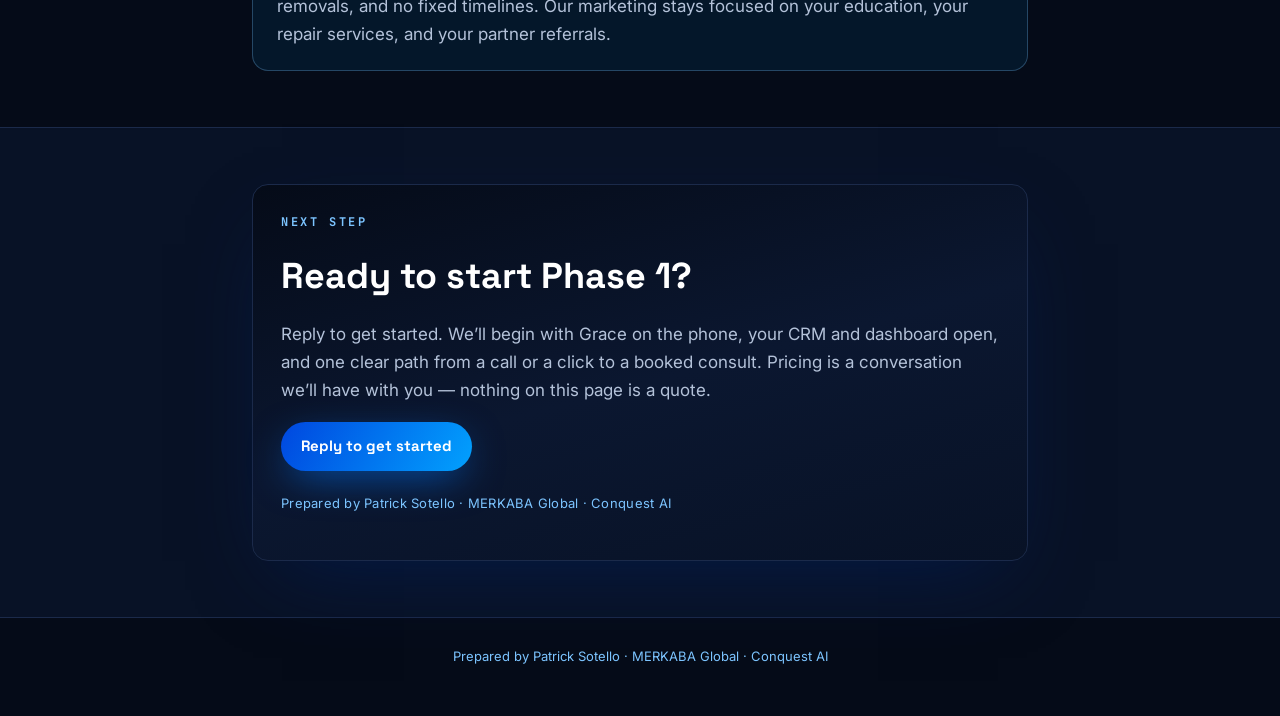
<file: plans/adore/index.html>
<!DOCTYPE html>
<html lang="en">
<head>
<meta charset="utf-8">
<meta name="viewport" content="width=device-width, initial-scale=1">
<meta name="robots" content="noindex, nofollow">
<meta name="description" content="A phased growth plan from MERKABA Global and Conquest AI for April Hawkins and Adore Credit Enterprise.">
<title>Your Growth Game Plan · Adore Credit Enterprise</title>
<style>
@font-face{font-family:"SG";src:url("/fonts/sg.woff2") format("woff2");font-weight:300 700;font-display:swap}
@font-face{font-family:"IN";src:url("/fonts/inter.woff2") format("woff2");font-weight:100 900;font-display:swap}
@font-face{font-family:"JBM";src:url("/fonts/mono.woff2") format("woff2");font-weight:100 800;font-display:swap}
:root{
  --bg:#050B18;
  --bg-2:#081226;
  --surface:#0B1730;
  --surface-2:#0F1D3A;
  --line:#1B2A4A;
  --line-2:#26385E;
  --text:#EEF4FF;
  --text-2:#B4C2D9;
  --muted:#8293AE;
  --blue-deep:#0047DF;
  --blue:#1F6FFF;
  --blue-bright:#02A1FE;
  --sky:#7CC4FF;
  --cyan:#22D3EE;
  --green:#2BD9A0;
  --on-grad:#FFFFFF;
  --grad:linear-gradient(120deg,#0047DF,#02A1FE);
  --hero-glow:rgba(2,161,254,.22);
  --hfont:"SG","IN",system-ui,sans-serif;
  --bfont:"IN",system-ui,sans-serif;
  --kfont:"JBM",ui-monospace,monospace;
}
*{box-sizing:border-box;margin:0;padding:0}
html{-webkit-text-size-adjust:100%;scroll-behavior:smooth}
body{font-family:var(--bfont);font-size:17px;line-height:1.65;color:var(--text);background:var(--bg);overflow-x:hidden;-webkit-font-smoothing:antialiased}
img,svg{max-width:100%;display:block}
a{color:inherit;text-decoration:none}
h1,h2,h3,.brand,.kicker,.cta-title{font-family:var(--hfont)}
.wrap{width:100%;max-width:820px;margin:0 auto;padding:0 22px}
.topbar{position:sticky;top:0;z-index:20;background:rgba(5,11,24,.92);backdrop-filter:blur(14px);border-bottom:1px solid rgba(255,255,255,.12)}
.topbar .wrap{display:flex;align-items:center;justify-content:space-between;gap:12px;min-height:64px;flex-wrap:wrap;padding-top:10px;padding-bottom:10px}
.brand{font-weight:800;font-size:13px;letter-spacing:.14em;color:#fff;white-space:nowrap}
.brand span{background:var(--grad);-webkit-background-clip:text;background-clip:text;color:transparent}
.topmeta{font-size:12px;color:var(--text-2);text-align:right}
.hero{position:relative;padding:72px 0 56px;overflow:hidden;background:
  radial-gradient(900px 600px at 78% 42%, var(--hero-glow), transparent 70%),
  radial-gradient(700px 480px at 10% 0%, rgba(0,71,223,.18), transparent 70%),
  linear-gradient(165deg,#050B18 0%,#0B1730 52%,#081226 100%)}
.hero::after{content:"";position:absolute;inset:0;background-image:linear-gradient(var(--line) 1px,transparent 1px),linear-gradient(90deg,var(--line) 1px,transparent 1px);background-size:64px 64px;opacity:.22;mask-image:radial-gradient(800px 500px at 50% 40%,#000,transparent 75%);pointer-events:none}
.hero .wrap{position:relative;z-index:2}
.kicker{font-family:var(--kfont);font-size:12px;font-weight:700;letter-spacing:.22em;text-transform:uppercase;color:var(--sky);margin-bottom:14px}
h1{font-size:clamp(34px,7vw,56px);line-height:1.08;font-weight:800;color:#fff;letter-spacing:-.02em;margin-bottom:16px}
.lead{font-size:19px;color:var(--text-2);max-width:640px;margin-bottom:10px}
.byline{margin-top:22px;font-size:13px;color:var(--sky);letter-spacing:.02em}
.toc{padding:28px 0 8px}
.toc-list{list-style:none;display:flex;flex-wrap:wrap;gap:10px}
.toc-list a{display:inline-block;padding:8px 14px;border-radius:999px;border:1px solid var(--line-2);background:rgba(13,26,54,.62);color:var(--text-2);font-size:13px;font-weight:600}
.toc-list a:hover{border-color:var(--blue-bright);color:#fff}
section{padding:56px 0;scroll-margin-top:80px}
section.alt{background:var(--bg-2);border-top:1px solid var(--line);border-bottom:1px solid var(--line)}
h2{font-size:clamp(24px,4vw,34px);line-height:1.18;font-weight:800;color:#fff;margin-bottom:16px}
p{margin-bottom:14px;color:var(--text-2)}
.cards{display:grid;grid-template-columns:1fr 1fr;gap:16px;margin-top:22px}
.card{background:linear-gradient(165deg,#050B18 0%,#0B1730 52%,#081226 100%);border:1px solid var(--line);border-radius:16px;padding:22px}
.card h3{font-size:18px;line-height:1.3;color:#fff;margin:12px 0 8px}
.card p{margin:0;font-size:15px;color:var(--text-2)}
.icon{width:40px;height:40px;border-radius:12px;display:grid;place-items:center;background:rgba(2,161,254,.12);border:1px solid rgba(124,196,255,.25)}
.phase-banner{background:linear-gradient(165deg,#050B18 0%,#0B1730 52%,#081226 100%);border:1px solid var(--line);border-radius:16px;padding:22px 24px;margin:8px 0 20px}
.phase-banner .kicker{margin-bottom:8px}
.phase-banner h3{font-size:clamp(22px,3.4vw,28px);color:#fff;font-weight:800;line-height:1.2}
.steps{list-style:none;counter-reset:step;margin:8px 0 24px}
.steps li{display:grid;grid-template-columns:36px 1fr;gap:14px;padding:16px 0;border-bottom:1px solid var(--line)}
.steps li:last-child{border-bottom:0}
.steps li::before{counter-increment:step;content:counter(step);width:36px;height:36px;border-radius:50%;display:grid;place-items:center;background:var(--grad);color:#fff;font-family:var(--hfont);font-weight:800;font-size:14px}
.steps h4{font-size:17px;color:#fff;font-weight:700;margin-bottom:4px;font-family:var(--hfont)}
.steps p{margin:0;font-size:15.5px}
.get{margin-top:8px}
.get h3{font-size:18px;color:#fff;margin-bottom:12px}
.get ul{list-style:none}
.get li{position:relative;padding:8px 0 8px 32px;color:var(--text-2)}
.get li::before{content:"";position:absolute;left:0;top:14px;width:16px;height:16px;border-radius:50%;background:rgba(43,217,160,.16);border:2px solid var(--green);box-shadow:inset 0 0 0 2px transparent}
.get li::after{content:"";position:absolute;left:5px;top:18px;width:6px;height:4px;border-left:2px solid var(--green);border-bottom:2px solid var(--green);transform:rotate(-45deg)}
.callout{margin-top:28px;padding:22px 24px;border-radius:16px;border:1px solid rgba(124,196,255,.28);background:rgba(2,161,254,.08)}
.callout .lead-in{font-family:var(--hfont);font-weight:800;color:#fff;margin-bottom:8px}
.callout p{margin:0}
.cta{padding:28px;border-radius:16px;background:linear-gradient(165deg,#050B18 0%,#0B1730 52%,#081226 100%);border:1px solid var(--line);box-shadow:0 30px 80px -30px rgba(0,30,90,.7)}
.cta-title{font-size:clamp(26px,4vw,36px);color:#fff;font-weight:800;margin:8px 0 14px}
.cta p{margin-bottom:18px}
.cta-flag{display:inline-block;padding:12px 20px;border-radius:999px;background:var(--grad);color:#fff;font-family:var(--hfont);font-weight:800;font-size:15px;box-shadow:0 12px 40px -10px rgba(2,120,254,.7)}
.foot{padding:28px 0 48px;color:var(--sky);font-size:13px;text-align:center}
.top{position:fixed;right:16px;bottom:16px;width:44px;height:44px;border-radius:50%;border:1px solid var(--line-2);background:rgba(13,26,54,.9);color:var(--sky);display:grid;place-items:center;font-size:18px;z-index:30}

.gap-list{display:flex;flex-direction:column;gap:16px;margin-top:22px}
.gap{background:linear-gradient(165deg,#050B18 0%,#0B1730 52%,#081226 100%);border:1px solid var(--line);border-radius:16px;padding:22px}
.gap .phase{display:inline-block;font-family:var(--kfont);font-size:11px;font-weight:700;letter-spacing:.18em;text-transform:uppercase;color:var(--sky);margin-bottom:12px}
.gap .lbl{font-family:var(--kfont);font-size:11px;font-weight:700;letter-spacing:.16em;text-transform:uppercase;color:var(--muted);margin-top:12px;margin-bottom:4px}
.gap .lbl:first-of-type{margin-top:0}
.gap p{margin:0;color:var(--text);font-size:16px}
@media (max-width:700px){
  .cards{grid-template-columns:1fr}
  section{padding:44px 0}
  .hero{padding:52px 0 40px}
  .topmeta{text-align:left;width:100%}
  h1{font-size:34px}
}
@media print{
  .topbar,.top,.toc{display:none}
  body{background:#050B18;color:#EEF4FF;-webkit-print-color-adjust:exact;print-color-adjust:exact}
  section, .hero, .card, .phase-banner, .cta, .callout{break-inside:avoid}
}
</style>
</head>
<body>
<header class="topbar">
  <div class="wrap">
    <div class="brand">CONQUEST <span>AI</span></div>
    <div class="topmeta">Prepared for April Hawkins</div>
  </div>
</header>

<section class="hero" id="top">
  <div class="wrap">
    <div class="kicker">MERKABA Global · Conquest AI</div>
    <h1>Your Growth Game Plan</h1>
    <p class="lead">Prepared for April Hawkins, Adore Credit Enterprise</p>
    <p class="byline">Prepared by Patrick Sotello · MERKABA Global · Conquest AI</p>
  </div>
</section>

<nav class="toc wrap" aria-label="What’s inside">
  <div class="kicker">What’s inside</div>
  <ul class="toc-list">
    <li><a href="#gaps">Where Adore is today</a></li>
    <li><a href="#outcomes">What this means for you</a></li>
    <li><a href="#phase1">Phase 1 — Never miss a call</a></li>
    <li><a href="#phase2">Phase 2 — Follow every lead</a></li>
    <li><a href="#phase3">Phase 3 — Partners and systems</a></li>
    <li><a href="#start">Ready to start Phase 1?</a></li>
  </ul>
</nav>

<section>
  <div class="wrap">
    <h2>A plan built around your business</h2>
    <p>April, you already have a strong foundation: a clear brand, a live site, online checkout, and a free consultation people can book. This plan is how we help you catch every one of those opportunities, follow up without adding hours to your day, and build systems that let Adore Credit Enterprise grow with you.</p>
    <p>You stay in the lead. You still review each client’s file. You approve messages and posts in your Conquest AI dashboard (Mission Control) before anything goes out. We cover the phone, the follow-up, the partners, and the public proof around you.</p>
  </div>
</section>


<section class="alt" id="gaps">
  <div class="wrap">
    <h2>Where Adore is today, and how we close each gap</h2>
    <p>Here is where your business stands today, and how we would close each gap. These are opportunities, not a scorecard. None of this promises a number of new clients, reviews, or credit-score results.</p>
    <div class="gap-list">
      <article class="gap">
        <div class="phase">Phase 1</div>
        <div class="lbl">Today</div>
        <p>Your posted weekday phone hours start in the evening, so daytime and late calls can go unanswered when you are with a client or away from the phone.</p>
        <div class="lbl">How we close it</div>
        <p>Grace, your AI receptionist, answers around the clock, texts people back, and can book the free 30-minute consultation you already offer.</p>
      </article>
      <article class="gap">
        <div class="phase">Phase 1</div>
        <div class="lbl">Today</div>
        <p>People who already follow you can land on more than one destination — Facebook, Linktree, or a shop — instead of one clear place to book.</p>
        <div class="lbl">How we close it</div>
        <p>We point those links to one branded booking path, so a click and a phone call lead to the same consult.</p>
      </article>
      <article class="gap">
        <div class="phase">Phase 1</div>
        <div class="lbl">Today</div>
        <p>Pricing is not consistent across every page, preview, and checkout, which can confuse someone who is ready to move forward.</p>
        <div class="lbl">How we close it</div>
        <p>We line up your offers and prices so every page tells the same story.</p>
      </article>
      <article class="gap">
        <div class="phase">Phase 2</div>
        <div class="lbl">Today</div>
        <p>If someone misses you, or starts an assessment or checkout and does not finish, follow-up can still depend on you catching it by hand.</p>
        <div class="lbl">How we close it</div>
        <p>Your CRM sends approved text and email nurture, missed-call replies, and reminders, so those leads are not left sitting.</p>
      </article>
      <article class="gap">
        <div class="phase">Phase 2</div>
        <div class="lbl">Today</div>
        <p>Your public review presence is still early, so new people have less independent proof to stand on.</p>
        <div class="lbl">How we close it</div>
        <p>After you have done the work, we send review requests you approve and help you set up the public profiles — including Google, and BBB if you want one — where that proof can live.</p>
      </article>
      <article class="gap">
        <div class="phase">Phase 2</div>
        <div class="lbl">Today</div>
        <p>Your personal Facebook is the main place people already know you, and the business brand does not yet have a steady, approved posting plan of its own.</p>
        <div class="lbl">How we close it</div>
        <p>We draft up to 30 social posts a month in your voice, for you to approve in your dashboard, and we help you build a business presence alongside your personal profile.</p>
      </article>
      <article class="gap">
        <div class="phase">Phase 3</div>
        <div class="lbl">Today</div>
        <p>There is not yet a simple pipeline for Dallas–Fort Worth partners — mortgage brokers, realtors, and car dealers — to send you a client.</p>
        <div class="lbl">How we close it</div>
        <p>We find those partners, add them to your CRM, and launch Refer-a-Client pages. Outreach only happens when you approve it.</p>
      </article>
    </div>
  </div>
</section>

<section class="alt" id="outcomes">
  <div class="wrap">
    <h2>What this means for you</h2>
    <p>These are the outcomes we are aiming for together. We do not promise a number of new clients, reviews, or credit-score results — and we will never market a guaranteed score change or timeline.</p>
    <div class="cards">
      <article class="card">
        <div class="icon" aria-hidden="true">
          <svg width="22" height="22" viewBox="0 0 24 24" fill="none"><path d="M7.5 3.75h2.2l1.05 4.2-1.7 1.02a12.3 12.3 0 0 0 5.98 5.98l1.02-1.7 4.2 1.05v2.2c0 .83-.67 1.6-1.5 1.72C9.4 19.3 4.7 14.6 3.53 5.25 3.4 4.42 4.17 3.75 5 3.75h2.5Z" stroke="#7CC4FF" stroke-width="1.75" stroke-linejoin="round"/></svg>
        </div>
        <h3>Answer every call, even after hours</h3>
        <p>Grace, your AI receptionist, answers around the clock, texts people back, and can book the free 30-minute consultation you already offer — including times you are with a client or away from the phone.</p>
      </article>
      <article class="card">
        <div class="icon" aria-hidden="true">
          <svg width="22" height="22" viewBox="0 0 24 24" fill="none"><path d="M9 11.5a3.25 3.25 0 1 0 0-6.5 3.25 3.25 0 0 0 0 6.5ZM15.5 12.25a2.75 2.75 0 1 0 0-5.5" stroke="#7CC4FF" stroke-width="1.75" stroke-linecap="round"/><path d="M3.75 19.25c.4-3.1 2.7-5 5.25-5s4.85 1.9 5.25 5M15.5 14.25c2.2.2 3.9 1.7 4.25 4.25" stroke="#7CC4FF" stroke-width="1.75" stroke-linecap="round"/></svg>
        </div>
        <h3>Turn your Facebook audience into booked consults</h3>
        <p>We point your Facebook, Linktree, and shop links to one booking path, so more of the people who already follow you can become a scheduled conversation.</p>
      </article>
      <article class="card">
        <div class="icon" aria-hidden="true">
          <svg width="22" height="22" viewBox="0 0 24 24" fill="none"><path d="M12 3.5 14.2 8.4l5.3.6-3.95 3.6 1.1 5.2L12 15.5l-4.65 2.3 1.1-5.2L4.5 9l5.3-.6L12 3.5Z" stroke="#7CC4FF" stroke-width="1.75" stroke-linejoin="round"/></svg>
        </div>
        <h3>Build your 5-star reviews</h3>
        <p>After you have done the work, we help you ask for reviews and set up the public profiles where that proof can live — carefully, and only with your approval.</p>
      </article>
      <article class="card">
        <div class="icon" aria-hidden="true">
          <svg width="22" height="22" viewBox="0 0 24 24" fill="none"><path d="M5.5 6.5h13v12.25h-13V6.5ZM5.5 10.25h13M9 4.75v3.5M15 4.75v3.5" stroke="#7CC4FF" stroke-width="1.75" stroke-linecap="round" stroke-linejoin="round"/><path d="m9.5 15 1.6 1.6 3.4-3.6" stroke="#7CC4FF" stroke-width="1.75" stroke-linecap="round" stroke-linejoin="round"/></svg>
        </div>
        <h3>Partners who can send you clients</h3>
        <p>We help you build a simple way for Dallas–Fort Worth mortgage brokers, realtors, and car dealers to refer someone, and we make sure that referral can get booked.</p>
      </article>
    </div>
  </div>
</section>

<section id="phase1">
  <div class="wrap">
    <h2>Phase 1 — Never miss a call</h2>
    <div class="phase-banner">
      <div class="kicker">Phase 1</div>
      <h3>Your phone and inbox, covered</h3>
    </div>
    <p>We start by catching every inbound opportunity and making the public path into your business simple and consistent. We work with the site and calendar you already have. This is not a website rebuild.</p>
    <ol class="steps">
      <li>
        <div>
          <h4>Put Grace on the phone</h4>
          <p>Your AI receptionist answers around the clock, texts people back, and books your free 30-minute consultation. She is trained to speak carefully about credit repair — no guaranteed results, no promised timelines.</p>
        </div>
      </li>
      <li>
        <div>
          <h4>Open your CRM and your dashboard</h4>
          <p>We set up your CRM for credit repair and open your Conquest AI dashboard (Mission Control). That is where you approve texts, posts, and outreach. Nothing goes out without your sign-off.</p>
        </div>
      </li>
      <li>
        <div>
          <h4>Set up official business texting</h4>
          <p>We start the registration your texts will need so missed-call replies, follow-up, and later campaigns can run the right way.</p>
        </div>
      </li>
      <li>
        <div>
          <h4>Make your pricing consistent across every page</h4>
          <p>We line up the prices people see on your site, in previews, and at checkout so every page tells the same story.</p>
        </div>
      </li>
      <li>
        <div>
          <h4>Create one clear booking path</h4>
          <p>We point your Facebook, Linktree, and shop links to the same consult offer Grace is booking, so a click and a phone call lead to the same next step.</p>
        </div>
      </li>
      <li>
        <div>
          <h4>Plug into the tools you already use</h4>
          <p>We learn how you work today, including any credit-repair software you already rely on, and we connect to it. If you use Credit Repair Cloud, we will hook it up. If you don’t, we leave your process as it is.</p>
        </div>
      </li>
    </ol>
    <div class="get">
      <h3>What you get</h3>
      <ul>
        <li>Calls answered even after hours, with a text back and a path to book your existing consult</li>
        <li>A CRM and dashboard ready for follow-up, with you in control of what goes out</li>
        <li>A cleaner, more consistent path from a post or a click to a booked conversation</li>
      </ul>
    </div>
  </div>
</section>

<section class="alt" id="phase2">
  <div class="wrap">
    <h2>Phase 2 — Follow every lead</h2>
    <div class="phase-banner">
      <div class="kicker">Phase 2</div>
      <h3>No inquiry left sitting</h3>
    </div>
    <p>Once the phone is covered, we make sure every consult, assessment, and checkout has a next step — and we start building the public proof your brand deserves.</p>
    <ol class="steps">
      <li>
        <div>
          <h4>Map a simple path in your CRM</h4>
          <p>From a booked consult, to your discovery assessment, to the membership or package that fits. People who start and do not finish still have a clear next step.</p>
        </div>
      </li>
      <li>
        <div>
          <h4>Turn on thoughtful follow-up</h4>
          <p>Automatic email and text sequences — once official texting is ready, and only with your approval — for missed calls, incomplete assessments, and unfinished checkout.</p>
        </div>
      </li>
      <li>
        <div>
          <h4>Help you build 5-star reviews</h4>
          <p>After real work is done, we send review requests you approve, and we help you stand up a Google Business Profile so that proof has a home.</p>
        </div>
      </li>
      <li>
        <div>
          <h4>A steady content rhythm you approve</h4>
          <p>We draft up to 30 social posts a month in your voice, rooted in the A.C.E. Method: Assess, Correct, Elevate. You approve every post in your dashboard. No score promises, and no language we should not use.</p>
        </div>
      </li>
      <li>
        <div>
          <h4>Turn your personal brand into education</h4>
          <p>We help you reshape the content that already connects with your Facebook audience into careful credit-education posts — and, if you want one, an online community for your clients.</p>
        </div>
      </li>
      <li>
        <div>
          <h4>A daily growth-text program for your clients</h4>
          <p>Short, useful texts that keep clients moving between appointments and bureau steps, with an easy way to pause or stop. You approve the program before it goes live.</p>
        </div>
      </li>
      <li>
        <div>
          <h4>Draft partner referral pages in your brand</h4>
          <p>Simple pages so a mortgage broker, realtor, or car dealer can send you a client in one step, ready to launch in Phase 3.</p>
        </div>
      </li>
    </ol>
    <div class="get">
      <h3>What you get</h3>
      <ul>
        <li>Follow-up that still happens when you are with a client</li>
        <li>A clear path to gathering 5-star reviews from people you have already helped</li>
        <li>A living content program in your voice, with every post under your approval</li>
      </ul>
    </div>
  </div>
</section>

<section id="phase3">
  <div class="wrap">
    <h2>Phase 3 — Partners and systems</h2>
    <div class="phase-banner">
      <div class="kicker">Phase 3</div>
      <h3>A business that can grow with you</h3>
    </div>
    <p>With coverage and follow-up in place, we build a partner channel in the Dallas–Fort Worth market you already serve, and we set a weekly rhythm so the company can take on more without adding hours to your phone.</p>
    <ol class="steps">
      <li>
        <div>
          <h4>Find referral partners and bring them into your CRM</h4>
          <p>We look for mortgage brokers, realtors, and car dealers in Dallas–Fort Worth and add them as partners — not as consumer leads. You approve any outreach before it goes out.</p>
        </div>
      </li>
      <li>
        <div>
          <h4>Launch your Refer-a-Client pages</h4>
          <p>Partners get a simple form to send you someone. When that person calls, Grace can book the consult.</p>
        </div>
      </li>
      <li>
        <div>
          <h4>Text campaigns to people who already know you</h4>
          <p>Only to a list you own, only after official texting is ready, and only with your approval. We do not send cold texts to strangers.</p>
        </div>
      </li>
      <li>
        <div>
          <h4>Give Adore Credit Enterprise a business home online</h4>
          <p>Alongside your personal profile, we help you build a business presence where people can find the company, see your work, and leave a review.</p>
        </div>
      </li>
      <li>
        <div>
          <h4>Reconnect with people who already started</h4>
          <p>A careful follow-up sequence for earlier consults and unfinished assessments — no pressure copy, all approved by you.</p>
        </div>
      </li>
      <li>
        <div>
          <h4>A weekly rhythm in your dashboard</h4>
          <p>Your Conquest AI dashboard becomes the place you review a short list: posts, texts, and partner outreach. We bring you what needs a decision, not a flood.</p>
        </div>
      </li>
    </ol>
    <div class="get">
      <h3>What you get</h3>
      <ul>
        <li>A growing list of local partners, with outreach that only happens when you say yes</li>
        <li>A way for those partners to send you a client in one step</li>
        <li>A weekly operating rhythm that lets the business grow without stretching your phone hours</li>
      </ul>
    </div>
    <div class="callout">
      <div class="lead-in">You stay in control</div>
      <p>Every text, post, and partner message waits for you in your Conquest AI dashboard. Our scripts, pages, and posts stay careful: no promised score changes, no guaranteed removals, and no fixed timelines. Our marketing stays focused on your education, your repair services, and your partner referrals.</p>
    </div>
  </div>
</section>

<section class="alt" id="start">
  <div class="wrap">
    <div class="cta">
      <div class="kicker">Next step</div>
      <div class="cta-title">Ready to start Phase 1?</div>
      <p>Reply to get started. We’ll begin with Grace on the phone, your CRM and dashboard open, and one clear path from a call or a click to a booked consult. Pricing is a conversation we’ll have with you — nothing on this page is a quote.</p>
      <div class="cta-flag">Reply to get started</div>
      <p class="byline">Prepared by Patrick Sotello · MERKABA Global · Conquest AI</p>
    </div>
  </div>
</section>

<footer class="foot">
  <div class="wrap">Prepared by Patrick Sotello · MERKABA Global · Conquest AI</div>
</footer>
<a class="top" href="#top" aria-label="Back to top">↑</a>
</body>
</html>
</file>
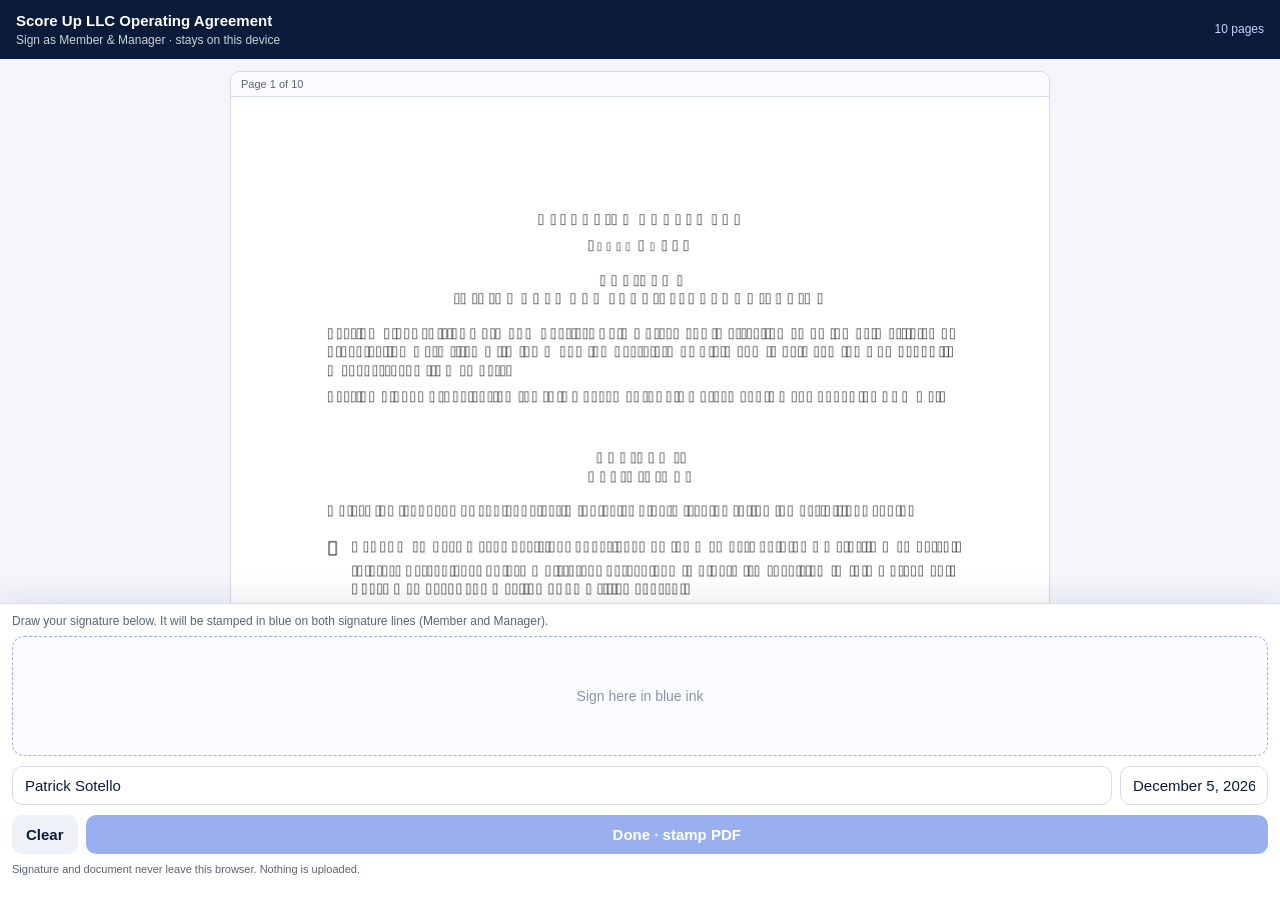
<file: sign/ubbx5ay0cdpr/index.html>
<!DOCTYPE html>
<html lang="en">
<head>
  <meta charset="utf-8" />
  <meta name="viewport" content="width=device-width, initial-scale=1, viewport-fit=cover" />
  <meta name="robots" content="noindex, nofollow, noarchive" />
  <meta name="googlebot" content="noindex, nofollow" />
  <title>Sign — Score Up LLC Operating Agreement</title>
  <style>
    :root {
      --ink: #1F4FD8;
      --navy: #0B1B3A;
      --bg: #F4F6FB;
      --card: #ffffff;
      --line: #D7DCE8;
      --muted: #5B6475;
      --ok: #0F7A45;
      --danger: #B42318;
      --safe-bottom: env(safe-area-inset-bottom, 0px);
    }
    * { box-sizing: border-box; }
    html, body {
      margin: 0; padding: 0;
      background: var(--bg);
      color: var(--navy);
      font-family: -apple-system, BlinkMacSystemFont, "Segoe UI", Roboto, Helvetica, Arial, sans-serif;
      height: 100%;
    }
    body {
      display: flex;
      flex-direction: column;
      min-height: 100dvh;
    }
    header {
      position: sticky; top: 0; z-index: 20;
      background: var(--navy);
      color: #fff;
      padding: 12px 16px;
      display: flex; align-items: center; justify-content: space-between; gap: 12px;
    }
    header h1 {
      margin: 0; font-size: 15px; font-weight: 650; line-height: 1.25;
    }
    header p { margin: 2px 0 0; font-size: 12px; opacity: .8; }
    #status {
      font-size: 12px; color: #c9d4ff; white-space: nowrap;
    }
    #viewer {
      flex: 1;
      overflow: auto;
      -webkit-overflow-scrolling: touch;
      padding: 12px 12px 220px;
    }
    .page-wrap {
      background: var(--card);
      border: 1px solid var(--line);
      border-radius: 10px;
      margin: 0 auto 14px;
      max-width: 820px;
      overflow: hidden;
      box-shadow: 0 1px 2px rgba(11,27,58,.06);
    }
    .page-wrap canvas, .page-wrap img {
      display: block;
      width: 100%;
      height: auto;
      background: #fff;
    }
    .page-label {
      font-size: 11px; color: var(--muted);
      padding: 6px 10px; border-bottom: 1px solid var(--line);
      background: #fafbfe;
    }
    #dock {
      position: fixed; left: 0; right: 0; bottom: 0; z-index: 30;
      background: var(--card);
      border-top: 1px solid var(--line);
      padding: 10px 12px calc(12px + var(--safe-bottom));
      box-shadow: 0 -8px 24px rgba(11,27,58,.08);
    }
    #dock.done-mode .sign-ui { display: none; }
    #dock.sign-mode .done-ui { display: none; }
    .hint {
      font-size: 12px; color: var(--muted); margin: 0 0 8px;
    }
    #pad-wrap {
      border: 1.5px dashed #9EB0E8;
      border-radius: 12px;
      background: #FBFCFF;
      overflow: hidden;
      touch-action: none;
      height: 120px;
      position: relative;
    }
    #pad {
      width: 100%; height: 100%; display: block; touch-action: none;
      cursor: crosshair;
    }
    #pad-wrap.empty::after {
      content: "Sign here in blue ink";
      position: absolute; inset: 0;
      display: flex; align-items: center; justify-content: center;
      color: #8A94A8; font-size: 14px; pointer-events: none;
    }
    .row {
      display: flex; gap: 8px; margin-top: 10px; align-items: center;
    }
    .row input[type="text"] {
      flex: 1; min-width: 0;
      border: 1px solid var(--line); border-radius: 10px;
      padding: 10px 12px; font-size: 15px;
      color: var(--navy); background: #fff;
    }
    button {
      appearance: none; border: 0; border-radius: 10px;
      padding: 11px 14px; font-size: 15px; font-weight: 650;
      cursor: pointer;
    }
    .btn-ghost {
      background: #EEF1F8; color: var(--navy);
    }
    .btn-primary {
      background: var(--ink); color: #fff; flex: 1;
    }
    .btn-primary:disabled {
      opacity: .45; cursor: not-allowed;
    }
    .btn-ok {
      background: var(--ok); color: #fff; flex: 1;
    }
    .meta {
      display: flex; gap: 8px; margin-top: 8px; flex-wrap: wrap;
      font-size: 12px; color: var(--muted);
    }
    .meta span strong { color: var(--navy); font-weight: 650; }
    .banner {
      display: none; margin: 0 0 8px; padding: 8px 10px;
      border-radius: 8px; font-size: 13px;
    }
    .banner.show { display: block; }
    .banner.err { background: #FEE4E2; color: var(--danger); }
    .banner.ok { background: #D1FADF; color: #027A48; }
    .privacy {
      margin-top: 8px; font-size: 11px; color: var(--muted); line-height: 1.35;
    }
  </style>
</head>
<body>
  <header>
    <div>
      <h1>Score Up LLC Operating Agreement</h1>
      <p>Sign as Member &amp; Manager · stays on this device</p>
    </div>
    <div id="status">Loading…</div>
  </header>

  <main id="viewer" aria-live="polite"></main>

  <section id="dock" class="sign-mode">
    <div id="banner" class="banner"></div>

    <div class="sign-ui">
      <p class="hint">Draw your signature below. It will be stamped in blue on both signature lines (Member and Manager).</p>
      <div id="pad-wrap" class="empty">
        <canvas id="pad"></canvas>
      </div>
      <div class="row">
        <input id="fullname" type="text" value="Patrick Sotello" autocomplete="name" aria-label="Printed name" />
        <input id="sigdate" type="text" readonly aria-label="Date" style="max-width:148px" />
      </div>
      <div class="row">
        <button type="button" class="btn-ghost" id="btn-clear">Clear</button>
        <button type="button" class="btn-primary" id="btn-done" disabled>Done · stamp PDF</button>
      </div>
      <p class="privacy">Signature and document never leave this browser. Nothing is uploaded.</p>
    </div>

    <div class="done-ui">
      <p class="hint" id="done-hint">Signed. Download or share the PDF from this phone.</p>
      <div class="row">
        <button type="button" class="btn-ghost" id="btn-resign">Re-sign</button>
        <button type="button" class="btn-ok" id="btn-download">Download signed PDF</button>
      </div>
      <div class="row" style="margin-top:8px">
        <button type="button" class="btn-primary" id="btn-share" style="display:none">Share…</button>
      </div>
    </div>
  </section>

  <script src="vendor/pdf.min.js"></script>
  <script src="vendor/pdf-lib.min.js"></script>
  <script>
  (function () {
    const INK = '#1F4FD8';
    const STATUS = document.getElementById('status');
    const VIEWER = document.getElementById('viewer');
    const DOCK = document.getElementById('dock');
    const BANNER = document.getElementById('banner');
    const PAD = document.getElementById('pad');
    const PAD_WRAP = document.getElementById('pad-wrap');
    const BTN_CLEAR = document.getElementById('btn-clear');
    const BTN_DONE = document.getElementById('btn-done');
    const BTN_DL = document.getElementById('btn-download');
    const BTN_SHARE = document.getElementById('btn-share');
    const BTN_RESIGN = document.getElementById('btn-resign');
    const FULLNAME = document.getElementById('fullname');
    const SIGDATE = document.getElementById('sigdate');

    // pdftotext -bbox uses top-left origin; pdf-lib uses bottom-left.
    // Convert: pdfY = pageHeight - topY
    // Member block (page index 8), Manager block (page index 9)
    const BLOCKS = [
      {
        pageIndex: 8,
        // Member underline topY ~634.9–648.1; fit signature in gap under BY MEMBER
        sig: { x: 72.1, topY: 606, width: 210, height: 28 },
        // Cover printed "Patrick" then write full legal name
        name: { x: 72.1, topY: 648.7, size: 11, coverW: 40, coverH: 14 },
        date: { x: 100, topY: 677.1, size: 11 }
      },
      {
        pageIndex: 9,
        // Manager underline topY ~101–114
        sig: { x: 72.1, topY: 72, width: 210, height: 28 },
        name: { x: 72.1, topY: 114.8, size: 11, coverW: 40, coverH: 14 },
        date: { x: 100, topY: 143.2, size: 11 }
      }
    ];

    let pdfBytes = null;
    let signedBytes = null;
    let signedUrl = null;
    let drawing = false;
    let hasInk = false;
    let ctx = null;

    function todayStr() {
      const d = new Date();
      // America/New_York display
      try {
        return new Intl.DateTimeFormat('en-US', {
          timeZone: 'America/New_York',
          year: 'numeric', month: 'long', day: 'numeric'
        }).format(d);
      } catch (e) {
        return d.toLocaleDateString('en-US', { year: 'numeric', month: 'long', day: 'numeric' });
      }
    }
    SIGDATE.value = todayStr();

    function showBanner(msg, kind) {
      BANNER.textContent = msg;
      BANNER.className = 'banner show ' + (kind || '');
    }
    function clearBanner() {
      BANNER.className = 'banner';
      BANNER.textContent = '';
    }

    function resizePad() {
      const ratio = window.devicePixelRatio || 1;
      const rect = PAD_WRAP.getBoundingClientRect();
      PAD.width = Math.max(1, Math.floor(rect.width * ratio));
      PAD.height = Math.max(1, Math.floor(rect.height * ratio));
      PAD.style.width = rect.width + 'px';
      PAD.style.height = rect.height + 'px';
      ctx = PAD.getContext('2d');
      ctx.setTransform(ratio, 0, 0, ratio, 0, 0);
      ctx.lineCap = 'round';
      ctx.lineJoin = 'round';
      ctx.strokeStyle = INK;
      ctx.lineWidth = 2.4;
      // clear visual
      ctx.clearRect(0, 0, rect.width, rect.height);
      hasInk = false;
      PAD_WRAP.classList.add('empty');
      BTN_DONE.disabled = true;
    }

    function pos(e) {
      const rect = PAD.getBoundingClientRect();
      const t = (e.touches && e.touches[0]) || (e.changedTouches && e.changedTouches[0]) || e;
      return { x: t.clientX - rect.left, y: t.clientY - rect.top };
    }
    function startDraw(e) {
      e.preventDefault();
      drawing = true;
      const p = pos(e);
      ctx.beginPath();
      ctx.moveTo(p.x, p.y);
    }
    function moveDraw(e) {
      if (!drawing) return;
      e.preventDefault();
      const p = pos(e);
      ctx.lineTo(p.x, p.y);
      ctx.stroke();
      if (!hasInk) {
        hasInk = true;
        PAD_WRAP.classList.remove('empty');
        BTN_DONE.disabled = false;
      }
    }
    function endDraw(e) {
      if (!drawing) return;
      e.preventDefault();
      drawing = false;
    }

    PAD.addEventListener('mousedown', startDraw);
    PAD.addEventListener('mousemove', moveDraw);
    PAD.addEventListener('mouseup', endDraw);
    PAD.addEventListener('mouseleave', endDraw);
    PAD.addEventListener('touchstart', startDraw, { passive: false });
    PAD.addEventListener('touchmove', moveDraw, { passive: false });
    PAD.addEventListener('touchend', endDraw, { passive: false });

    BTN_CLEAR.addEventListener('click', function () {
      const rect = PAD_WRAP.getBoundingClientRect();
      ctx.clearRect(0, 0, rect.width, rect.height);
      hasInk = false;
      PAD_WRAP.classList.add('empty');
      BTN_DONE.disabled = true;
      clearBanner();
    });

    function signaturePngBytes() {
      // Trim empty margins for a tighter stamp
      const ratio = window.devicePixelRatio || 1;
      const w = PAD.width, h = PAD.height;
      const img = ctx.getImageData(0, 0, w, h);
      const data = img.data;
      let minX = w, minY = h, maxX = 0, maxY = 0, found = false;
      for (let y = 0; y < h; y++) {
        for (let x = 0; x < w; x++) {
          const a = data[(y * w + x) * 4 + 3];
          if (a > 8) {
            found = true;
            if (x < minX) minX = x;
            if (y < minY) minY = y;
            if (x > maxX) maxX = x;
            if (y > maxY) maxY = y;
          }
        }
      }
      const out = document.createElement('canvas');
      if (!found) {
        out.width = 1; out.height = 1;
        return out.toDataURL('image/png');
      }
      const pad = Math.round(6 * ratio);
      minX = Math.max(0, minX - pad);
      minY = Math.max(0, minY - pad);
      maxX = Math.min(w - 1, maxX + pad);
      maxY = Math.min(h - 1, maxY + pad);
      const tw = maxX - minX + 1, th = maxY - minY + 1;
      out.width = tw; out.height = th;
      const octx = out.getContext('2d');
      octx.putImageData(ctx.getImageData(minX, minY, tw, th), 0, 0);
      return out.toDataURL('image/png');
    }

    async function stampPdf() {
      clearBanner();
      BTN_DONE.disabled = true;
      STATUS.textContent = 'Stamping…';
      try {
        const { PDFDocument, rgb, StandardFonts } = PDFLib;
        const pdfDoc = await PDFDocument.load(pdfBytes);
        const png = signaturePngBytes();
        const pngBytes = await fetch(png).then(r => r.arrayBuffer());
        const sigImage = await pdfDoc.embedPng(pngBytes);
        const font = await pdfDoc.embedFont(StandardFonts.TimesRoman);
        const name = (FULLNAME.value || 'Patrick Sotello').trim();
        const date = (SIGDATE.value || todayStr()).trim();
        const pages = pdfDoc.getPages();

        for (const b of BLOCKS) {
          const page = pages[b.pageIndex];
          const { height } = page.getSize();
          // Convert top-origin to PDF bottom-origin for image bottom-left
          const sigBottom = height - (b.sig.topY + b.sig.height);
          const dims = sigImage.scale(1);
          // Fit into target box while preserving aspect
          const scale = Math.min(b.sig.width / dims.width, b.sig.height / dims.height);
          const dw = dims.width * scale;
          const dh = dims.height * scale;
          page.drawImage(sigImage, {
            x: b.sig.x,
            y: height - (b.sig.topY + dh),
            width: dw,
            height: dh
          });
          // Cover the printed first name, then write full legal name
          page.drawRectangle({
            x: b.name.x - 1,
            y: height - b.name.topY - b.name.coverH,
            width: b.name.coverW,
            height: b.name.coverH + 2,
            color: rgb(1, 1, 1)
          });
          page.drawText(name, {
            x: b.name.x,
            y: height - b.name.topY - b.name.size,
            size: b.name.size,
            font,
            color: rgb(0.05, 0.08, 0.18)
          });
          // Date to the right of the "Date" label
          page.drawText(date, {
            x: b.date.x,
            y: height - b.date.topY - b.date.size,
            size: b.date.size,
            font,
            color: rgb(0.05, 0.08, 0.18)
          });
        }

        signedBytes = await pdfDoc.save();
        if (signedUrl) URL.revokeObjectURL(signedUrl);
        signedUrl = URL.createObjectURL(new Blob([signedBytes], { type: 'application/pdf' }));

        DOCK.classList.remove('sign-mode');
        DOCK.classList.add('done-mode');
        showBanner('Signed on this device. Ready to download.', 'ok');
        STATUS.textContent = 'Signed';

        if (navigator.canShare) {
          try {
            const file = new File([signedBytes], 'Score-Up-LLC-Operating-Agreement-signed.pdf', { type: 'application/pdf' });
            if (navigator.canShare({ files: [file] })) {
              BTN_SHARE.style.display = 'block';
              BTN_SHARE.onclick = async function () {
                try {
                  await navigator.share({
                    files: [file],
                    title: 'Score Up LLC Operating Agreement (signed)'
                  });
                } catch (err) {
                  if (err && err.name !== 'AbortError') showBanner('Share canceled or unavailable.', 'err');
                }
              };
            }
          } catch (_) { /* ignore */ }
        }
      } catch (err) {
        console.error(err);
        showBanner('Could not stamp the PDF: ' + (err && err.message ? err.message : err), 'err');
        BTN_DONE.disabled = !hasInk;
        STATUS.textContent = 'Error';
      }
    }

    BTN_DONE.addEventListener('click', stampPdf);

    BTN_DL.addEventListener('click', function () {
      if (!signedUrl) return;
      const a = document.createElement('a');
      a.href = signedUrl;
      a.download = 'Score-Up-LLC-Operating-Agreement-signed.pdf';
      document.body.appendChild(a);
      a.click();
      a.remove();
    });

    BTN_RESIGN.addEventListener('click', function () {
      DOCK.classList.add('sign-mode');
      DOCK.classList.remove('done-mode');
      BTN_SHARE.style.display = 'none';
      clearBanner();
      resizePad();
      STATUS.textContent = 'Ready';
    });

    async function renderPages() {
      if (!window['pdfjsLib']) throw new Error('pdf.js failed to load');
      const pdfjsLib = window['pdfjsLib'];
      pdfjsLib.GlobalWorkerOptions.workerSrc = 'vendor/pdf.worker.min.js';

      const loading = pdfjsLib.getDocument({ data: pdfBytes.slice(0) });
      const pdf = await loading.promise;
      STATUS.textContent = pdf.numPages + ' pages';
      VIEWER.innerHTML = '';

      // Fit width ~390 mobile; use devicePixelRatio for sharpness
      const maxCssWidth = Math.min(820, VIEWER.clientWidth - 4 || 360);
      for (let i = 1; i <= pdf.numPages; i++) {
        const page = await pdf.getPage(i);
        const unscaled = page.getViewport({ scale: 1 });
        const scale = maxCssWidth / unscaled.width;
        const viewport = page.getViewport({ scale: scale * (window.devicePixelRatio || 1) });
        const wrap = document.createElement('div');
        wrap.className = 'page-wrap';
        const label = document.createElement('div');
        label.className = 'page-label';
        label.textContent = 'Page ' + i + ' of ' + pdf.numPages;
        const canvas = document.createElement('canvas');
        canvas.width = viewport.width;
        canvas.height = viewport.height;
        canvas.style.width = maxCssWidth + 'px';
        wrap.appendChild(label);
        wrap.appendChild(canvas);
        VIEWER.appendChild(wrap);
        const c = canvas.getContext('2d');
        await page.render({ canvasContext: c, viewport }).promise;
      }
    }

    async function boot() {
      try {
        resizePad();
        STATUS.textContent = 'Fetching…';
        const res = await fetch('document.pdf', { cache: 'no-store' });
        if (!res.ok) throw new Error('HTTP ' + res.status);
        pdfBytes = await res.arrayBuffer();
        STATUS.textContent = 'Rendering…';
        await renderPages();
        STATUS.textContent = 'Ready to sign';
      } catch (err) {
        console.error(err);
        STATUS.textContent = 'Failed';
        showBanner('Could not load the document: ' + (err && err.message ? err.message : err), 'err');
      }
    }

    window.addEventListener('resize', function () {
      // Don't wipe an in-progress signature on minor resizes; only fix canvas if empty
      if (!hasInk) resizePad();
    });

    boot();
  })();
  </script>
</body>
</html>
</file>
<file: css/base.css>
/* GENERATED by tools/gen.py from v2/build/template.html + v2.css. Do not edit; put overrides in m1.css. */

@font-face{font-family:"SG";src:url(../fonts/sg.woff2) format("woff2");font-weight:300 700;font-display:swap}
@font-face{font-family:"IN";src:url(../fonts/inter.woff2) format("woff2");font-weight:100 900;font-display:swap}
@font-face{font-family:"JBM";src:url(../fonts/mono.woff2) format("woff2");font-weight:100 800;font-display:swap}
/* ===== Theme tokens: swap [data-theme] to "light" for the light direction ===== */
:root,[data-theme="dark"]{
  --bg:#050B18; --bg-2:#081226; --surface:#0B1730; --surface-2:#0F1D3A; --line:#1B2A4A; --line-2:#26385E;
  --text:#EEF4FF; --text-2:#B4C2D9; --muted:#8293AE;
  --blue-deep:#0047DF; --blue:#1F6FFF; --blue-bright:#02A1FE; --sky:#7CC4FF; --cyan:#22D3EE; --silver:#9DA5B1;
  --red:#E5484D; --red-soft:#FF8A8D; --green:#2BD9A0; --amber:#F5B544;
  --grad:linear-gradient(120deg,var(--blue-deep),var(--blue-bright));
  --glass:rgba(13,26,54,.62); --shadow:0 30px 80px -30px rgba(0,30,90,.7);
  --on-grad:#FFFFFF; --hero-glow:rgba(2,161,254,.22);
}
[data-theme="light"]{
  --bg:#F5F8FD; --bg-2:#EAF1FB; --surface:#FFFFFF; --surface-2:#F2F6FC; --line:#DCE5F2; --line-2:#C8D5E8;
  --text:#0B1530; --text-2:#33415C; --muted:#5E6E89;
  --glass:rgba(255,255,255,.78); --shadow:0 30px 70px -35px rgba(10,40,110,.35); --hero-glow:rgba(2,161,254,.16);
}
*{box-sizing:border-box;margin:0;padding:0}
html{scroll-behavior:smooth}
body{background:var(--bg);color:var(--text);font:400 16px/1.6 "IN",system-ui,sans-serif;-webkit-font-smoothing:antialiased;overflow-x:hidden}
a{color:inherit;text-decoration:none}
.wrap{max-width:1240px;margin:0 auto;padding:0 40px}
.mono,.kicker,.vlabel,.st,.bl,.ch-n,.eyebrow,.tag{font-family:"JBM",ui-monospace,monospace}
h1,h2,h3,.stat,.sg{font-family:"SG","IN",sans-serif;letter-spacing:-.02em}
.gtext{background:var(--grad);-webkit-background-clip:text;background-clip:text;color:transparent}
.btn{display:inline-flex;align-items:center;gap:10px;height:54px;padding:0 26px;border-radius:999px;font:600 16px "IN";border:1px solid transparent;white-space:nowrap}
.btn-p{background:var(--grad);color:var(--on-grad);box-shadow:0 12px 40px -10px rgba(2,120,254,.7),inset 0 1px 0 rgba(255,255,255,.3)}
.btn-p svg{width:18px;height:18px}
.btn-g{border-color:var(--line-2);color:var(--text);background:var(--glass);backdrop-filter:blur(10px)}
.mock-flag{position:absolute;top:84px;left:40px;z-index:60;font:500 11px "JBM";letter-spacing:.08em;color:#06101F;background:var(--amber);padding:5px 12px;border-radius:99px;text-transform:uppercase}
.ann{font:500 10.5px/1.4 "JBM";letter-spacing:.04em;color:var(--amber);border:1px dashed rgba(245,181,68,.5);padding:3px 8px;border-radius:6px;display:inline-block}

/* ===== Nav ===== */
.nav{position:absolute;top:0;left:0;right:0;z-index:20;padding:22px 0}
.nav .wrap{display:flex;align-items:center;gap:28px}
.logo{display:flex;align-items:center;gap:10px;font:700 17px "SG";letter-spacing:.14em}
.logo img{height:30px}
.logo b{font-weight:700}.logo span{background:var(--grad);-webkit-background-clip:text;color:transparent}
.nav nav{display:flex;gap:4px;margin-left:auto;background:var(--glass);border:1px solid var(--line);border-radius:999px;padding:5px;backdrop-filter:blur(12px)}
.nav nav a{font:500 13px "IN";color:var(--text-2);padding:7px 13px;border-radius:99px}
.nav nav a i{font:500 10px "JBM";color:var(--muted);font-style:normal;margin-right:6px}
.nav nav a:first-child{background:var(--surface-2);color:var(--text)}
.nav .btn{height:44px;padding:0 20px;font-size:14px}

/* ===== Hero ===== */
.hero{position:relative;min-height:900px;overflow:hidden;background:
  radial-gradient(900px 600px at 78% 42%,var(--hero-glow),transparent 70%),
  radial-gradient(700px 500px at 10% 0%,rgba(0,71,223,.18),transparent 70%),var(--bg)}
.hero::after{content:"";position:absolute;inset:0;background-image:linear-gradient(var(--line) 1px,transparent 1px),linear-gradient(90deg,var(--line) 1px,transparent 1px);background-size:64px 64px;opacity:.28;mask-image:radial-gradient(800px 500px at 50% 40%,#000,transparent 75%);pointer-events:none}
#core{position:absolute;right:-60px;top:40px;width:900px;height:860px;z-index:1}
.hero .wrap{position:relative;z-index:3;padding-top:160px}
.eyebrow{display:inline-flex;align-items:center;gap:10px;font-size:12.5px;letter-spacing:.12em;text-transform:uppercase;color:var(--sky);border:1px solid var(--line-2);background:var(--glass);padding:7px 14px 7px 10px;border-radius:99px}
.dot{width:8px;height:8px;border-radius:50%;background:var(--green);box-shadow:0 0 0 4px rgba(43,217,160,.18)}
.hero h1{font-size:92px;line-height:.98;font-weight:600;margin:26px 0 24px;max-width:720px}
.hero h1 .l2{display:block}
.hero .sub{font-size:19px;line-height:1.6;color:var(--text-2);max-width:560px}
.hero .ctas{display:flex;gap:14px;margin-top:36px;align-items:center}
.hero .call{display:flex;align-items:center;gap:12px;margin-top:22px;font-size:14px;color:var(--muted)}
.hero .call b{color:var(--text);font-weight:600}
.wave{display:inline-flex;gap:3px;align-items:center;height:20px}.wave i{width:3px;border-radius:2px;background:var(--blue-bright)}
.hstats{position:relative;z-index:3;display:grid;grid-template-columns:1.3fr 1fr 1fr;gap:0;margin-top:64px;border:1px solid var(--line);border-radius:22px;background:var(--glass);backdrop-filter:blur(14px);max-width:900px}
.hstats>div{padding:22px 26px;border-left:1px solid var(--line)}.hstats>div:first-child{border-left:0}
.hstats .k{font:600 40px/1 "SG";letter-spacing:-.03em}
.hstats .k small{font-size:18px;color:var(--muted);margin-left:4px}
.hstats p{font-size:13.5px;color:var(--text-2);margin-top:8px;line-height:1.45}
.hstats .src{font:400 10.5px/1.4 "JBM";color:var(--muted);margin-top:8px}
.chipf{position:absolute;z-index:2;display:flex;align-items:center;gap:10px;padding:10px 14px 10px 10px;border-radius:14px;background:var(--glass);border:1px solid var(--line-2);backdrop-filter:blur(12px);box-shadow:var(--shadow);font-size:13px;white-space:nowrap}
.chipf .ic{width:30px;height:30px;border-radius:9px;display:grid;place-items:center;background:var(--grad);color:#fff;font:600 12px "JBM"}
.chipf .ic.r{background:rgba(229,72,77,.18);color:var(--red-soft);border:1px solid rgba(229,72,77,.4)}
.chipf small{display:block;font:400 10.5px "JBM";color:var(--muted)}
.c1{right:470px;top:250px}.c2{right:90px;top:200px}.c3{right:520px;top:520px}.c4{right:410px;top:615px}
.core-label{position:absolute;z-index:2;right:250px;top:770px;font:500 11px "JBM";letter-spacing:.2em;color:var(--sky);text-transform:uppercase;text-align:center}

/* ===== Ribbon ===== */
.ribbon{border-top:1px solid var(--line);border-bottom:1px solid var(--line);background:var(--bg-2)}
.ribbon .wrap{display:flex;justify-content:space-between;gap:20px;padding-top:20px;padding-bottom:20px;font:500 13px "JBM";color:var(--text-2);letter-spacing:.04em}
.ribbon span::before{content:"◆";color:var(--blue-bright);margin-right:10px;font-size:9px;vertical-align:2px}

/* ===== Section heads ===== */
.sec{padding:130px 0}
.sh{max-width:760px}
.sh .tag{font-size:12px;letter-spacing:.14em;text-transform:uppercase;color:var(--sky)}
.sh h2{font-size:58px;line-height:1.04;font-weight:600;margin:16px 0 16px}
.sh p{font-size:18px;color:var(--text-2)}

/* ===== Quiz ===== */
.quiz{display:grid;grid-template-columns:1fr 1.15fr;gap:60px;align-items:start}
.qcard{border:1px solid var(--line);border-radius:28px;background:linear-gradient(180deg,var(--surface),var(--bg-2));padding:34px;box-shadow:var(--shadow)}
.qrow+.qrow{margin-top:26px;padding-top:26px;border-top:1px solid var(--line)}
.qrow h4{font:600 17px "IN";margin-bottom:14px;display:flex;gap:12px;align-items:center}
.qrow h4 i{font:500 11px "JBM";font-style:normal;color:var(--sky);border:1px solid var(--line-2);border-radius:6px;padding:2px 7px}
.opts{display:flex;flex-wrap:wrap;gap:10px}
.opt{font:500 14px "IN";padding:10px 16px;border-radius:12px;border:1px solid var(--line-2);color:var(--text-2);background:var(--surface-2)}
.opt.on{background:rgba(2,161,254,.12);border-color:var(--blue-bright);color:var(--text);box-shadow:inset 0 0 0 1px var(--blue-bright)}
.qres{margin-top:28px;padding:20px;border-radius:18px;background:rgba(2,161,254,.07);border:1px solid rgba(2,161,254,.3);display:flex;gap:16px;align-items:center}
.qres b{font:600 15px "IN"}.qres p{font-size:13.5px;color:var(--text-2)}
.qres .ring{flex:none;width:58px;height:58px;border-radius:50%;background:conic-gradient(var(--blue-bright) 0 68%,var(--line) 0);display:grid;place-items:center}
.qres .ring span{width:44px;height:44px;border-radius:50%;background:var(--surface);display:grid;place-items:center;font:600 13px "JBM"}
.map{display:grid;grid-template-columns:repeat(2,1fr);gap:12px;margin-top:34px}
.map a{display:flex;align-items:center;gap:14px;padding:16px 18px;border-radius:16px;border:1px solid var(--line);background:var(--surface);font:600 15px "IN"}
.map a i{font:500 11px "JBM";font-style:normal;color:var(--muted)}
.map a.hot{border-color:var(--blue-bright);background:linear-gradient(90deg,rgba(2,161,254,.12),transparent)}
.map a.hot::after{content:"Your top leak";margin-left:auto;font:500 10.5px "JBM";color:var(--sky)}

/* ===== Chapters / pains ===== */
.chapter{padding:110px 0 40px;position:relative}
.chapter::before{content:"";position:absolute;left:0;right:0;top:0;height:1px;background:linear-gradient(90deg,transparent,var(--line-2),transparent)}
.ch-head{display:flex;align-items:baseline;gap:26px;margin-bottom:56px}
.ch-n{font-size:12px;letter-spacing:.16em;text-transform:uppercase;color:var(--sky);padding:6px 12px;border:1px solid var(--line-2);border-radius:99px;white-space:nowrap;transform:translateY(-10px)}
.ch-head h2{font-size:54px;font-weight:600;line-height:1.05}
.ch-head h2 em{font-style:normal;color:var(--muted)}
.pain{margin-bottom:90px}
.pain-top{display:grid;grid-template-columns:1fr 1.05fr;gap:56px;align-items:center}
.pain.flip .pain-top{grid-template-columns:1.05fr 1fr}.pain.flip .pain-head{order:2}
.kicker{display:flex;gap:12px;align-items:center;font-size:12px;letter-spacing:.1em;text-transform:uppercase;color:var(--text-2)}
.kicker .num{color:#fff;background:var(--grad);border-radius:7px;padding:3px 8px}
.kicker .ref{color:var(--muted);margin-left:auto;font-size:10.5px}
.pain h3{font-size:50px;line-height:1.04;font-weight:600;margin:22px 0 22px}
blockquote{font-size:19px;line-height:1.55;color:var(--text-2);padding-left:20px;border-left:2px solid var(--blue-bright);font-style:italic;max-width:520px}
.video{position:relative;aspect-ratio:16/10;border-radius:24px;overflow:hidden;border:1px solid var(--line-2);background:radial-gradient(circle at 70% 30%,#0E2350,#060D1C 70%);box-shadow:var(--shadow)}
.video svg{position:absolute;inset:0;width:100%;height:100%}
.video svg text[font-family="JBM"]{font-family:"JBM"}.video svg text[font-family="IN"]{font-family:"IN"}.video svg text[font-family="SG"]{font-family:"SG"}
.vshade{position:absolute;inset:0;background:linear-gradient(180deg,transparent 45%,rgba(3,8,20,.9))}
.play{position:absolute;left:24px;bottom:22px;width:56px;height:56px;border-radius:50%;border:1px solid rgba(255,255,255,.35);background:rgba(255,255,255,.12);backdrop-filter:blur(8px);display:grid;place-items:center}
.play svg{position:static;width:22px;height:22px;fill:#fff;margin-left:3px}
.video figcaption{position:absolute;left:96px;right:22px;bottom:18px;color:#E8F1FF;font-size:13px;line-height:1.4}
.video figcaption b{display:block;font:600 16px "IN";margin:4px 0 2px}
.video figcaption span:last-child{color:#B4C2D9}
.vlabel{font-size:10.5px;letter-spacing:.1em;color:#F5B544}
.beats{display:grid;grid-template-columns:1fr 1.2fr 1fr;gap:16px;margin-top:40px}
.beat{border:1px solid var(--line);border-radius:22px;padding:24px 24px 26px;background:var(--surface);position:relative}
.beat.b2{background:linear-gradient(160deg,rgba(0,71,223,.2),rgba(2,161,254,.05) 60%),var(--surface);border-color:rgba(2,161,254,.35)}
.bl{display:flex;align-items:center;gap:10px;font-size:11.5px;letter-spacing:.12em;text-transform:uppercase;color:var(--muted);margin-bottom:14px}
.bl i{font-style:normal;width:24px;height:24px;border-radius:7px;display:grid;place-items:center;border:1px solid var(--line-2);color:var(--text-2);font-size:10px}
.b1 .bl i{border-color:rgba(229,72,77,.5);color:var(--red-soft)}.b2 .bl{color:var(--sky)}.b2 .bl i{background:var(--grad);border:0;color:#fff}
.beat p{font-size:15px;color:var(--text-2);line-height:1.6}
.fix{list-style:none;display:grid;gap:12px}
.fix li{display:flex;flex-direction:column;align-items:flex-start;gap:8px;font-size:15px;line-height:1.55;color:var(--text)}
.fix li+li{padding-top:12px;border-top:1px solid var(--line)}
.st{font-size:10px;letter-spacing:.08em;text-transform:uppercase;padding:3px 8px;border-radius:6px;border:1px solid}
.st::before{content:"";display:inline-block;width:6px;height:6px;border-radius:50%;background:currentColor;margin-right:6px;vertical-align:1px}
.st-live{color:var(--green);border-color:rgba(43,217,160,.4);background:rgba(43,217,160,.08)}
.st-test{color:var(--amber);border-color:rgba(245,181,68,.45);background:rgba(245,181,68,.08)}
.st-offer{color:var(--sky);border-color:rgba(124,196,255,.4);background:rgba(124,196,255,.08)}
.stat{font-size:52px;font-weight:600;line-height:1;background:var(--grad);-webkit-background-clip:text;background-clip:text;color:transparent;margin-bottom:10px}
.src{font:400 10.5px/1.5 "JBM"!important;color:var(--muted)!important;margin-top:12px}
.ph-proof{display:flex;gap:14px;align-items:flex-start;padding:16px;border:1px dashed var(--line-2);border-radius:14px}
.ph-av{flex:none;width:40px;height:40px;border-radius:50%;background:repeating-linear-gradient(45deg,var(--line) 0 4px,transparent 4px 8px);border:1px solid var(--line-2)}
.ph-proof b{display:block;font:600 14px "IN";color:var(--text)}.ph-proof span{font-size:13px;color:var(--muted);line-height:1.45;display:block;margin-top:4px}
.legend{display:flex;gap:10px;align-items:center;flex-wrap:wrap;margin-top:22px;font-size:13px;color:var(--muted)}

/* ===== How it starts ===== */
.steps{display:grid;grid-template-columns:repeat(3,1fr);gap:18px;margin-top:56px;position:relative}
.step{border:1px solid var(--line);border-radius:24px;padding:30px;background:var(--surface);position:relative;overflow:hidden}
.step .n{font:600 64px/1 "SG";color:transparent;-webkit-text-stroke:1px var(--line-2);position:absolute;right:22px;top:18px}
.step .tag{font-size:11.5px;letter-spacing:.12em;text-transform:uppercase;color:var(--sky)}
.step h4{font:600 26px/1.15 "SG";margin:14px 0 10px;max-width:80%}
.step p{color:var(--text-2);font-size:15px}

/* ===== Agent showcase ===== */
.agent-sec{background:radial-gradient(800px 500px at 80% 50%,rgba(2,161,254,.12),transparent 70%),var(--bg-2);border-top:1px solid var(--line);border-bottom:1px solid var(--line)}
.agent-grid{display:grid;grid-template-columns:1fr 440px;gap:80px;align-items:center}
.flow{margin-top:38px;display:grid;gap:4px;counter-reset:f}
.flow li{list-style:none;display:grid;grid-template-columns:40px 1fr;gap:16px;padding:16px 0;border-bottom:1px solid var(--line)}
.flow li i{font:500 11px "JBM";font-style:normal;width:34px;height:34px;border-radius:10px;display:grid;place-items:center;border:1px solid var(--line-2);color:var(--sky)}
.flow b{font:600 17px "IN";display:block}.flow span{font-size:14.5px;color:var(--text-2)}

/* chat panel (shared by docked widget, showcase and bottom sheet) */
.chat{width:100%;border-radius:26px;overflow:hidden;background:var(--surface);border:1px solid var(--line-2);box-shadow:0 40px 100px -30px rgba(0,40,140,.8),0 0 0 1px rgba(2,161,254,.08)}
.chat-h{display:flex;align-items:center;gap:12px;padding:16px 18px;background:linear-gradient(120deg,rgba(0,71,223,.35),rgba(2,161,254,.12));border-bottom:1px solid var(--line)}
.orb{flex:none;width:38px;height:38px;border-radius:50%;background:radial-gradient(circle at 35% 30%,#BDEBFF,#02A1FE 40%,#0047DF 75%);box-shadow:0 0 22px rgba(2,161,254,.6),inset 0 -4px 10px rgba(0,0,0,.25);position:relative}
.orb::after{content:"";position:absolute;right:-1px;bottom:-1px;width:11px;height:11px;border-radius:50%;background:var(--green);border:2px solid var(--surface)}
.chat-h b{font:600 15px "IN";display:block}.chat-h small{font:400 11px "JBM";color:var(--text-2)}
.chat-h .x{margin-left:auto;color:var(--muted);font:500 10px "JBM";border:1px dashed rgba(245,181,68,.6);color:var(--amber);padding:3px 7px;border-radius:6px}
.chat-b{padding:18px;display:flex;flex-direction:column;gap:10px;background:linear-gradient(180deg,var(--surface),var(--bg-2))}
.m{max-width:86%;padding:11px 14px;border-radius:16px;font-size:14px;line-height:1.5}
.m.a{background:var(--surface-2);border:1px solid var(--line);border-top-left-radius:5px;color:var(--text)}
.m.u{align-self:flex-end;background:var(--grad);color:#fff;border-top-right-radius:5px}
.sys{align-self:center;font:500 10px "JBM";letter-spacing:.08em;color:var(--muted);text-transform:uppercase;display:flex;gap:8px;align-items:center}
.sys::before,.sys::after{content:"";width:30px;height:1px;background:var(--line-2)}
.qr{display:flex;gap:7px;flex-wrap:wrap}
.qr span{font:500 12.5px "IN";padding:7px 12px;border-radius:99px;border:1px solid var(--line-2);color:var(--sky)}
.qr span.on{background:rgba(2,161,254,.15);border-color:var(--blue-bright);color:var(--text)}
.slots{border:1px solid var(--line);border-radius:14px;padding:12px;background:var(--surface);max-width:92%}
.slots .t{font:500 10.5px "JBM";color:var(--muted);letter-spacing:.06em;text-transform:uppercase;display:flex;justify-content:space-between}
.slots .g{display:grid;grid-template-columns:repeat(3,1fr);gap:6px;margin-top:10px}
.slots .g span{font:500 12.5px "IN";text-align:center;padding:8px 0;border-radius:9px;border:1px solid var(--line-2);color:var(--text-2)}
.slots .g span.on{background:var(--grad);border-color:transparent;color:#fff}
.booked{display:flex;gap:10px;align-items:center;border:1px solid rgba(43,217,160,.4);background:rgba(43,217,160,.08);border-radius:14px;padding:11px 13px;font-size:13.5px;max-width:92%}
.booked .ck{flex:none;width:26px;height:26px;border-radius:50%;background:var(--green);color:#06101F;display:grid;place-items:center;font-weight:800;font-size:13px}
.booked small{display:block;color:var(--text-2);font-size:12px}
.pay{border-radius:16px;padding:14px;background:linear-gradient(140deg,#0A2A6E,#0B4FC4 55%,#0A8EE8);color:#fff;max-width:92%;position:relative;overflow:hidden}
.pay::after{content:"";position:absolute;right:-30px;top:-30px;width:120px;height:120px;border-radius:50%;background:rgba(255,255,255,.08)}
.pay .t{font:500 10.5px "JBM";letter-spacing:.08em;opacity:.8;text-transform:uppercase}
.pay b{display:block;font:600 16px "IN";margin:4px 0}
.pay .row{display:flex;justify-content:space-between;align-items:center;gap:10px;margin-top:10px}.pay .row span{white-space:nowrap}
.pay .row span{font:600 13px "IN";background:#fff;color:#0B2A6B;border-radius:99px;padding:7px 14px}
.pay .row em{font:400 11px "JBM";font-style:normal;opacity:.85}
.chat-f{display:flex;gap:10px;align-items:center;padding:12px 14px;border-top:1px solid var(--line);background:var(--surface)}
.chat-f .in{flex:1;height:42px;border-radius:12px;border:1px solid var(--line-2);display:flex;align-items:center;padding:0 14px;color:var(--muted);font-size:13.5px}
.chat-f .send{width:42px;height:42px;border-radius:12px;background:var(--grad);display:grid;place-items:center}
.chat-f .send svg{width:18px;fill:#fff}
.chat-note{padding:0 14px 12px;font:400 10.5px "JBM";color:var(--muted);background:var(--surface)}

/* docked widget */
.dock{position:fixed;right:28px;bottom:28px;z-index:40;width:360px}
.dock .chat-b{gap:10px}
.chat-b>*{flex-shrink:0}
.dock .launch{position:absolute;right:0;bottom:-0px}
.typing{display:inline-flex;gap:4px}.typing i{width:6px;height:6px;border-radius:50%;background:var(--sky);opacity:.6}
/* phone sticky + sheet */
.sticky{display:none}
.sheet-bg{display:none}

/* ===== Offer ===== */
.offer{display:grid;grid-template-columns:1.25fr 1fr;gap:28px;margin-top:56px}
.incl{border:1px solid var(--line);border-radius:28px;padding:34px;background:var(--surface)}
.incl ul{list-style:none;display:grid;grid-template-columns:1fr 1fr;gap:14px;margin-top:22px}
.incl li{padding:18px;border-radius:16px;border:1px solid var(--line);background:var(--surface-2)}
.incl li b{display:flex;justify-content:space-between;align-items:center;gap:8px;font:600 16px "IN";margin-bottom:6px}
.incl li p{font-size:13.5px;color:var(--text-2);line-height:1.5}
.price{border-radius:28px;padding:34px;background:radial-gradient(500px 300px at 80% 0%,rgba(2,161,254,.3),transparent 70%),linear-gradient(180deg,#0A1A3D,#071127);border:1px solid rgba(2,161,254,.4);color:#EEF4FF;display:flex;flex-direction:column}
.price .tag{color:#7CC4FF;font-size:12px;letter-spacing:.14em;text-transform:uppercase}
.price .amt{font:600 64px/1 "SG";margin:18px 0 6px;letter-spacing:-.03em}
.price .amt small{font-size:18px;color:#8FA3BF;font-weight:500}
.price p{color:#B4C2D9;font-size:15px}
.calph{margin:24px 0;border:1px dashed rgba(124,196,255,.4);border-radius:18px;padding:18px;display:grid;grid-template-columns:repeat(5,1fr);gap:8px}
.calph .h{grid-column:1/-1;display:flex;justify-content:space-between;font:500 11px "JBM";color:#8FA3BF;text-transform:uppercase;letter-spacing:.06em}
.calph>span{height:36px;border-radius:9px;background:rgba(124,196,255,.08);border:1px solid rgba(124,196,255,.18);font:500 12px "IN";display:grid;place-items:center;color:#B4C2D9}
.calph>span.on{background:var(--grad);color:#fff;border:0}
.price .btn{justify-content:center;margin-top:auto}

/* ===== Final CTA + footer ===== */
.final{padding:150px 0;text-align:center;position:relative;overflow:hidden}
.final::before{content:"";position:absolute;left:50%;top:50%;width:1100px;height:1100px;transform:translate(-50%,-30%);border-radius:50%;background:radial-gradient(circle,rgba(2,161,254,.28),transparent 60%)}
.final .rings{position:absolute;left:50%;top:100%;transform:translate(-50%,-50%);width:1400px;height:1400px;border-radius:50%;border:1px solid var(--line-2);box-shadow:0 0 0 120px transparent,inset 0 0 0 120px rgba(255,255,255,.0)}
.final .rings::before,.final .rings::after{content:"";position:absolute;inset:140px;border-radius:50%;border:1px solid var(--line)}
.final .rings::after{inset:300px;border-color:rgba(2,161,254,.35)}
.final .wrap{position:relative}
.final h2{font-size:84px;line-height:1;font-weight:600;max-width:900px;margin:22px auto}
.final p{font-size:19px;color:var(--text-2);max-width:620px;margin:0 auto 38px}
.final .btn{height:62px;padding:0 34px;font-size:17px}
footer{border-top:1px solid var(--line);padding:46px 0 60px;background:var(--bg-2)}
footer .wrap{display:grid;grid-template-columns:1fr 2fr;gap:40px;align-items:start}
footer p{font-size:12.5px;color:var(--muted);line-height:1.6}
footer .links{display:flex;gap:22px;font-size:13px;color:var(--text-2);margin-top:16px}

/* ===== Phone ===== */
@media (max-width:760px){
  .wrap{padding:0 20px}
  .mock-flag{top:66px;left:20px;font-size:9px;padding:4px 10px}
  .nav{padding:16px 0}.nav nav{display:none}.logo{font-size:14px}.logo img{height:24px}
  .nav .btn{height:38px;padding:0 15px;font-size:13px;margin-left:auto}
  .hero{min-height:0;padding-bottom:40px}
  #core{position:absolute;right:0;left:0;top:70px;width:100%;height:330px}
  .hero .wrap{padding-top:345px}
  .eyebrow{font-size:10.5px;padding:6px 12px 6px 9px}
  .hero h1{font-size:50px;margin:20px 0 16px}
  .hero .sub{font-size:16.5px}
  .hero .ctas{flex-direction:column;align-items:stretch;margin-top:26px;gap:10px}.hero .ctas .btn{justify-content:center}
  .hero .call{font-size:13px}
  .chipf{font-size:11.5px;padding:7px 10px 7px 7px}.chipf .ic{width:24px;height:24px;font-size:10px}
  .c1,.c3{display:none}.c2{right:12px;top:118px}.c4{left:12px;right:auto;top:258px}
  .core-label{display:none}
  .hstats{grid-template-columns:1fr;margin-top:40px}.hstats>div{border-left:0;border-top:1px solid var(--line);padding:18px 20px}.hstats>div:first-child{border-top:0}
  .hstats .k{font-size:34px}
  .ribbon .wrap{flex-direction:column;gap:10px;font-size:11.5px}
  .sec{padding:84px 0}.sh h2{font-size:38px}.sh p{font-size:16px}
  .quiz{grid-template-columns:1fr;gap:30px}.qcard{padding:22px;border-radius:22px}.opt{font-size:13px;padding:9px 12px}
  .map{grid-template-columns:1fr}
  .chapter{padding:76px 0 10px}
  .ch-head{flex-direction:column;gap:14px;margin-bottom:36px}.ch-n{transform:none}.ch-head h2{font-size:36px}
  .pain{margin-bottom:64px}
  .pain-top,.pain.flip .pain-top{grid-template-columns:1fr;gap:26px}.pain.flip .pain-head{order:0}
  .pain h3{font-size:36px;margin:16px 0}
  blockquote{font-size:16.5px;padding-left:16px}
  .video{border-radius:18px;aspect-ratio:16/11.5}
  .play{left:14px;bottom:14px;width:44px;height:44px}.play svg{width:18px}
  .video figcaption{left:70px;right:14px;bottom:12px;font-size:12px}.video figcaption b{font-size:14px}
  .video figcaption span:last-child{display:none}
  .beats{grid-template-columns:1fr;gap:12px;margin-top:22px}.beat{padding:20px}
  .stat{font-size:44px}
  .steps{grid-template-columns:1fr}.step h4{font-size:23px}
  .agent-grid{grid-template-columns:1fr;gap:40px}
  .offer{grid-template-columns:1fr}.incl{padding:22px}.incl ul{grid-template-columns:1fr}.price{padding:26px}.price .amt{font-size:52px}
  .final{padding:100px 0}.final h2{font-size:46px}.final p{font-size:16.5px}.final .btn{width:100%;justify-content:center}
  footer .wrap{grid-template-columns:1fr;gap:20px}footer{padding-bottom:130px}
  .dock{display:none}
  .sticky{display:flex;position:fixed;left:12px;right:12px;bottom:12px;z-index:45;gap:8px;padding:8px;border-radius:22px;background:var(--glass);border:1px solid var(--line-2);backdrop-filter:blur(16px);box-shadow:0 20px 50px -10px rgba(0,0,0,.6)}
  .sticky .ask{display:flex;align-items:center;gap:10px;flex:1;padding:0 8px;font:600 14px "IN"}
  .sticky .ask .orb{width:34px;height:34px}
  .sticky .ask small{display:block;font:400 10px "JBM";color:var(--muted)}
  .sticky .btn{height:50px;padding:0 18px;font-size:14.5px}
  body.sheet .sticky{display:none}
  body.sheet .sheet-bg{display:block;position:fixed;inset:0;z-index:50;background:rgba(2,6,16,.6);backdrop-filter:blur(3px)}
  body.sheet .dock{display:block;left:0;right:0;bottom:0;width:auto;z-index:55}
  body.sheet .dock .chat{border-radius:26px 26px 0 0;border-bottom:0}
  body.sheet .dock .chat-h{padding-top:26px;position:relative}
  body.sheet .dock .chat-h::before{content:"";position:absolute;top:9px;left:50%;width:44px;height:5px;margin-left:-22px;border-radius:9px;background:var(--line-2)}
}
/* full-page screenshot mode: hide fixed overlays so they don't land mid-page */
body.shot .dock,body.shot .sticky,body.shot .mock-flag{display:none!important}

/* ---- v2.css ---- */
/* ===== v2 additions ===== */
.st-soon{color:var(--muted);border-color:var(--line-2);border-style:dashed;background:transparent}
.st-soon::before{background:transparent;border:1px solid currentColor;width:5px;height:5px}
.hero h1{font-size:84px;max-width:780px;line-height:1}
.hstats{grid-template-columns:1.35fr 1fr 1fr}
/* Grace */
.grace{padding:130px 0 60px;position:relative}
.grace-top{display:grid;grid-template-columns:1fr 1.1fr;gap:56px;align-items:center;margin-top:20px}
.grace h2{font:600 64px/1.02 "SG";letter-spacing:-.02em;margin:18px 0 22px}
.grace-top blockquote{font-size:19px}
.gname{display:inline-flex;align-items:center;gap:10px;font:500 12px "JBM";letter-spacing:.14em;text-transform:uppercase;color:var(--sky)}
.gname i{font-style:normal;width:30px;height:30px;border-radius:50%;background:var(--grad);color:#fff;display:grid;place-items:center;font:600 14px "SG";letter-spacing:0}
.gbeats{grid-template-columns:1fr 1.55fr 1fr}
.gbeats .fix{grid-template-columns:1fr 1fr;column-gap:22px}
.gbeats .fix li:nth-child(2){padding-top:0;border-top:0}
.soonrow{display:flex;flex-wrap:wrap;gap:8px;align-items:center;margin-top:16px;padding-top:14px;border-top:1px dashed var(--line-2);font-size:13px;color:var(--muted)}
.soonrow b{font:500 10.5px "JBM";letter-spacing:.08em;text-transform:uppercase;color:var(--muted);margin-right:2px}
.soonrow span.sc{display:inline-flex;align-items:center;gap:6px;padding:4px 10px;border-radius:8px;border:1px dashed var(--line-2);color:var(--text-2);font-size:12.5px}

.callcard{margin-top:16px;padding:14px 16px;border-radius:14px;border:1px solid rgba(43,217,160,.35);background:rgba(43,217,160,.06);font-size:14px}
.callcard b{display:block;font:600 17px "IN";margin:4px 0}
/* Shop */
.shop{padding:110px 0 40px;position:relative}
.shop::before,.connect::before{content:"";position:absolute;left:0;right:0;top:0;height:1px;background:linear-gradient(90deg,transparent,var(--line-2),transparent)}
.idx{display:grid;grid-template-columns:repeat(3,1fr);gap:12px;margin:44px 0 30px}
.idx a{display:block;padding:16px 16px 18px;border-radius:16px;border:1px solid var(--line);background:var(--surface)}
.idx a i{font:500 10.5px "JBM";font-style:normal;color:var(--muted)}
.idx a b{display:block;font:600 15px/1.3 "IN";margin:8px 0 4px}
.idx a span{font-size:12.5px;color:var(--text-2)}
.idx a.soon{border-style:dashed;background:transparent}
.idx a .dots{display:flex;gap:4px;margin-top:10px}.idx a .dots u{width:7px;height:7px;border-radius:50%;background:var(--green)}.idx a .dots u.t{background:var(--amber)}.idx a .dots u.s{background:transparent;border:1px dashed var(--muted)}
.mod{display:grid;grid-template-columns:1fr 1.05fr .95fr;gap:36px;padding:56px 0;border-top:1px solid var(--line);align-items:start}
.mod h3{font:600 34px/1.08 "SG";letter-spacing:-.02em;margin:14px 0 14px}
.mod .prob{font-size:15.5px;color:var(--text-2);line-height:1.6}
.mod .mstat{margin-top:22px;padding-top:18px;border-top:1px solid var(--line)}
.mod .mstat .stat{font-size:44px}
.mod .mstat p{font-size:14px;color:var(--text-2);line-height:1.5}
.mod .fixbox{border:1px solid rgba(2,161,254,.3);border-radius:20px;padding:22px;background:linear-gradient(160deg,rgba(0,71,223,.14),rgba(2,161,254,.03) 60%),var(--surface)}
.mod .fixbox .bl{margin-bottom:12px}
.mod .fix li{font-size:14.5px}
.mod .video{aspect-ratio:16/11}
.mod .video figcaption span:last-child{display:none}
.mod .note{margin-top:14px;font-size:12.5px;color:var(--muted);line-height:1.5}
.mod.soonmod .fixbox{border-style:dashed;border-color:var(--line-2);background:transparent}
.byline{font:500 10.5px "JBM";letter-spacing:.08em;color:var(--muted);text-transform:uppercase;margin-left:auto}
/* Connect */
.connect{padding:130px 0;position:relative;background:radial-gradient(800px 500px at 20% 30%,rgba(0,71,223,.14),transparent 70%)}
.cgrid{display:grid;grid-template-columns:400px 1fr;gap:56px;margin-top:50px;align-items:start}
.phone{border-radius:44px;border:1px solid var(--line-2);background:var(--surface);padding:14px;box-shadow:var(--shadow)}
.phone .scr{border-radius:32px;background:var(--bg-2);border:1px solid var(--line);overflow:hidden}
.phone .top{display:flex;align-items:center;gap:12px;padding:20px 18px 14px;border-bottom:1px solid var(--line)}
.phone .top .orb{width:38px;height:38px}
.phone .top b{display:block;font:600 15px "IN"}.phone .top small{font:400 11px "JBM";color:var(--muted)}
.phone .top .st{margin-left:auto}
.phone .msgs{padding:18px 16px 22px;display:flex;flex-direction:column;gap:10px}
.phone .m{max-width:86%}
.phone .callrow{display:flex;align-items:center;gap:10px;padding:10px 12px;border-radius:14px;border:1px solid var(--line);background:var(--surface);font-size:13px;color:var(--text-2)}
.phone .callrow i{font-style:normal;width:28px;height:28px;border-radius:50%;background:var(--green);color:#06101F;display:grid;place-items:center;font-size:13px}
.phone .confirm{display:flex;gap:8px}.phone .confirm span{flex:1;text-align:center;font:600 13px "IN";padding:9px 0;border-radius:11px;border:1px solid var(--line-2);color:var(--text-2)}
.phone .confirm span.on{background:var(--grad);color:#fff;border-color:transparent}
.hub{display:grid;grid-template-columns:repeat(5,1fr);gap:12px}
.hub div{padding:16px 14px;border-radius:16px;border:1px solid var(--line);background:var(--surface)}
.hub div i{font-style:normal;display:grid;place-items:center;width:38px;height:38px;border-radius:11px;background:var(--surface-2);border:1px solid var(--line-2);font:600 12px "JBM";color:var(--sky);margin-bottom:12px}
.hub div b{display:block;font:600 14.5px "IN"}
.hub div span{display:block;font-size:12px;color:var(--muted);line-height:1.4;margin-top:4px}
.hubnote{margin-top:14px;font-size:13px;color:var(--muted)}
.crow{display:grid;grid-template-columns:1fr 1.25fr;gap:16px;margin-top:22px}
.cstat{border:1px solid var(--line);border-radius:20px;padding:22px;background:var(--surface)}
.cstat .stat{font-size:46px}.cstat p{font-size:14px;color:var(--text-2);line-height:1.5}
.reach{border:1px solid rgba(2,161,254,.3);border-radius:20px;padding:20px 22px;background:linear-gradient(160deg,rgba(0,71,223,.14),transparent 70%),var(--surface)}
.reach h4{font:600 17px "IN";margin-bottom:12px}
.reach ul{list-style:none;display:grid;grid-template-columns:1fr 1fr;gap:12px 18px}
.reach li b{display:flex;align-items:center;gap:8px;font:600 14px "IN"}
.reach li span{display:block;font-size:12.5px;color:var(--text-2);margin-top:3px;line-height:1.4}
/* Control */
.control{padding:20px 0 110px}
.ctl{display:grid;grid-template-columns:.9fr 1.6fr;gap:28px;border:1px solid var(--line);border-radius:28px;padding:36px;background:var(--surface)}
.ctl h3{font:600 38px/1.06 "SG";letter-spacing:-.02em;margin:14px 0 14px}
.ctl .stat{font-size:48px;margin-top:22px}
.ctl ul{list-style:none;display:grid;grid-template-columns:1fr 1fr;gap:14px}
.ctl li{padding:16px 18px;border-radius:16px;border:1px solid var(--line);background:var(--surface-2)}
.ctl li b{display:block;font:600 15px "IN";margin-bottom:6px}
.ctl li p{font-size:13.5px;color:var(--text-2);line-height:1.5;margin-bottom:10px}
.flow li.ok i{background:rgba(43,217,160,.15);color:var(--green);border-color:rgba(43,217,160,.5)}
.qr span.hp{border-style:dashed;color:var(--text)}
.coming-list{margin-top:18px;display:flex;flex-wrap:wrap;gap:8px;align-items:center}
.price .amt .setup{display:block;font:500 17px "IN";color:#B4C2D9;margin-top:10px;letter-spacing:0}
@media (max-width:760px){
  .hero h1{font-size:46px}
  .grace{padding:84px 0 30px}.grace-top{grid-template-columns:1fr;gap:26px}.grace h2{font-size:38px}
  .gbeats{grid-template-columns:1fr}.gbeats .fix{grid-template-columns:1fr}.gbeats .fix li:nth-child(2){padding-top:12px;border-top:1px solid var(--line)}
  .shop{padding:76px 0 10px}.idx{grid-template-columns:1fr 1fr;gap:8px;margin:30px 0 10px}.idx a{padding:12px}.idx a b{font-size:13.5px}.idx a span{display:none}
  .mod{grid-template-columns:1fr;gap:20px;padding:40px 0}.mod h3{font-size:28px}.mod .video{order:1}.mod .fixbox{order:2}
  .connect{padding:84px 0}.cgrid{grid-template-columns:1fr;gap:30px;margin-top:30px}
  .hub{grid-template-columns:1fr 1fr;gap:8px}.hub div{padding:12px}.hub div i{width:32px;height:32px;margin-bottom:8px}
  .crow{grid-template-columns:1fr}.reach ul{grid-template-columns:1fr}
  .control{padding:10px 0 80px}.ctl{grid-template-columns:1fr;padding:22px}.ctl h3{font-size:30px}.ctl ul{grid-template-columns:1fr}
}
.steps{grid-template-columns:repeat(4,1fr)}
.step h4{font-size:23px}
@media (max-width:760px){.hstats{grid-template-columns:1fr}.steps{grid-template-columns:1fr}}
@media (min-width:761px){
  .hero h1{font-size:74px;max-width:640px}
  #core{right:-120px}
  .c1{right:350px;top:126px}.c2{right:60px;top:250px}.c3{right:470px;top:545px}.c4{right:400px;top:660px}
}

.st{white-space:nowrap}
.pay .row em{white-space:nowrap}
.pay .row em span{background:none;color:inherit;padding:0;font:inherit;border-radius:0}
.reach li b{display:flex;justify-content:space-between;align-items:flex-start;gap:8px}
.incl .st{flex-shrink:0}
.pchecks{list-style:none;margin:18px 0 22px;padding:0;display:grid;gap:10px}
.pchecks li{display:flex;gap:10px;font-size:14px;color:var(--text-2)}
.pchecks li::before{content:"✓";color:var(--green);font-weight:700}
@media (max-width:760px){
  .price .calph{grid-template-columns:repeat(3,1fr)}.price .calph>span{white-space:nowrap}
  .price .calph>span:nth-of-type(n+4){display:none}
  .pay .row{flex-wrap:wrap;row-gap:10px}
  .reach li+li{margin-top:8px}
}
.pchecks li{color:#B4C2D9}
[data-theme="light"] .qr span{color:#0047DF;border-color:rgba(0,71,223,.3)}
[data-theme="light"] .qr span.hp,[data-theme="light"] .qr span.on{color:var(--text)}

@media (max-width:760px){.idx a:last-child:nth-child(odd){grid-column:1/-1}}
</file>
<file: css/m1.css>
/* Milestone 1 overrides on top of the generated base.css (v2 mockup styles). */
html{scroll-behavior:auto}
html.lenis,html.lenis body{height:auto}
.lenis.lenis-smooth{scroll-behavior:auto!important}
.lenis.lenis-stopped{overflow:hidden}
button{font:inherit;color:inherit;background:none;border:0;cursor:pointer}
.m1-flag{position:absolute;top:84px;left:40px;z-index:60;font:500 11px "JBM";letter-spacing:.08em;color:#06101F;background:var(--amber);padding:5px 12px;border-radius:99px;text-transform:uppercase}
body.shot-m1 .m1-flag{display:none}
:focus-visible{outline:2px solid var(--blue-bright);outline-offset:3px;border-radius:8px}

/* nav: active section pill (replaces the static first-child highlight) */
.nav nav a:first-child{background:none;color:var(--text-2)}
.nav nav a{transition:background .3s,color .3s}
.nav nav a.is-active{background:var(--surface-2);color:var(--text)}
.nav.fixed{position:fixed;padding:12px 0;background:linear-gradient(180deg,rgba(5,11,24,.86),rgba(5,11,24,0));transition:transform .35s}
.nav.fixed.hide{transform:translateY(-110%)}

/* hero canvas + static fallback */
#core{pointer-events:none}
.hero .split .w{display:inline-block;will-change:transform}
html.nogl #core{opacity:.95}
.js .chipf{opacity:0}
html.reduced .chipf,html.nojs-anim .chipf{opacity:1}

/* shop: module pill that tracks the active module (desktop) */
.modpill{position:sticky;top:84px;z-index:15;display:inline-flex;gap:10px;align-items:center;margin:0 0 -40px;padding:8px 14px;border-radius:99px;background:var(--glass);border:1px solid var(--line-2);backdrop-filter:blur(12px);font-size:13px;opacity:0;transition:opacity .3s;pointer-events:none}
.modpill span{font:500 10.5px "JBM";letter-spacing:.08em;text-transform:uppercase;color:var(--muted)}
.modpill.on{opacity:1}
.idx a .dots u{transform-origin:center}
.mod.soonmod .fixbox{box-shadow:none}
@media (min-width:1100px){.mod .video{position:sticky;top:110px}}

/* connect: hub tiles light up */
.hub div{transition:border-color .4s,box-shadow .4s}
.hub div.lit{border-color:rgba(2,161,254,.55);box-shadow:0 0 0 1px rgba(2,161,254,.15),0 10px 30px -12px rgba(2,161,254,.6)}
.phone .confirm span.on.pulse{animation:pulse 1.2s ease-in-out 2}
@keyframes pulse{50%{box-shadow:0 0 0 6px rgba(2,161,254,.25)}}
.flow li.ok.glow i{animation:okglow 2.4s ease-in-out 3;border-color:var(--green);color:var(--green)}
@keyframes okglow{50%{box-shadow:0 0 0 8px rgba(43,217,160,.16)}}
.final .rings{animation:rings 4s ease-in-out infinite}
@keyframes rings{50%{transform:translate(-50%,-50%) scale(1.025);opacity:.75}}

/* price card wording: "starts at $2,500 setup plus $600 a month" */
.price .amt .from{display:block;font:500 13px "JBM";letter-spacing:.1em;text-transform:uppercase;color:#7CC4FF;margin-bottom:8px}
.price .pchecks{margin:22px 0 26px}
.price .price-chat{margin-top:10px;justify-content:center;color:#EEF4FF;border-color:rgba(124,196,255,.35);background:rgba(255,255,255,.04)}
.price{display:flex;flex-direction:column}

/* sample transcript in the agent section */
.chat-sample .chat-b{max-height:560px;overflow:hidden}

/* ===== scripted chat widget ===== */
.launch{position:fixed;right:28px;bottom:28px;z-index:41;display:flex;align-items:center;gap:12px;padding:10px 20px 10px 10px;border-radius:99px;background:var(--glass);border:1px solid var(--line-2);backdrop-filter:blur(14px);box-shadow:var(--shadow);font:600 14.5px "IN";text-align:left}
.launch small{display:block;font:400 10.5px "JBM";color:var(--muted)}
.launch .orb{position:relative}
body.chat-open .launch{opacity:0;pointer-events:none}
.dock{width:380px;transform-origin:100% 100%}
.dock[hidden]{display:none!important}
#chat{display:flex;flex-direction:column;max-height:min(680px,calc(100vh - 56px))}
#chat .chat-h .x{cursor:pointer;border-style:solid;color:var(--text-2);border-color:var(--line-2);font-size:16px;line-height:1;padding:4px 9px}
#chat .chat-h .tagx{font:500 9.5px "JBM";color:var(--amber);border:1px dashed rgba(245,181,68,.6);padding:3px 6px;border-radius:6px;margin-left:auto}
#chat .chat-h .tagx+.x{margin-left:8px}
#chat .chat-b{flex:1;overflow-y:auto;overscroll-behavior:contain;min-height:220px;scroll-behavior:smooth}
#chat .qr button{font:500 12.5px "IN";padding:7px 12px;border-radius:99px;border:1px solid var(--line-2);color:var(--sky)}
#chat .qr button:hover{border-color:var(--blue-bright);color:var(--text)}
#chat .qr button.hp{border-style:dashed;color:var(--text)}
#chat .qr.used button{opacity:.45;pointer-events:none}
#chat .qr.used button.on{opacity:1;background:rgba(2,161,254,.15);border-color:var(--blue-bright);color:var(--text)}
#chat .slots .g button{font:500 12.5px "IN";text-align:center;padding:8px 0;border-radius:9px;border:1px solid var(--line-2);color:var(--text-2)}
#chat .slots .g button:hover{border-color:var(--blue-bright);color:var(--text)}
#chat .slots .g button.on{background:var(--grad);border-color:transparent;color:#fff}
#chat .slots.used .g button:not(.on){opacity:.4;pointer-events:none}
#chat .slots .g{grid-template-columns:repeat(3,1fr)}
#chat .slots .t em{font-style:normal;color:var(--amber)}
#chat .typing{display:inline-flex;gap:4px;padding:12px 14px;border-radius:16px;background:var(--surface-2);border:1px solid var(--line);align-self:flex-start}
#chat .typing i{width:6px;height:6px;border-radius:50%;background:var(--muted);animation:dots 1s infinite}
#chat .typing i:nth-child(2){animation-delay:.15s}#chat .typing i:nth-child(3){animation-delay:.3s}
@keyframes dots{50%{opacity:.25;transform:translateY(-2px)}}
#chat .handoff{border:1px dashed var(--line-2);border-radius:14px;padding:11px 13px;font-size:13.5px;max-width:92%;background:var(--surface)}
#chat .handoff b{display:block}
#chat .booked small em{font-style:normal;color:var(--amber)}
#chat form.chat-f{margin:0}
#chat .chat-f input{flex:1;height:42px;border-radius:12px;border:1px solid var(--line-2);background:transparent;color:var(--text);padding:0 14px;font:400 14px "IN";min-width:0}
#chat .chat-f input::placeholder{color:var(--muted)}
#chat .chat-f button.send{width:42px;height:42px;border-radius:12px;background:var(--grad);display:grid;place-items:center;flex:none}
#chat .chat-f button.send svg{width:18px;fill:#fff}
.m{word-wrap:break-word}

@media (max-width:760px){
  .m1-flag{top:64px;left:20px;font-size:9.5px}
  .modpill{display:none}
  .launch{display:none}
  .sticky .ask{text-align:left}
  .nav.fixed{background:rgba(5,11,24,.9)}
  body.chat-open .sticky{display:none}
  body.chat-open .sheet-bg{display:block;position:fixed;inset:0;z-index:50;background:rgba(2,6,16,.6);backdrop-filter:blur(3px)}
  .dock{left:0;right:0;bottom:0;width:auto;z-index:55}
  #chat{border-radius:26px 26px 0 0;border-bottom:0;max-height:86vh;max-height:86dvh}
  #chat .chat-h{padding-top:26px;position:relative}
  #chat .chat-h::before{content:"";position:absolute;top:9px;left:50%;width:44px;height:5px;margin-left:-22px;border-radius:9px;background:var(--line-2)}
  #chat .chat-f{padding-bottom:max(12px,env(safe-area-inset-bottom))}
  #chat .chat-f input{font-size:16px} /* stop iOS zoom on focus */
  .chat-sample{display:none}
}
@media (prefers-reduced-motion:reduce){
  *,*::before,*::after{animation-duration:.01ms!important;animation-iteration-count:1!important;transition-duration:.01ms!important}
}
@media (max-width:760px){body.chat-open .dock{display:block}}
</file>
<file: css/video.css>
/* Video preview layer (unpublished). Real clips in the old "video slot" figures. */
.video.vid,.mod .video.vid{aspect-ratio:16/9;background:#030814 center/cover no-repeat}
.vid video{position:absolute;inset:0;width:100%;height:100%;object-fit:cover;display:block;cursor:pointer;background:transparent}
.vid .vcap{position:absolute;width:1px;height:1px;overflow:hidden;clip:rect(0 0 0 0);white-space:nowrap}
.vsound{position:absolute;right:12px;top:12px;z-index:3;display:inline-flex;gap:8px;align-items:center;padding:8px 14px 8px 11px;border-radius:99px;border:1px solid rgba(255,255,255,.28);background:rgba(5,11,24,.74);backdrop-filter:blur(8px);-webkit-backdrop-filter:blur(8px);color:#fff;font:600 13px/1 "IN",system-ui,sans-serif;cursor:pointer;box-shadow:0 8px 24px -8px rgba(0,0,0,.6);transition:background .2s,border-color .2s}
.vsound .ic{width:18px;height:18px;background:#fff;-webkit-mask:var(--ic-off) center/contain no-repeat;mask:var(--ic-off) center/contain no-repeat}
.vsound[aria-pressed="true"]{background:rgba(2,120,254,.85);border-color:rgba(124,196,255,.7)}
.vsound[aria-pressed="true"] .ic{-webkit-mask-image:var(--ic-on);mask-image:var(--ic-on)}
:root{--ic-off:url("data:image/svg+xml,%3Csvg xmlns='http://www.w3.org/2000/svg' viewBox='0 0 24 24'%3E%3Cpath d='M3 9v6h4l5 5V4L7 9H3z'/%3E%3Cpath d='M16 9l6 6M22 9l-6 6' stroke='black' stroke-width='2' stroke-linecap='round'/%3E%3C/svg%3E");--ic-on:url("data:image/svg+xml,%3Csvg xmlns='http://www.w3.org/2000/svg' viewBox='0 0 24 24'%3E%3Cpath d='M3 9v6h4l5 5V4L7 9H3z'/%3E%3Cpath d='M16 8.5a5 5 0 0 1 0 7M18.5 5.5a9 9 0 0 1 0 13' fill='none' stroke='black' stroke-width='2' stroke-linecap='round'/%3E%3C/svg%3E")}
.vid-hero .vsound{top:auto;bottom:14px;right:14px;padding:11px 18px 11px 14px;font-size:14.5px;background:var(--grad);border-color:rgba(255,255,255,.35)}
.vid-hero .vsound[aria-pressed="true"]{background:rgba(5,11,24,.74)}
.hero-vid{position:relative;z-index:3;max-width:900px;margin-top:34px}
.hero-vid .video.vid{border-radius:22px}
.tour-btn{margin-top:14px;gap:10px}.tour-btn svg{width:16px;height:16px}
.vstack{display:grid;gap:18px;align-content:start}
.vstack .video.vid{position:relative}
@media (min-width:1100px){.mod .vstack{position:sticky;top:110px}}
.vwide{max-width:880px;margin:44px auto 0}
.vid-ctl{margin-top:24px;border-radius:18px}
.vid-signup{margin:4px 0 18px;border-radius:18px}
/* tour modal */
.tour{position:fixed;inset:0;z-index:400;display:grid;place-items:center}
.tour[hidden]{display:none}
.tour-bg{position:absolute;inset:0;background:rgba(2,6,16,.86);backdrop-filter:blur(6px)}
.tour-box{position:relative;width:min(92vw,calc(84vh*16/9));aspect-ratio:16/9;border-radius:18px;overflow:hidden;border:1px solid var(--line-2);box-shadow:var(--shadow);background:#000}
.tour-box video{width:100%;height:100%;display:block;object-fit:contain;background:#000}
.tour-x{position:absolute;top:10px;right:10px;z-index:2;width:40px;height:40px;border-radius:50%;border:1px solid rgba(255,255,255,.3);background:rgba(5,11,24,.8);color:#fff;font-size:18px;cursor:pointer}
body.tour-open{overflow:hidden}
@media (max-width:760px){
  .video.vid,.mod .video.vid{aspect-ratio:9/16;width:min(100%,calc(78vh*9/16));width:min(100%,calc(78svh*9/16));margin-left:auto;margin-right:auto}
  .hero-vid{margin-top:26px}
  .tour-btn{width:100%;justify-content:center}
  .vwide{margin-top:28px}
  .mod .vstack{order:1}
  .tour-box{width:min(94vw,calc(86vh*9/16));width:min(94vw,calc(86svh*9/16));aspect-ratio:9/16}
}
/* v2: desktop: price card sizes to its content so there's no empty gap above "Book your call" */
@media (min-width:761px){.offer{align-items:start}.price .btn{margin-top:0}.price .price-chat{margin-top:10px}}
/* v3: 'One Text' 78s film section, right after the hero (wide 16:9 on every screen) */
.sec.film{padding:96px 0 40px}
.film-head{margin:0 auto 22px;text-align:center}
.film-head h2{margin-bottom:0}
@media (min-width:761px){.film-head h2{font-size:clamp(34px,3.6vw,46px)}.film-vid{width:min(100%,calc((100vh - 300px)*16/9));min-width:min(100%,640px)}}
.film-vid{position:relative;max-width:1040px;margin:0 auto;aspect-ratio:16/9;border-radius:22px;overflow:hidden;border:1px solid var(--line-2);box-shadow:var(--shadow);background:#030814}
.film-vid video{position:absolute;inset:0;width:100%;height:100%;object-fit:contain;display:block;background:#000}
.film-vid .vcap{position:absolute;width:1px;height:1px;overflow:hidden;clip:rect(0 0 0 0);white-space:nowrap}
.film-vid .film-sound{top:14px;right:14px;padding:11px 18px 11px 14px;font-size:14.5px;background:var(--grad);border-color:rgba(255,255,255,.35)}
.film-vid .film-sound[hidden]{display:none}
.film-vid video::cue{font:500 clamp(13px,1.6vw,20px)/1.35 "IN",system-ui,sans-serif;background:rgba(5,11,24,.78);white-space:pre-wrap}
@media (max-width:760px){
  .sec.film{padding:60px 0 24px}
  .film-head{margin-bottom:18px}
  .film-vid{border-radius:16px}
  .film-vid .film-sound{top:10px;right:10px;padding:8px 13px 8px 10px;font-size:13px}
}
/* v4: interactive grass band at the foot of the hero (own strip, never over content) */
.hero:has(.grass-band){padding-bottom:0}
.grass-band{position:relative;z-index:2;height:200px;margin-top:20px;pointer-events:none;-webkit-mask-image:linear-gradient(180deg,transparent 0,#000 22%);mask-image:linear-gradient(180deg,transparent 0,#000 22%)}
.grass-band canvas{display:block;width:100%;height:100%}
.grass-band.static{background:radial-gradient(55% 80% at 50% 100%,rgba(31,111,255,.30),transparent 72%),repeating-linear-gradient(100deg,rgba(124,196,255,.16) 0 1px,transparent 1px 7px),linear-gradient(180deg,transparent,#0B1730 85%)}
.grass-band.static canvas{display:none}
@media (max-width:760px){.grass-band{height:140px;margin-top:16px}}
/* orb zoom: tall section + CSS-sticky stage; native scrolling, graphics only */
.orbzoom{position:relative;height:220vh;height:220svh;background:#050B18;margin:0}
.oz-stage{position:sticky;top:0;height:100vh;height:100svh;overflow:hidden;pointer-events:none}
.oz-stage canvas{display:block;width:100%;height:100%}
.orbzoom.static{height:auto}
.orbzoom.static .oz-stage{position:relative;height:auto;aspect-ratio:16/9;max-height:78vh;margin:0 auto;background:#050B18 url(../media/orb-still.jpg) center/cover no-repeat}
.orbzoom.static canvas{display:none}
@media (max-width:760px){.orbzoom{height:180vh;height:180svh}.orbzoom.static .oz-stage{aspect-ratio:4/5;background-image:url(../media/orb-still-v.jpg)}}
/* build section after the film: WebGL field behind, gauge + bars, funnel copy over a scrim */
.buildfx{position:relative;overflow:hidden;background:#050B18;border-top:1px solid var(--line);border-bottom:1px solid var(--line);isolation:isolate}
.buildfx>canvas{position:absolute;inset:0;width:100%;height:100%;display:block;z-index:0;pointer-events:none}
.buildfx::after{content:"";position:absolute;inset:0;z-index:0;pointer-events:none;background:radial-gradient(60% 70% at 25% 60%,rgba(5,11,24,.72),transparent 75%),linear-gradient(180deg,rgba(5,11,24,.55),transparent 30%,transparent 80%,rgba(5,11,24,.6))}
.bx-grid{position:relative;z-index:1;display:grid;grid-template-columns:1fr 1fr;gap:60px;align-items:center;min-height:620px;padding-top:110px;padding-bottom:110px}
.bx-text h2{font-size:52px;line-height:1.05;font-weight:600;margin:16px 0}
.bx-text p{color:var(--text-2);font-size:17px;max-width:500px;text-shadow:0 1px 12px rgba(5,11,24,.9)}
.bx-text .tag{font-size:12px;letter-spacing:.14em;text-transform:uppercase;color:var(--sky)}
.bx-vis{display:flex;flex-direction:column;align-items:center;gap:22px}
.bx-gauge{position:relative;width:260px;aspect-ratio:1;display:grid;place-items:center}
.bx-gauge svg{position:absolute;inset:0;width:100%;height:100%;transform:rotate(135deg)}
.bx-ring-bg,.bx-ring-fg{fill:none;stroke-width:6;stroke-linecap:round;stroke-dasharray:.75 1}
.bx-ring-bg{stroke:rgba(124,196,255,.14)}
.bx-ring-fg{stroke:url(#bxg);stroke-dasharray:.75 1}
.bx-gauge::before{content:"";position:absolute;inset:6%;border-radius:50%;box-shadow:0 0 46px rgba(34,211,238,.20),inset 0 0 34px rgba(31,111,255,.20);pointer-events:none}
.bx-gin{text-align:center}
.bx-num{display:block;font-size:68px;font-weight:800;letter-spacing:-.04em;line-height:1;font-variant-numeric:tabular-nums;color:#E8F3FF;text-shadow:0 0 28px rgba(31,111,255,.6)}
.bx-lbl{display:block;margin-top:8px;font:700 11px "JBM",ui-monospace,monospace;letter-spacing:.2em;text-transform:uppercase;color:var(--sky)}
.bx-cards{display:grid;grid-template-columns:repeat(3,1fr);gap:10px;width:min(440px,100%)}
.bx-card{border:1px solid rgba(124,196,255,.22);background:rgba(8,18,38,.72);border-radius:12px;padding:10px 12px;opacity:0;will-change:opacity,transform}
.bx-card small{display:block;font:600 10.5px "JBM",ui-monospace,monospace;letter-spacing:.06em;text-transform:uppercase;color:var(--text-2)}
.bx-card b{display:block;font-size:24px;font-weight:800;color:#BDEBFF;font-variant-numeric:tabular-nums;margin:2px 0 6px}
.bx-card i{display:block;height:3px;border-radius:3px;background:rgba(124,196,255,.15);position:relative;overflow:hidden}
.bx-card i::after{content:"";position:absolute;inset:0 auto 0 0;width:var(--w,0%);background:linear-gradient(90deg,#1F6FFF,#22D3EE)}
.bx-note{font:500 10.5px "JBM",ui-monospace,monospace;letter-spacing:.12em;text-transform:uppercase;color:var(--muted)}
.buildfx.static{background:radial-gradient(70% 50% at 70% 35%,rgba(31,111,255,.22),transparent 70%),radial-gradient(60% 40% at 50% 100%,rgba(31,111,255,.30),transparent 72%),repeating-linear-gradient(100deg,rgba(124,196,255,.10) 0 1px,transparent 1px 7px),#050B18}
.buildfx.static>canvas{display:none}
.buildfx.static .bx-card{opacity:1;transform:none}
@media (max-width:760px){
  .bx-grid{grid-template-columns:1fr;gap:26px;min-height:0;padding-top:64px;padding-bottom:120px}
  .bx-vis{order:1;gap:14px}.bx-text{order:2}
  .bx-gauge{width:180px}.bx-num{font-size:46px}.bx-lbl{font-size:9.5px;letter-spacing:.14em}
  .bx-cards{gap:6px}.bx-card{padding:8px}.bx-card small{font-size:9px;letter-spacing:.02em}.bx-card b{font-size:19px}
  .bx-text h2{font-size:34px}.bx-text p{font-size:15.5px}
  .buildfx::after{background:linear-gradient(180deg,rgba(5,11,24,.5),transparent 25%,rgba(5,11,24,.55) 55%,rgba(5,11,24,.35) 85%,rgba(5,11,24,.6))}
}
/* v7 (Oct 27 2026): the 78s film is the first thing under the nav; tour button + 'Call Grace live' under it */
.sec.film.film-top{position:relative;padding:128px 0 34px;background:radial-gradient(900px 480px at 50% 30%,rgba(31,111,255,.16),transparent 70%)}
.film-top .film-head{margin-bottom:18px}
@media (min-width:761px){.film-top .film-vid{width:min(100%,calc((100vh - 340px)*16/9))}}
.film-under{display:flex;align-items:center;justify-content:center;flex-wrap:wrap;gap:12px 26px;max-width:1040px;margin:16px auto 0}
.film-under .tour-btn{margin-top:0}
.film-under .call{display:flex;align-items:center;gap:12px;font-size:14px;color:var(--muted)}
.film-under .call b{color:var(--text);font-weight:600}
.hero{min-height:760px}
.hero .wrap{padding-top:72px}
.sec.hl-sec{padding:72px 0 24px}
.hl-sec .hero-vid{margin:0 auto}
/* fixed nav: opaque glass so page content never shows through the logo / buttons when scrolling */
.nav.fixed{background:rgba(5,11,24,.92);-webkit-backdrop-filter:blur(14px);backdrop-filter:blur(14px);border-bottom:1px solid var(--line)}
@media (max-width:760px){
  .sec.film.film-top{padding:104px 0 22px}
  .film-under{flex-direction:column;gap:12px;margin-top:14px}
  .film-under .call{font-size:13px}
  .hero{min-height:0}
  #core{top:10px}
  .hero .wrap{padding-top:300px}
  .sec.hl-sec{padding:48px 0 12px}
}
@media (min-width:761px) and (max-width:1100px){.nav .wrap{gap:14px}.nav nav a{white-space:nowrap;padding:7px 9px;font-size:12.5px}.nav nav a i{margin-right:4px}}
/* v8 (Oct 27 2026): fixed 3D signal-strand field behind the whole page (js/bgfield.js), ported from the interactive preview */
html:has(#bgfield){background:var(--bg)}
body:has(#bgfield){background:transparent}
.bgfield{position:fixed;inset:0;z-index:-1;pointer-events:none;background:#06101F}
.bgfield canvas{display:block;width:100%;height:100%;opacity:.75}
/* readability scrim: darkens the middle column where text sits, lets the field breathe at the edges */
.bgfield::after{content:"";position:absolute;inset:0;background:radial-gradient(70% 60% at 50% 42%,rgba(5,11,24,.55),rgba(5,11,24,.18) 70%,transparent),linear-gradient(180deg,rgba(5,11,24,.35),transparent 30%,transparent 75%,rgba(5,11,24,.25))}
.bgfield.static{background:radial-gradient(70% 45% at 50% 100%,rgba(31,111,255,.28),transparent 72%),radial-gradient(50% 40% at 80% 20%,rgba(34,211,238,.10),transparent 70%),repeating-linear-gradient(100deg,rgba(124,196,255,.07) 0 1px,transparent 1px 8px),linear-gradient(180deg,#050B18,#081428 60%,#0B1730)}
.bgfield.static canvas{display:none}
/* let the field show through the hero (its own orb + glows stay on top) */
body:has(#bgfield) .hero{background:radial-gradient(900px 600px at 78% 42%,var(--hero-glow),transparent 70%),radial-gradient(700px 500px at 10% 0%,rgba(0,71,223,.18),transparent 70%),rgba(5,11,24,.5)}
body:has(#bgfield) .ribbon{background:rgba(9,18,38,.82);-webkit-backdrop-filter:blur(6px);backdrop-filter:blur(6px)}

/* v9 (Oct 27 2026): three small cleanups (Patrick via Legacy)
   1) Keep 'Ask the agent' launch pill from touching the film's LIVE badge at any width
   2) Tighten ~100px gap above the orb on phones
   3) (logo href → #one-text is in build.py / index.html) */
@media (min-width:761px){
  .sec.film.film-top{padding:120px 0 96px}
  .film-top .film-vid{width:min(100%,calc((100vh - 430px)*16/9));min-width:min(100%,560px)}
  /* reserve the fixed launch FAB so LIVE never sits under it */
  .film-under{padding-right:220px;box-sizing:border-box}
}
@media (min-width:1240px){
  .film-under{padding-right:0}
}
@media (max-width:760px){
  .hero .wrap{padding-top:200px} /* was 300 — less empty space above the hero orb */
  .control{padding-bottom:16px} /* was 80 — less empty space above Mission Control orb */
}
</file>
